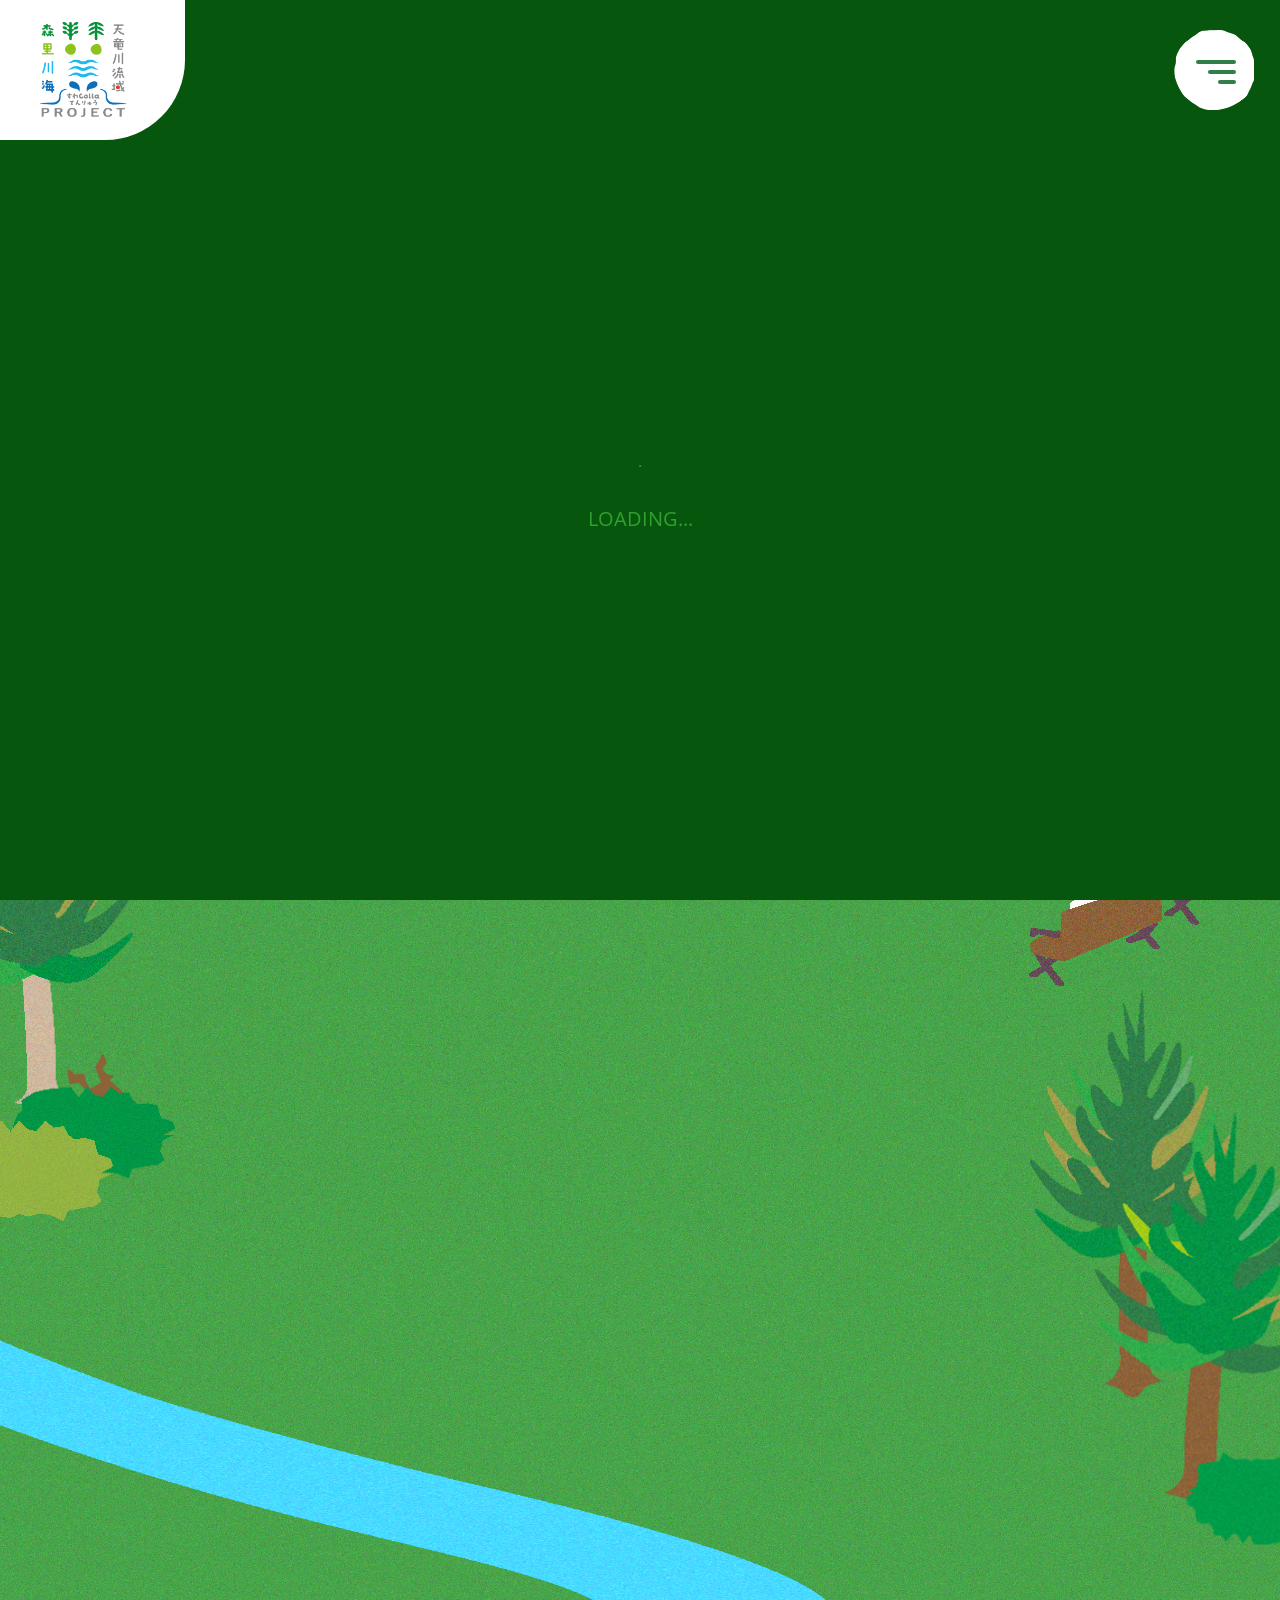
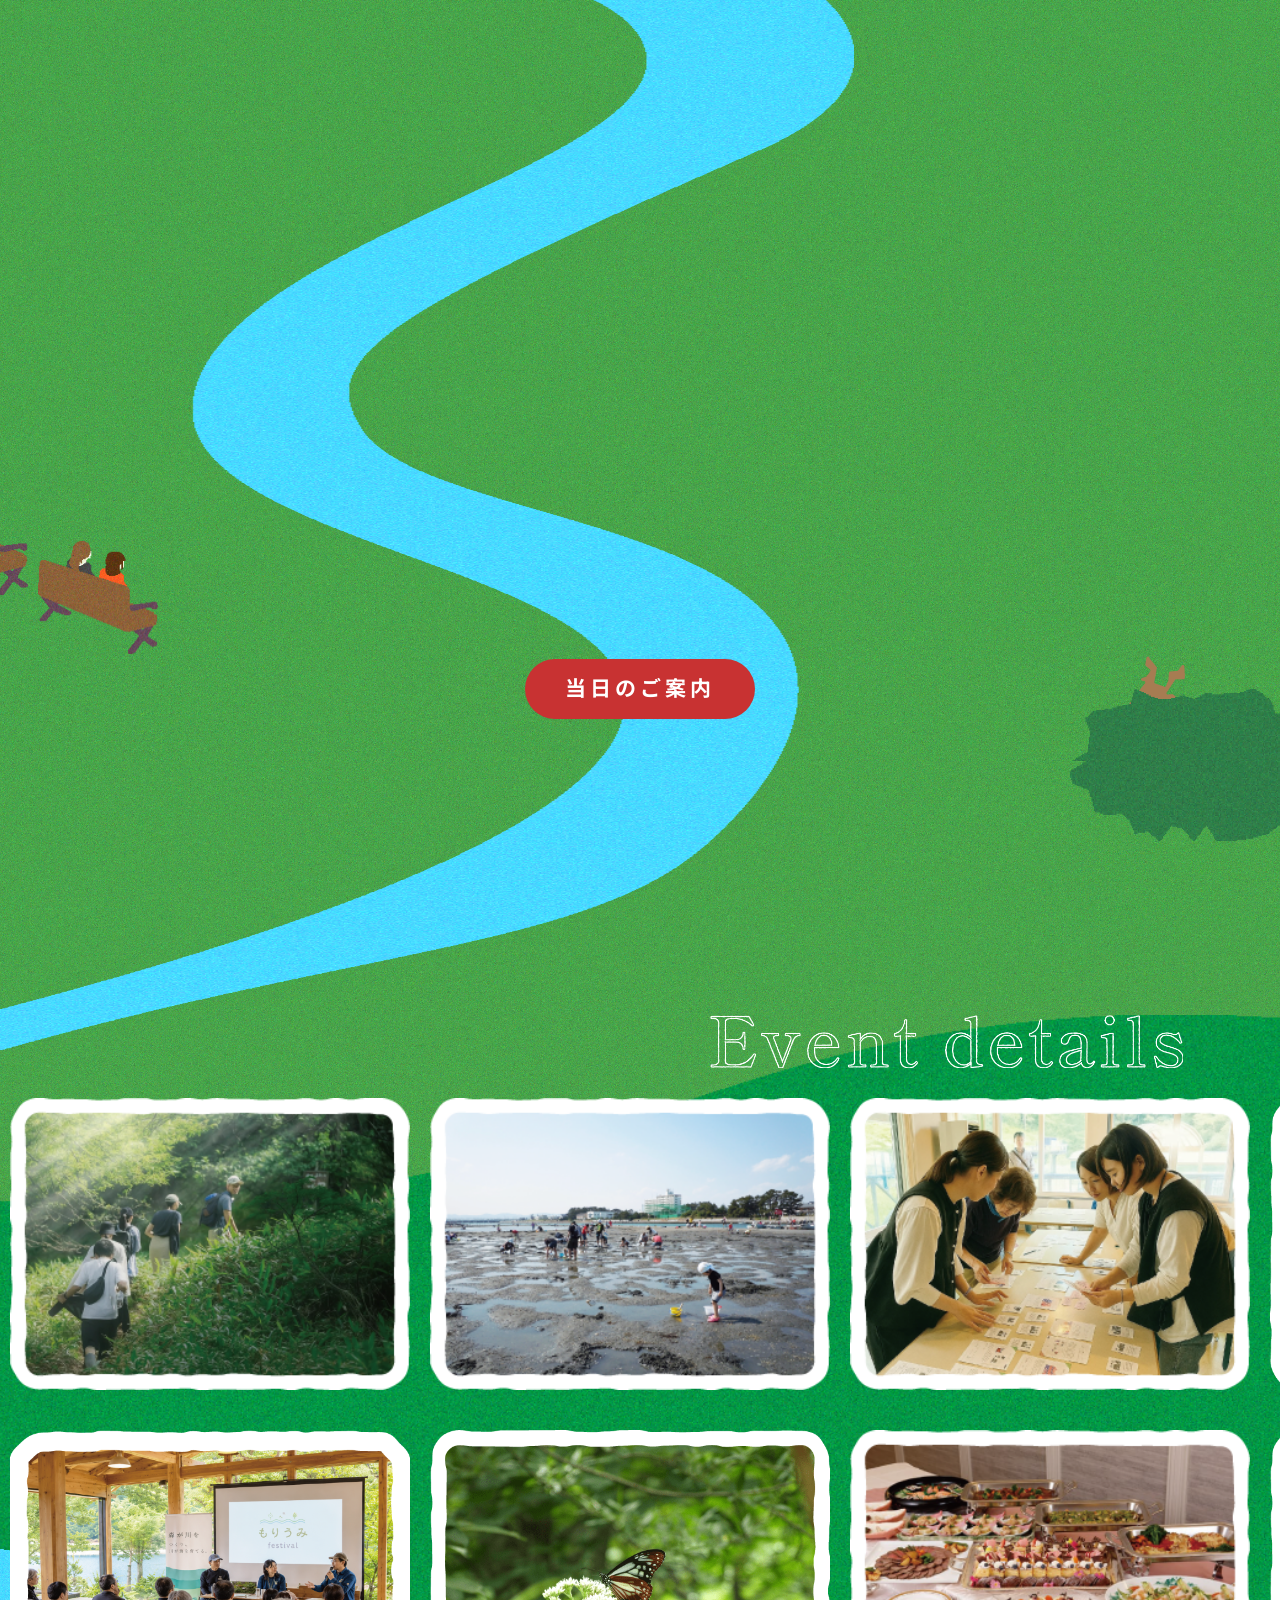
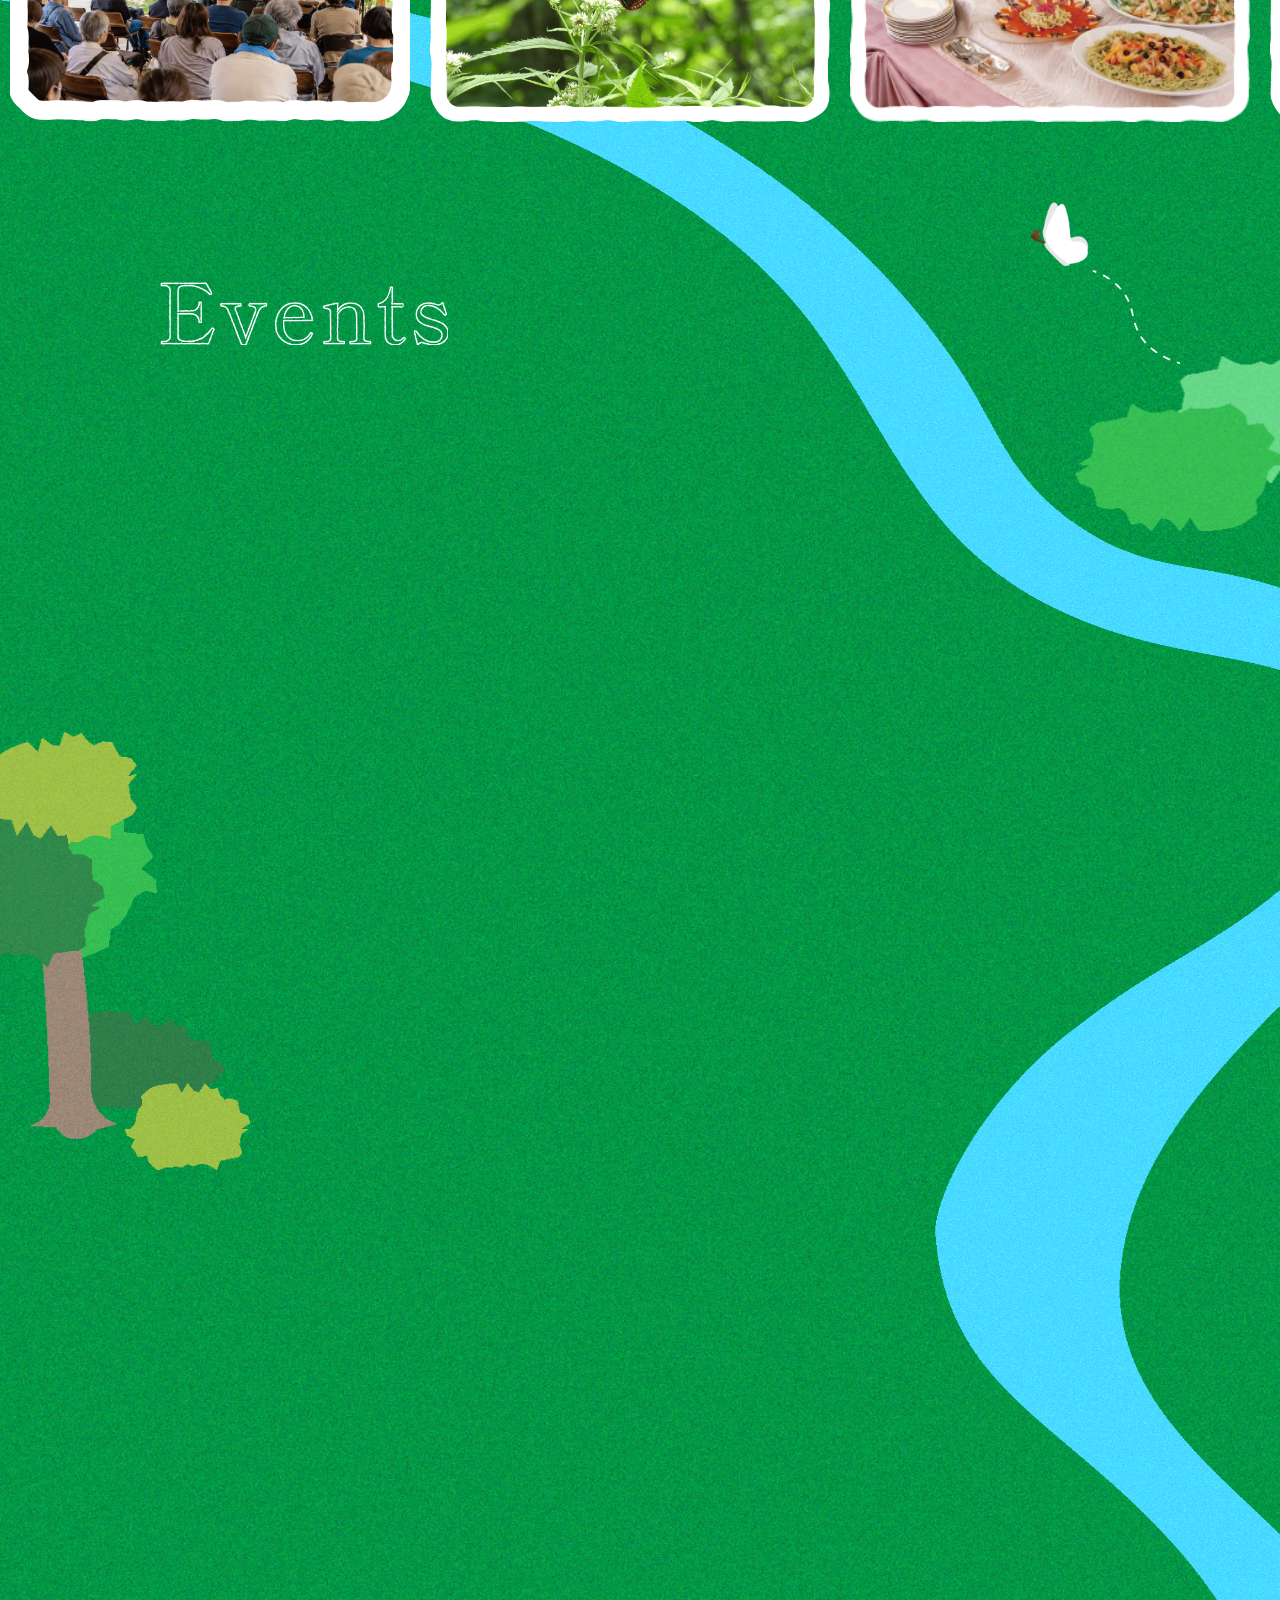
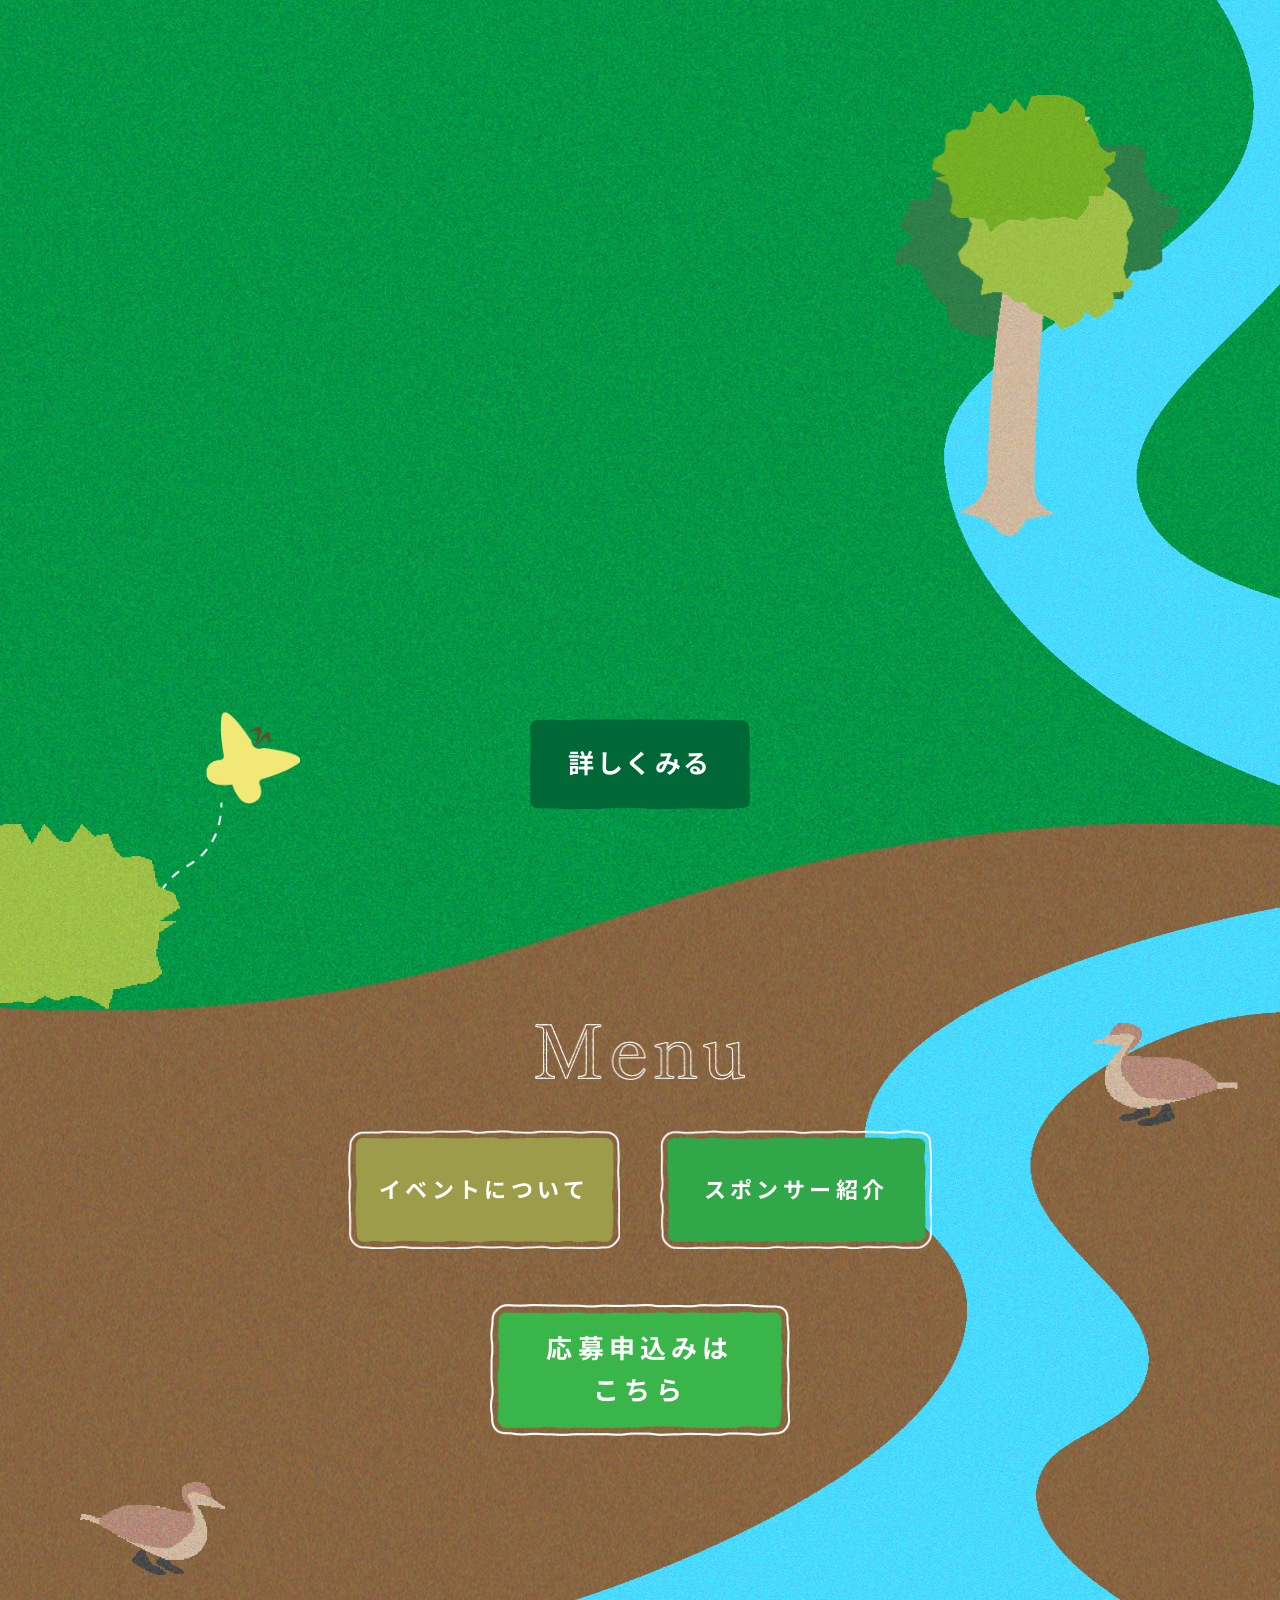
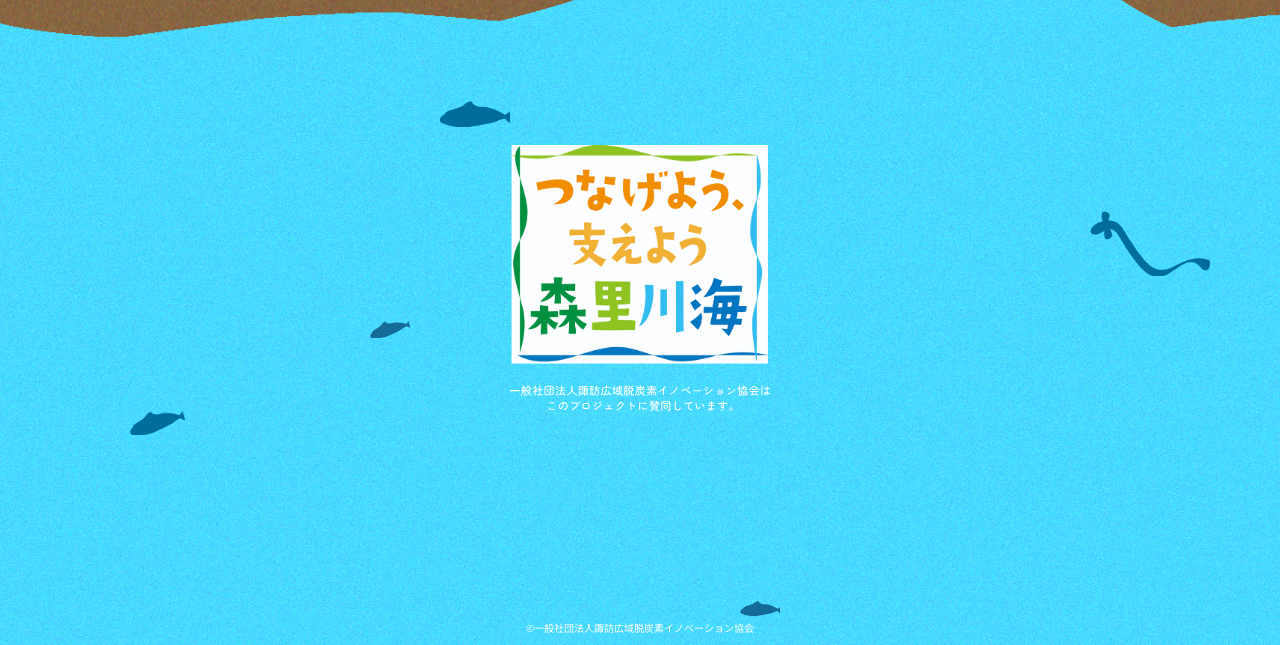
<file: index.html>
<!DOCTYPE html>
<html lang="ja">
  <head>
    <meta charset="UTF-8" />
    <meta name="viewport" content="width=device-width, initial-scale=1.0" />
    <link rel="icon" href="./img/top/favicon.png" type="image/png">
    <title>もりうみfestival｜森と海で遊び学ぶ2日間！</title>

    <meta
      name="description"
      content="私たちが日々接している天竜川には森を育んでくれている、里を守ってくれている、海を大切にしている誰かがいます。
森や里や川や海が実り豊で安全にふれあえる地域であり続けるために。
森の役割や海の恩恵、私たちがしらない森と海のあれこれを一緒にたのしく学んでみませんか？"
    />

    <meta name="keywords" content="天竜川流域,もりうみぐらし,森川里海" />

    <!-- css -->
    <link rel="stylesheet" href="./css/destyle.css" />
    <link rel="stylesheet" href="./css/common.css" />
    <link rel="stylesheet" href="./css/home_style.css" />

    <!-- aos -->
    <link href="https://unpkg.com/aos@2.3.1/dist/aos.css" rel="stylesheet" />

    <!-- google font -->
    <link rel="preconnect" href="https://fonts.googleapis.com" />
    <link rel="preconnect" href="https://fonts.gstatic.com" crossorigin />
    <link
      href="https://fonts.googleapis.com/css2?family=Noto+Sans+JP:wght@100..900&family=Open+Sans:ital,wght@0,300..800;1,300..800&display=swap"
      rel="stylesheet"
    />

  </head>

  <body>
    <!-- loading -->
    <div id="loading-screen" class="loading-overlay">
      <div class="col-md-4">
        <h3 class="loading__txt">loading...</h3>
        <div id="loading7" class="loading"></div>
      </div>
    </div>

    <!-- header -->
    <header class="header">
      <div class="header__wrapper">
        <a class="header-logo__link" href="index.html">
          <h1 class="header-logo">
            <img
              class="header-logo__img"
              src="./img/top/header-logo.png"
              alt="天竜川流域 森里川海プロジェクト"
            />
          </h1>
        </a>

        <button
          class="ham-btn"
          id="js-burger-menu"
          aria-label="メニューを開く"
          type="button"
        >
          <span class="bar bar-top"></span>
          <span class="bar bar-middle"></span>
          <span class="bar bar-bottom"></span>
        </button>

        <nav class="navigation">
          <ul class="navigation__list">
            <li class="navigation__list-item">
              <a class="navigation__link" href="index.html"> トップ </a>
            </li>

            <li class="navigation__list-item">
              <a class="navigation__link" href="event.html">
                イベントについて
              </a>
            </li>

            <li class="navigation__list-item">
              <a class="navigation__link" href="sponsor.html">
                スポンサー紹介
              </a>
            </li>

            <li class="navigation__list-item">
              <a
                class="navigation__link"
                href="https://peatix.com/event/5148029"
                target="_blank"
                rel="noopener noreferrer"
              >
                お申込み
              </a>
            </li>
          </ul>
        </nav>
      </div>
    </header>

    <main>
      <div class="green__bg">
        <!-- main visual -->
        <div class="main-visual">
          <div class="banner_150">
            <img src="./img/top/banner_150.png" alt="長野県150周年記念事業" />
          </div>
        </div>

        <!-- sponsor
        <h3 class="partner">スペシャルパートナー</h3>

        <div class="sponsor">
          <div class="sponsor-logo">
            <img
              class="sponsor-logo__img"
              src="./img/sponsor/epson-logo_white.svg"
              alt="EPSON"
            />
          </div>
        </div>-->

        <!-- overview -->
        <section class="top-overview">
          <!-- 背景装飾 -->
          <img
            class="top-overview__bg-left1-1"
            src="./img/top/image0-left.png"
            alt=""
          />

          <img
            class="top-overview__bg-left1"
            src="./img/top/image1-left.png"
            alt=""
          />

          <img
            class="top-overview__bg-left2"
            src="./img/top/image4-left-benth.png"
            alt=""
          />

          <img
            class="top-overview__bg-right-bench"
            src="./img/top/image2-right-bench.png"
            alt=""
          />

          <img
            class="top-overview__right-grass1"
            src="./img/top/image5-right.png"
            alt=""
          />

          <img
            class="top-overview__right-grass"
            src="./img/top/image6_overview-right.png"
            alt=""
          />

          <img
            class="top-overview__bg-right-tree"
            src="./img/top/image3-right.png"
            alt=""
          />

          <!-- overviewの内容 -->
          <div class="top-overview__wrapper" data-aos="fade-up">
            <img
              class="top-overview__title--img"
              src="./img/top/overview.png"
              alt=""
            />

            <img
              class="top-overview__subtitle--img1"
              src="./img/top/morigurashi-festival.png"
              alt="もりうみfestival"
            />

            <img
              class="top-overview__subtitle--img2"
              src="./img/top/overvier-copy.png"
              alt="森と海で遊び学ぶ2日間。"
            />

            <h2 class="catch">
              <span>「みずうみ」</span>で学ぶ、<br />
              わたしたちの責任と役割
            </h2>

            <ul class="event_gaiyo">
              <li>
                <h3>1日目</h3>
                10月17<span>(土)</span>
                13:00 〜 20:00
              </li>

              <li>
                <h3>2日目</h3>
                10月18<span>(日)</span>
                8:30 〜 16:30
              </li>

              <li>
                <h3>場所</h3>
                長野県諏訪郡
                <span> (ホテル紅や・下諏訪町・いずみ湖・諏訪湖周辺 他) </span>
              </li>

              <li>
                <h3>対象</h3>
                10歳以上
              </li>
            </ul>

            <p>
              第3回もりうみfestivalは、天竜川のみなもとである「みずうみ」のある諏訪湖地域で開催します。<br />
              森林環境が海洋環境に与える影響を学び森流域のつながりとその意味を体験を通して考えます。<br />
              「もり」から始まる活動が「うみ」へつながることを知り、私たち一人ひとりの責任と役割を一緒に見つめてみませんか？
            </p>
          </div>
        </section>
        <!--当日のご案内BT-->
  
        <div class="instagram">
          <div class="instagram-mark">

            <!--当日のご案内BT-->
        <a href="./schedule.html" class="schedule-btn">

          当日のご案内
        
        </a>

          
          </div>

        
        </div>
      </div>

      <div class="deep-green__bg">
        <!-- event details -->
        <section class="event-details">
          <h2 class="event-details__title">
            <img
              class="event-details__title-img"
              src="./img/top/event-datails.png"
              alt="EVENT DETAILS"
            />
          </h2>

          <div class="event-details__wrapper">
            <!-- スライダー上段 -->
            <ul class="event-details__top-row">
              <li class="event-details__slide-left">
                <img
                  class="event-details__img"
                  src="./img/top-event/image1.png"
                  alt=""
                />
              </li>

              <li class="event-details__slide-left">
                <img
                  class="event-details__img"
                  src="./img/top-event/image2.png"
                  alt=""
                />
              </li>

              <li class="event-details__slide-left">
                <img
                  class="event-details__img"
                  src="./img/top-event/image3.png"
                  alt=""
                />
              </li>

              <li class="event-details__slide-left">
                <img
                  class="event-details__img"
                  src="./img/top-event/image4.png"
                  alt=""
                />
              </li>

              <li class="event-details__slide-left">
                <img
                  class="event-details__img"
                  src="./img/top-event/image5.png"
                  alt=""
                />
              </li>

              <!-- ループ用 -->
              <li class="event-details__slide-left">
                <img
                  class="event-details__img"
                  src="./img/top-event/image1.png"
                  alt=""
                />
              </li>

              <li class="event-details__slide-left">
                <img
                  class="event-details__img"
                  src="./img/top-event/image2.png"
                  alt=""
                />
              </li>

              <li class="event-details__slide-left">
                <img
                  class="event-details__img"
                  src="./img/top-event/image3.png"
                  alt=""
                />
              </li>

              <li class="event-details__slide-left">
                <img
                  class="event-details__img"
                  src="./img/top-event/image4.png"
                  alt=""
                />
              </li>
            </ul>

            <!-- スライダー下段 -->
            <ul class="event-details__bottom-row">
              <li class="event-details__slide-right">
                <img
                  class="event-details__img"
                  src="./img/top-event/image6.png"
                  alt=""
                />
              </li>

              <li class="event-details__slide-right">
                <img
                  class="event-details__img"
                  src="./img/top-event/image7.png"
                  alt=""
                />
              </li>

              <li class="event-details__slide-right">
                <img
                  class="event-details__img"
                  src="./img/top-event/image8.png"
                  alt=""
                />
              </li>

              <li class="event-details__slide-right">
                <img
                  class="event-details__img"
                  src="./img/top-event/image9.png"
                  alt=""
                />
              </li>

              <li class="event-details__slide-right">
                <img
                  class="event-details__img"
                  src="./img/top-event/image10.png"
                  alt=""
                />
              </li>

              <!-- ループ用 -->
              <li class="event-details__slide-right">
                <img
                  class="event-details__img"
                  src="./img/top-event/image6.png"
                  alt=""
                />
              </li>

              <li class="event-details__slide-right">
                <img
                  class="event-details__img"
                  src="./img/top-event/image7.png"
                  alt=""
                />
              </li>

              <li class="event-details__slide-right">
                <img
                  class="event-details__img"
                  src="./img/top-event/image8.png"
                  alt=""
                />
              </li>

              <li class="event-details__slide-right">
                <img
                  class="event-details__img"
                  src="./img/top-event/image9.png"
                  alt=""
                />
              </li>
            </ul>
          </div>
        </section>

        <!-- event -->
        <section class="event">
          <!-- 背景装飾 -->
          <img
            class="event__top-Butterfly"
            src="./img/top/image7_event-rght.png"
            alt=""
          />

          <img
            class="event__bg-right"
            src="./img/top-event/event-bg-right-image8.png"
            alt=""
          />

          <img
            class="event__bg-left"
            src="./img/top/image9-event-left.png"
            alt=""
          />

          <img
            class="event__bg-right2"
            src="./img/top/image10-event-right.png"
            alt=""
          />

          <img
            class="event__bottom-butterfly"
            src="./img/top/image11_menu-left.png"
            alt=""
          />

          <div class="event__wrapper">
            <h2 class="event-title">
              <img src="./img/top-event/events.png" class="event-title__img"
              alt="EVENT" />
            </h2>

            <!-- 体験1 -->
            <div class="experience experience-left" data-aos="fade-left">
              <div class="experience__container">
                <h3 class="experience__container--heading">
                  <img
                    class="heading__underbar"
                    src="./img/top-event/taiken1.png"
                    alt="体験1"
                  />
                </h3>

                <h4 class="experience__container--title">森の伐倒体験</h4>

                <p class="experience__container--text">
                  下諏訪町いずみ湖の森で、実際の伐倒を体験。森林に触れながら、森の役割や自然環境について学びます。
                </p>
              </div>

              <img
                class="experience__img"
                src="./img/top-event/taikenn-img1.png"
                alt=""
              />
            </div>

            <!-- 体験2 -->
            <div class="experience experience-right" data-aos="fade-right">
              <div class="experience__container">
                <h3 class="experience__container--heading">
                  <img
                    class="heading__underbar"
                    src="./img/top-event/taiken2.png"
                    alt="体験2"
                  />
                </h3>

                <h4 class="experience__container--title">
                  諏訪湖アクティビティ
                </h4>

                <p class="experience__container--text">
                  諏訪湖でカヤックやヒシ刈りを体験。湖の環境に直接触れながら、自然環境と資源循環について学びます。
                </p>
              </div>

              <img
                class="experience__img"
                src="./img/top-event/image11.png"
                alt=""
              />
            </div>

            <!-- 体験3 -->
            <div class="experience experience-left" data-aos="fade-left">
              <div class="experience__container">
                <h3 class="experience__container--heading">
                  <img
                    class="heading__underbar"
                    src="./img/top-event/taiken3.png"
                    alt="体験3"
                  />
                </h3>

                <h4 class="experience__container--title">
                  諏訪湖・釜口水門視察ツアー
                </h4>

                <p class="experience__container--text">
                  諏訪湖を遊覧し、釜口水門を巡るバスツアーを実施。諏訪湖と天竜川のつながりや資源循環について学びます。
                </p>
              </div>

              <img
                class="experience__img"
                src="./img/top-event/image12.png"
                alt=""
              />
            </div>

            <!-- 体験4 -->
            <div class="experience experience-right" data-aos="fade-right">
              <div class="experience__container">
                <h3 class="experience__container--heading">
                  <img
                    class="heading__underbar"
                    src="./img/top-event/taiken4.png"
                    alt="体験4"
                  />
                </h3>

                <h4 class="experience__container--title">脱炭素カードゲーム</h4>

                <p class="experience__container--text">
                  カードゲームを通して脱炭素について楽しく学ぶ体験型プログラム。参加者同士で考えながら、持続可能な未来への理解を深めます。
                </p>
              </div>

              <img
                class="experience__img"
                src="./img/top-event/taikenn-img4.png"
                alt=""
              />
            </div>

            <!-- 体験5 -->
            <div class="experience experience-left" data-aos="fade-left">
              <div class="experience__container">
                <h3 class="experience__container--heading">
                  <img
                    class="heading__underbar"
                    src="./img/top-event/taiken5.png"
                    alt="体験5"
                  />
                </h3>

                <h4 class="experience__container--title">
                  WaterScopeフォーラム
                </h4>

                <p class="experience__container--text">
                  「気候変動と治水」「フェーズフリー」「流域循環共生圏」をテーマに、これからの地域と水環境について考えるフォーラムです。
                </p>
                <div class="download-wrap">
                  <a href="./pdf/waterscoop.pdf" download class="download-btn">
                    資料はこちら
                    <svg
                      width="20"
                      height="20"
                      viewBox="0 0 24 24"
                      fill="none"
                      stroke="currentColor"
                      stroke-width="2"
                      stroke-linecap="round"
                      stroke-linejoin="round"
                      aria-hidden="true"
                    >
                      <path d="M12 3v12"></path>
                      <path d="m7 10 5 5 5-5"></path>
                      <path d="M5 21h14"></path>
                    </svg>
                  </a>
                </div>

              </div>

              <img
                class="experience__img"
                src="./img/top-event/image6.png"
                alt=""
              />
            </div>

            <a href="event.html" class="experience__btn">
              <span class="experience__btn-text"> 詳しくみる </span>
            </a>
          </div>
        </section>
      </div>

      <!-- menu -->
      <div class="brown__bg">
        <section class="menu">
          <div class="menu__wrapper">
            <!-- 背景装飾 -->
            <img
              class="menu__bg-left2"
              src="./img/top/image12-event-bottom-left.png"
              alt=""
            />

            <img
              class="menu__bg-right"
              src="./img/top/image13-menu-right.png"
              alt=""
            />

            <img
              class="menu__bg-left"
              src="./img/top/image14-menu-left.png"
              alt=""
            />

            <h2 class="menu-title">
              <img
                class="menu-title__img"
                src="./img/top/menu.png"
                alt="MENU"
              />
            </h2>

            <ul class="menu-list">
              <li class="menu__list-item menu-event">
                <a href="event.html"> イベントについて </a>
              </li>

              <li class="menu__list-item menu-sponsor">
                <a href="sponsor.html"> スポンサー紹介 </a>
              </li>

              <li class="menu__list-item menu-contact">
                <a
                  href="https://peatix.com/event/5148029"
                  target="_blank"
                  rel="noopener noreferrer"
                >
                  応募申込みは<br />
                  こちら
                </a>
              </li>
            </ul>
          </div>
        </section>
      </div>
    </main>

    <!-- footer -->
    <footer class="footer">
      <div class="footer__wrapper">
        <button id="js-pageTop" class="return-btn" type="button">
          <img
            class="return-btn__img"
            src="./img/top/top-botan.png"
            alt="ページ上部へ戻る"
          />
        </button>

        <div class="footer-logo">
          <img
            class="footer-logo__img"
            src="./img/top/footer-logo.svg"
            alt="つなげよう、支えよう 森里川海"
          />
        </div>

        <a
          id="js-cta"
          class="footer-cta"
          href="https://peatix.com/event/5148029"
          target="_blank"
          rel="noopener noreferrer"
        >
          <img
            class="footer-cta__img"
            src="./img/top/cta-2_end.png"
            alt="お申し込みページへ"
          />
        </a>
      </div>

      <p class="copyright">
        &copy;一般社団法人諏訪広域脱炭素イノベーション協会
      </p>

      <div class="footer-fish">
        <img
          class="footer-fish__img14"
          src="./img/top/footer-fish14.png"
          alt=""
        />

        <img
          class="footer-fish__img15"
          src="./img/top/footer-fish15.png"
          alt=""
        />

        <img
          class="footer-fish__img16"
          src="./img/top/footer-fish16.png"
          alt=""
        />

        <img
          class="footer-fish__img17"
          src="./img/top/footer-fish17.png"
          alt=""
        />

        <img
          class="footer-fish__img18"
          src="./img/top/footer-fish18.png"
          alt=""
        />
      </div>
    </footer>

    <!-- aos-CDN -->
    <script src="https://unpkg.com/aos@2.3.1/dist/aos.js"></script>

    <!-- jquery-CDN -->
    <script
      src="https://code.jquery.com/jquery-3.7.1.min.js"
      integrity="sha256-/JqT3SQfawRcv/BIHPThkBvs0OEvtFFmqPF/lYI/Cxo="
      crossorigin="anonymous"
    ></script>

    <!-- 自分のサイト用のJS -->
    <script src="./js/main.js"></script>
    <script src="./js/index.js"></script>

    <script>
      AOS.init({
        offset: 100,
        delay: 700,
        duration: 2000,
        easing: "ease-out",
        anchorPlacement: "bottom-top",
        once: false,
      });
    </script>
  </body>
</html>
</file>
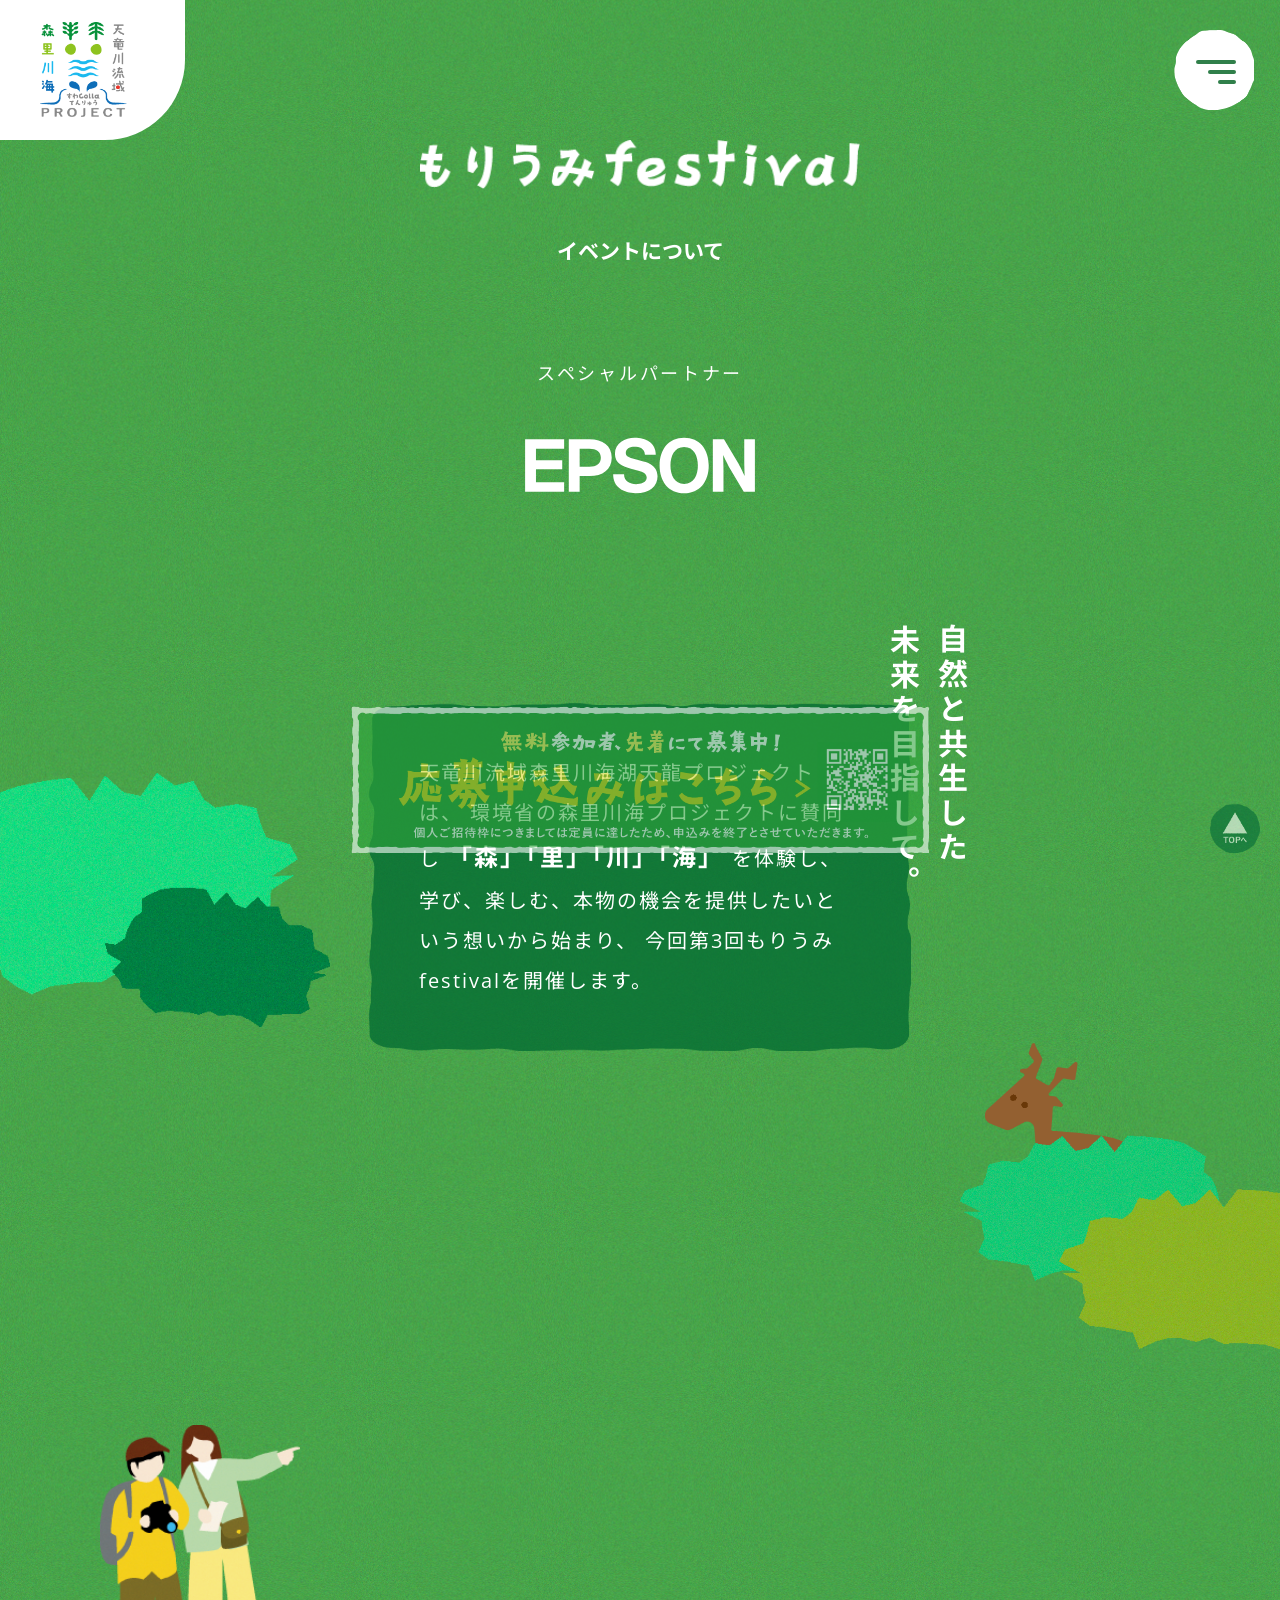
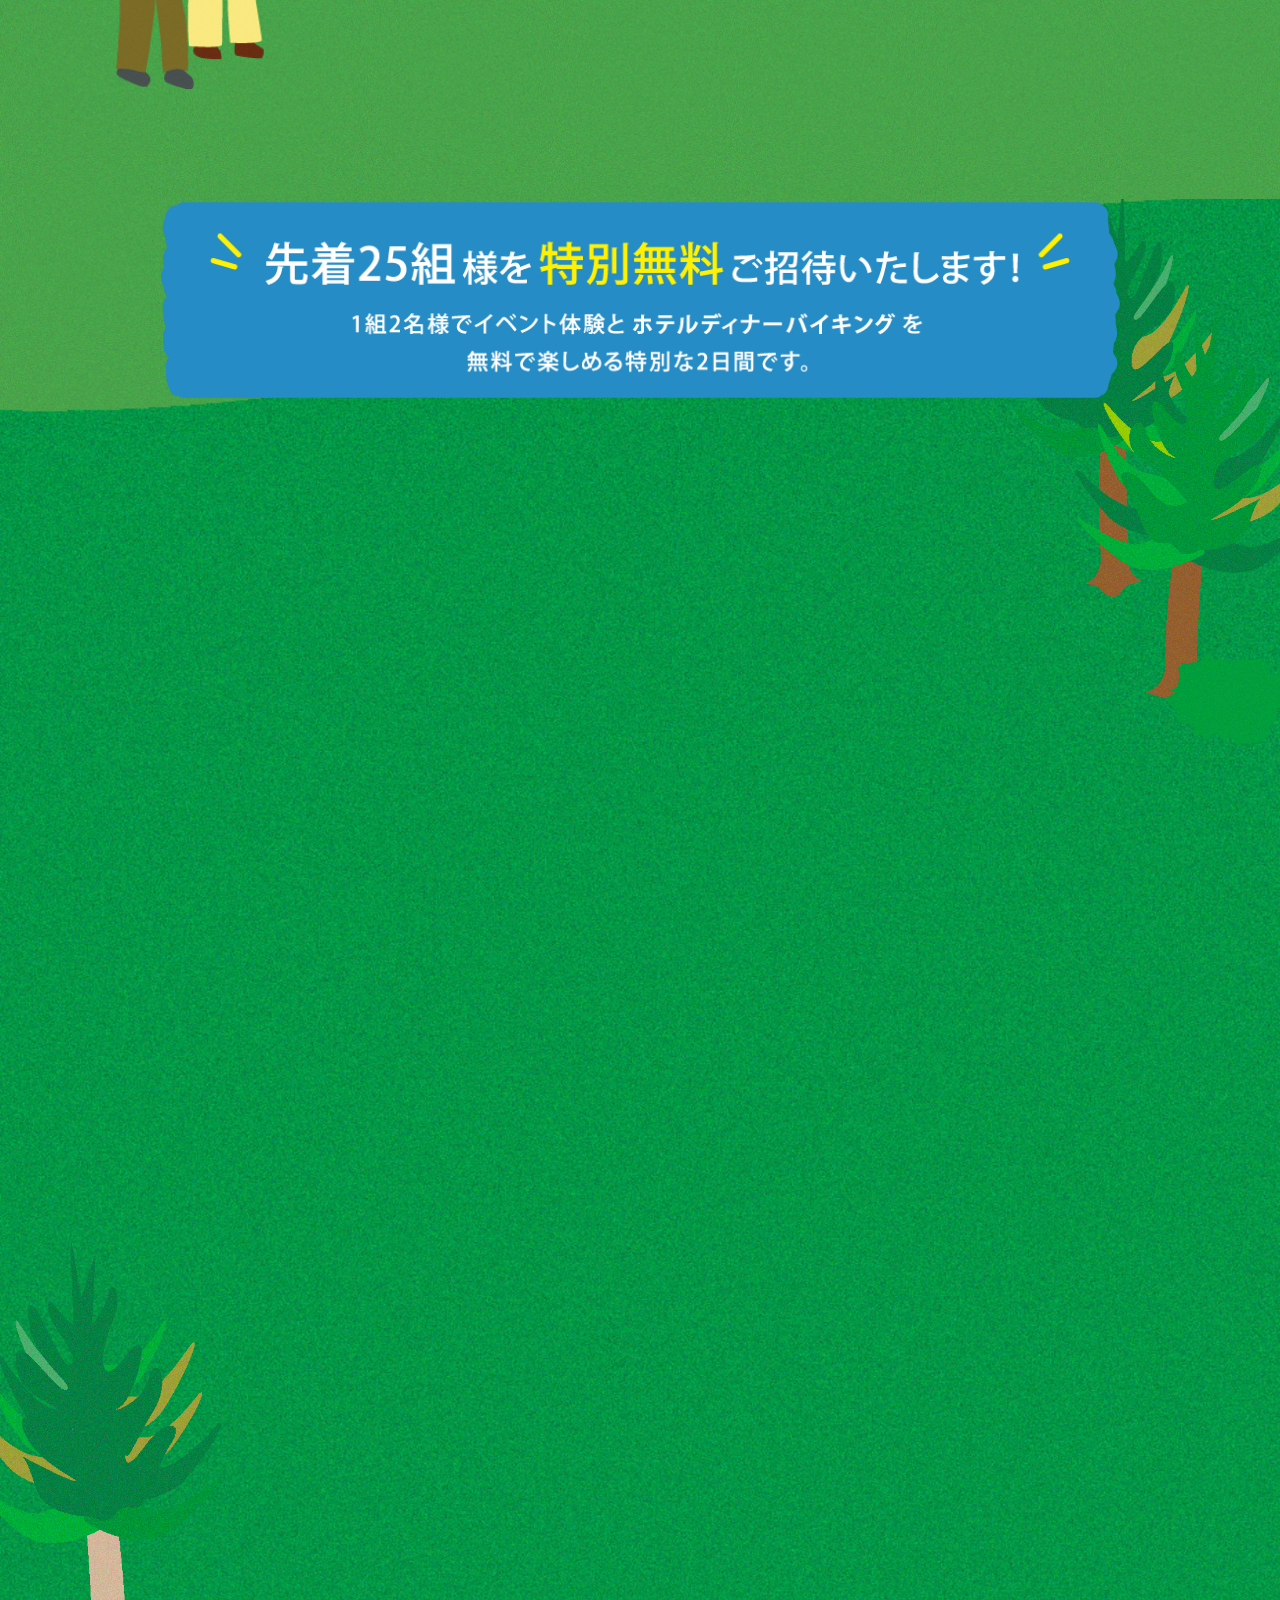
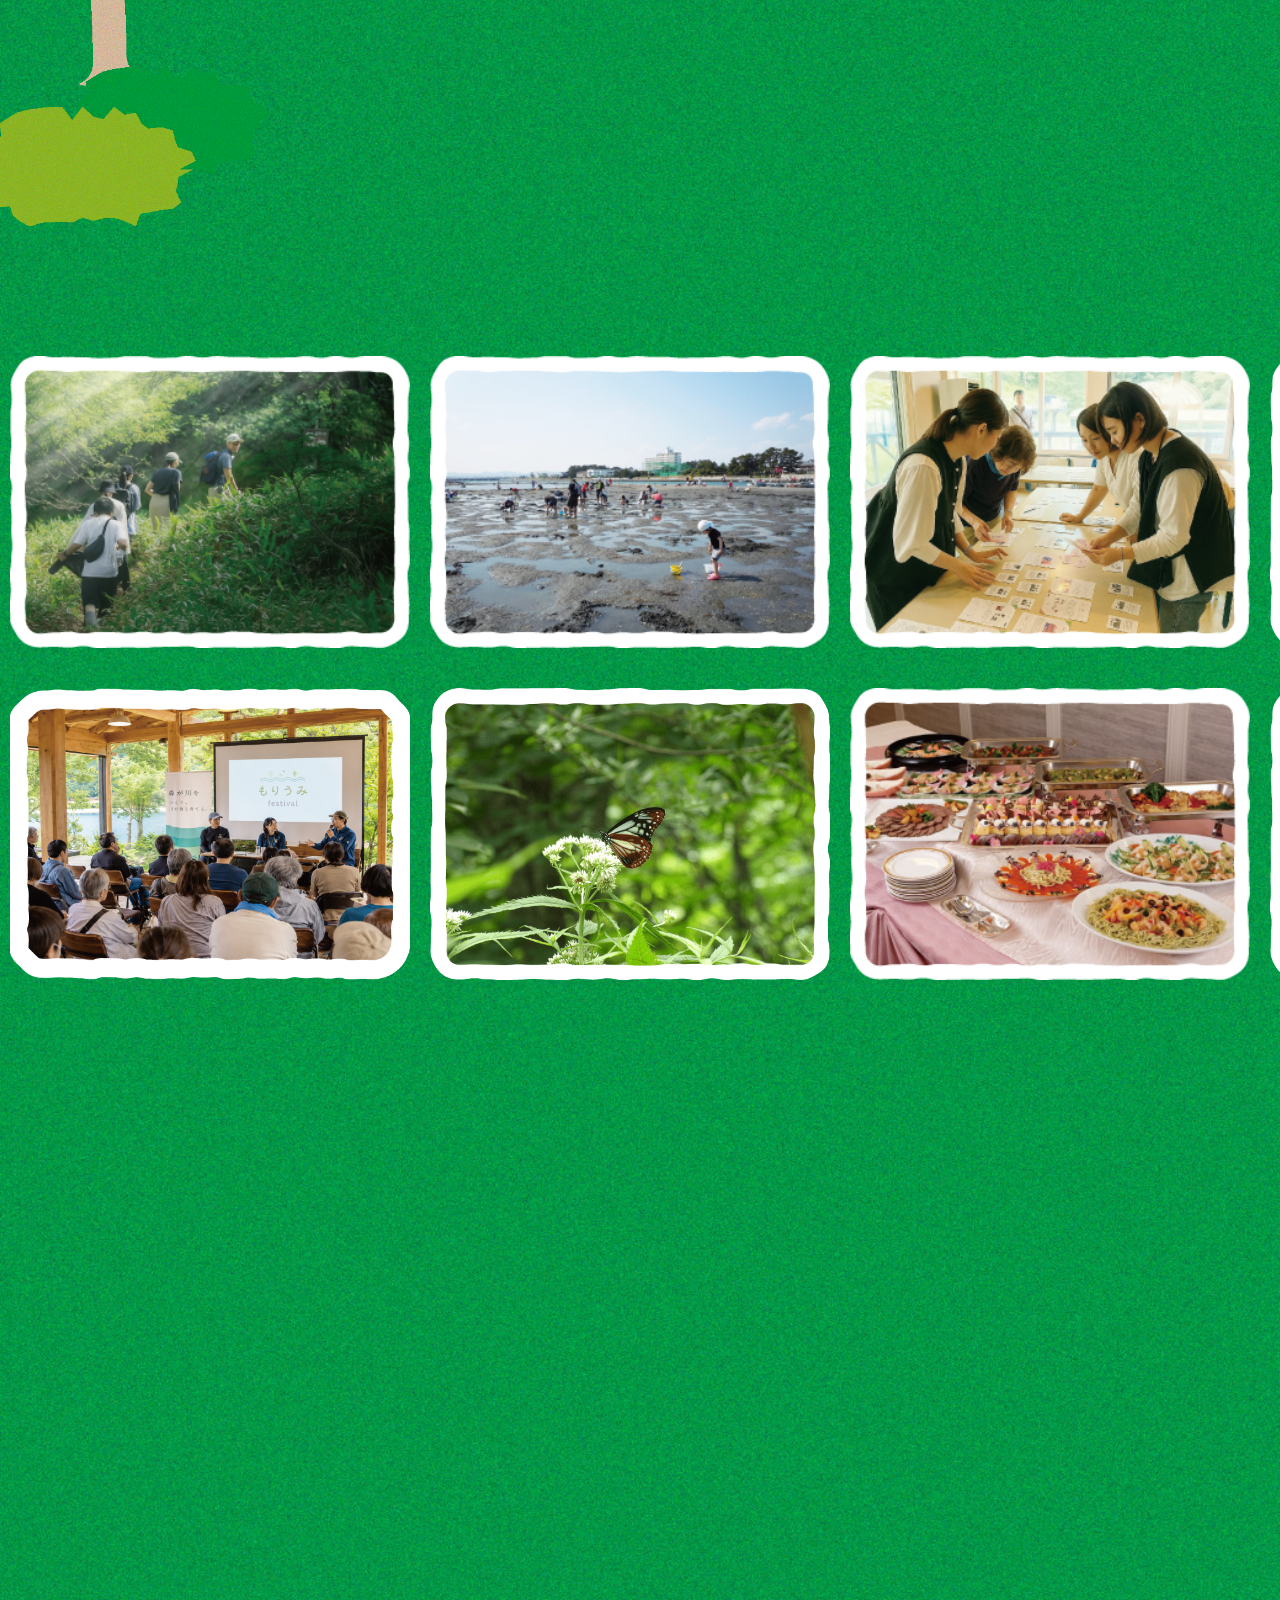
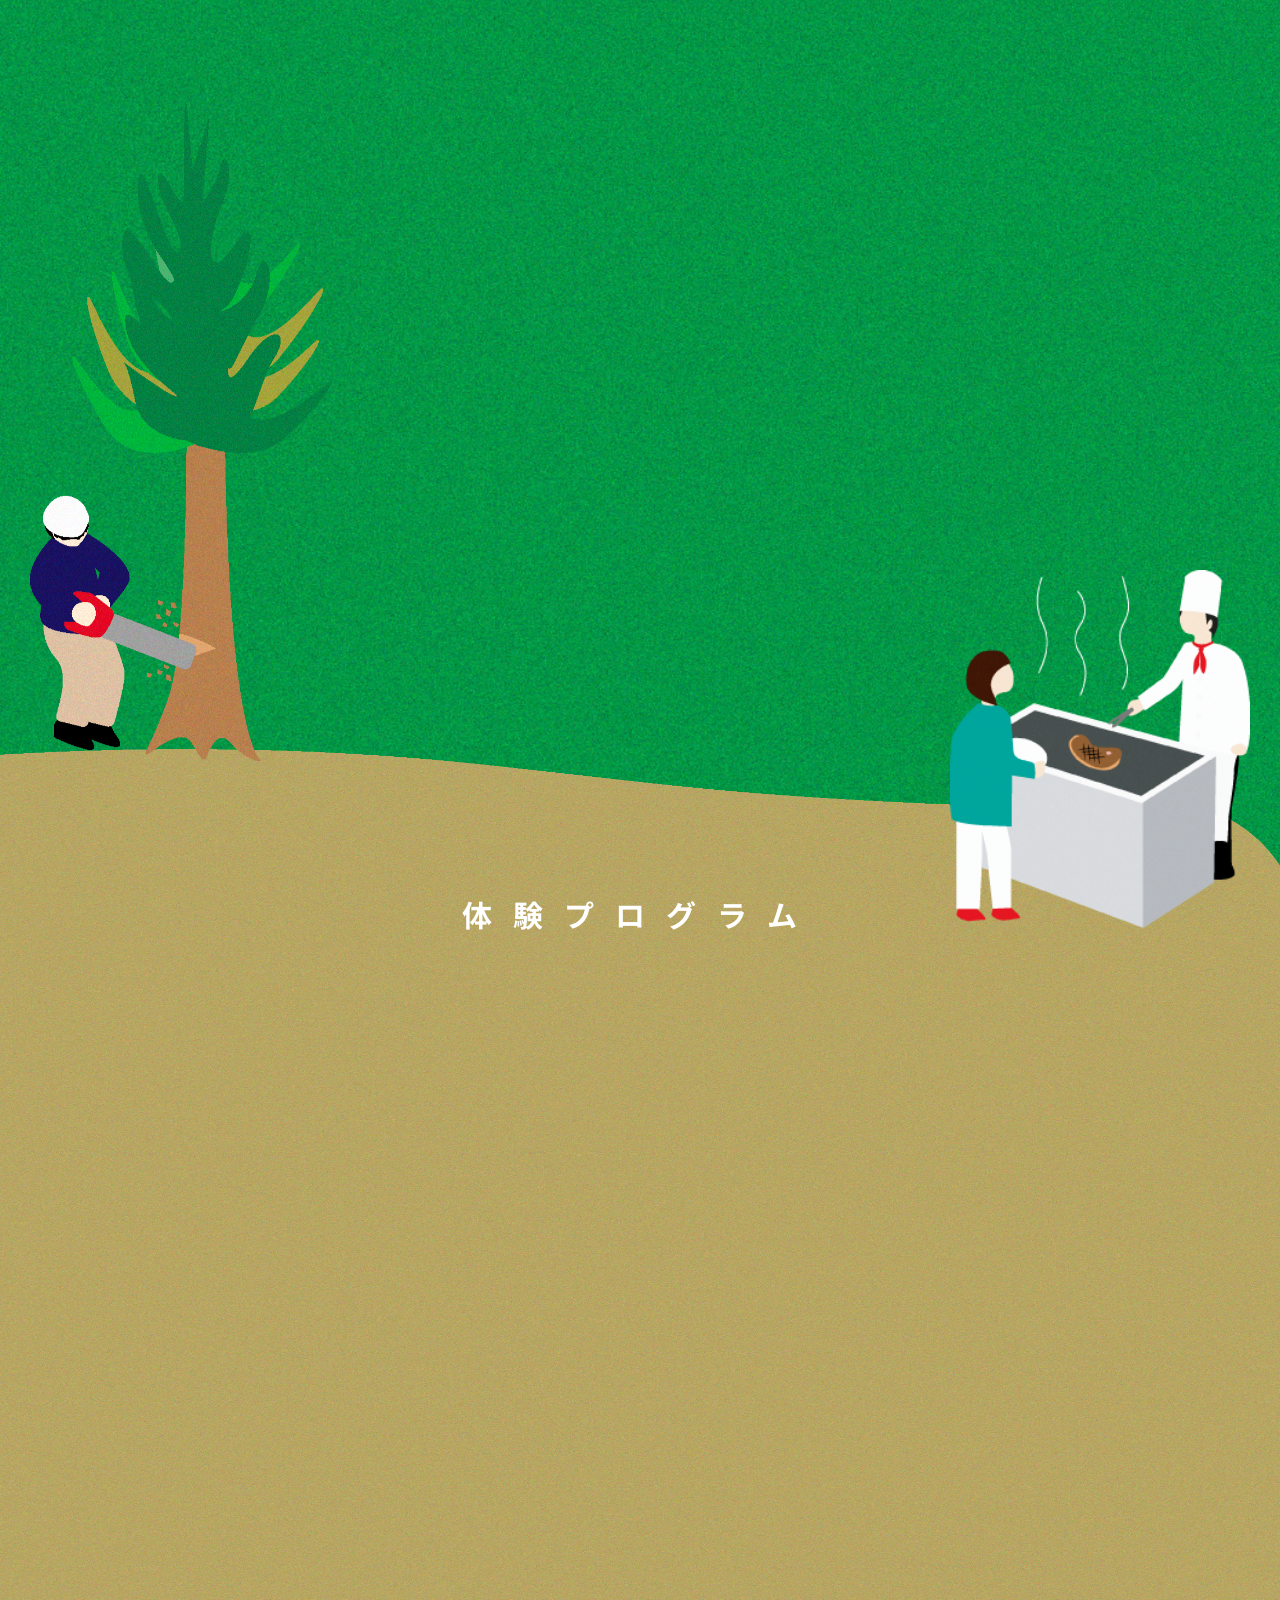
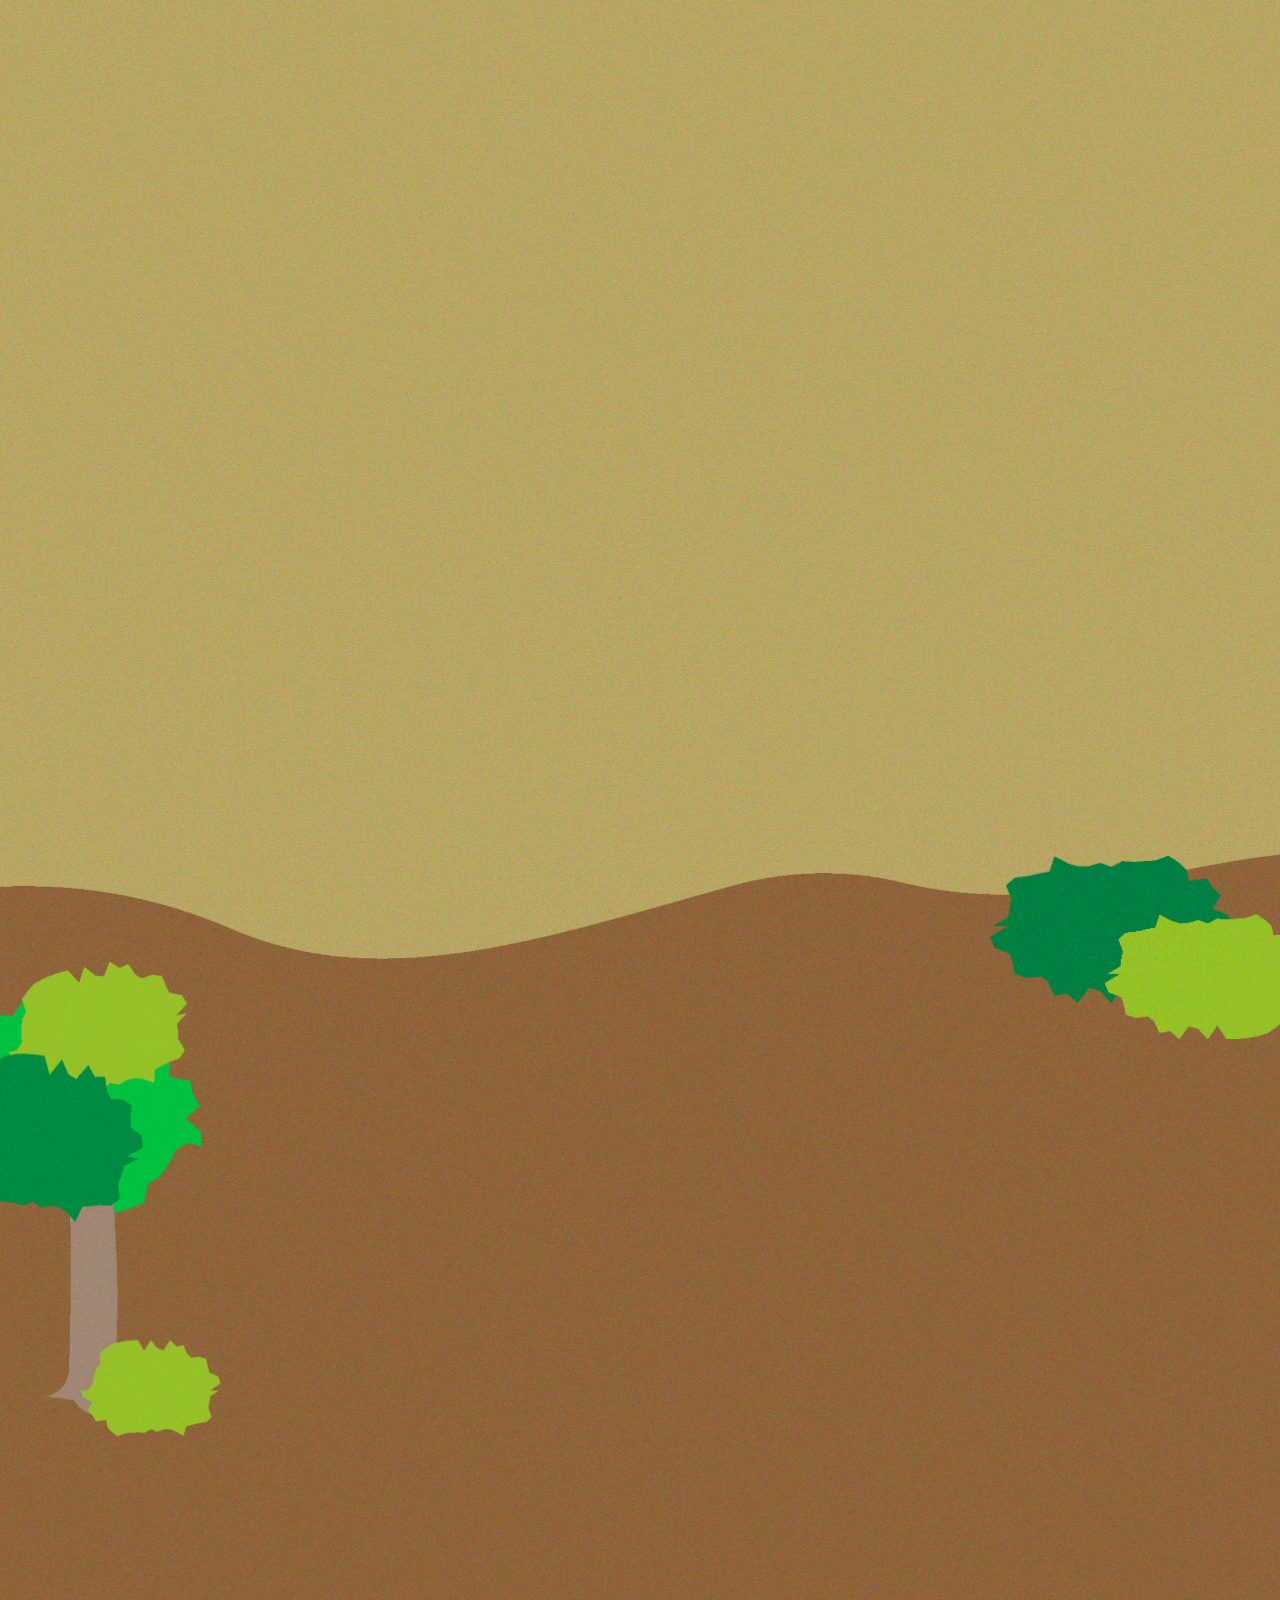
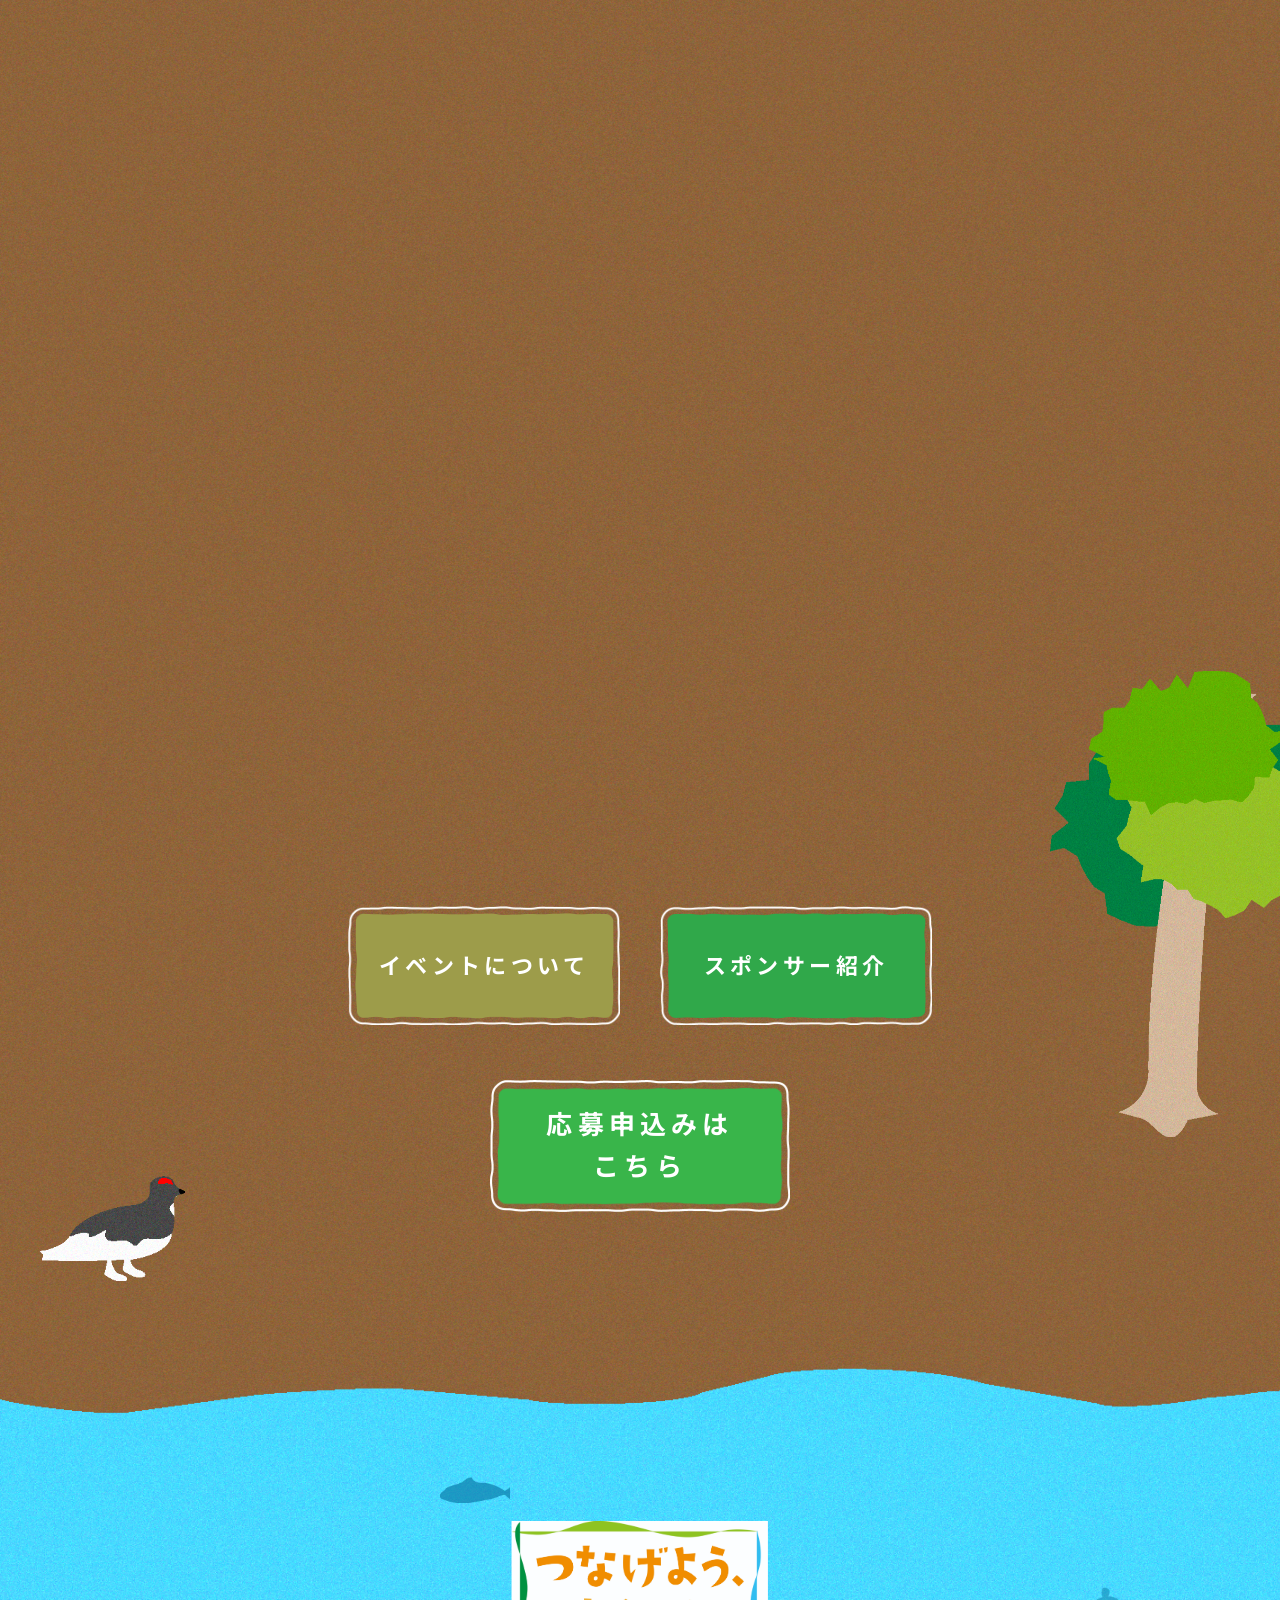
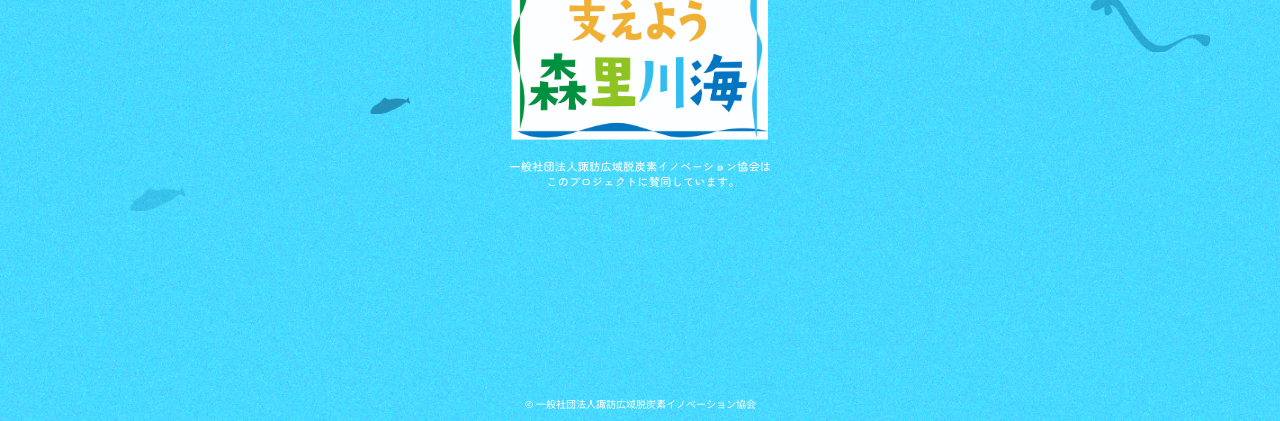
<file: event.html>
<!DOCTYPE html>
<html lang="ja">
  <head>
    <meta charset="UTF-8" />
    <meta name="viewport" content="width=device-width, initial-scale=1.0" />
    <link rel="icon" href="./img/top/favicon.png" type="image/png">
    <title>
      第3回もりうみfestival｜「みずうみ」で学ぶ、わたしたちの責任と役割
    </title>

    <meta
      name="description"
      content="第3回もりうみfestivalを2026年10月17日・18日に諏訪湖周辺で開催します。森での伐倒体験、諏訪湖でのカヤック・ヒシ刈り、諏訪湖遊覧・釜口水門視察、脱炭素ゲーム、Water Scope Japanフォーラムなど、体験を通して森・里・川・海のつながりを学ぶ2日間です。"
    />

    <meta
      name="keywords"
      content="天竜川流域,もりうみfestival,森里川海,諏訪湖,脱炭素,ゼロカーボン"
    />

    <!-- css -->
    <link rel="stylesheet" href="./css/destyle.css" />
    <link rel="stylesheet" href="./css/common.css" />
    <link rel="stylesheet" href="./css/event-style.css" />

    <!-- aos -->
    <link href="https://unpkg.com/aos@2.3.1/dist/aos.css" rel="stylesheet" />

    <!-- google font -->
    <link rel="preconnect" href="https://fonts.googleapis.com" />
    <link rel="preconnect" href="https://fonts.gstatic.com" crossorigin />

    <link
      href="https://fonts.googleapis.com/css2?family=Noto+Sans+JP:wght@100..900&family=Open+Sans:ital,wght@0,300..800;1,300..800&display=swap"
      rel="stylesheet"
    />
  </head>

  <body>
    <!-- ==================================================
  HEADER
  =================================================== -->
    <header class="header">
      <div class="header__wrapper">
        <a class="header-logo__link" href="index.html">
          <h1 class="header-logo">
            <img
              class="header-logo__img"
              src="./img/top/header-logo.png"
              alt="天竜川流域 森里川海プロジェクト"
            />
          </h1>
        </a>

        <button
          class="ham-btn"
          id="js-burger-menu"
          type="button"
          aria-label="メニューを開く"
        >
          <span class="bar bar-top"></span>
          <span class="bar bar-middle"></span>
          <span class="bar bar-bottom"></span>
        </button>

        <nav class="navigation">
          <ul class="navigation__list">
            <li class="navigation__list-item">
              <a class="navigation__link" href="index.html"> トップ </a>
            </li>

            <li class="navigation__list-item">
              <a class="navigation__link" href="event.html">
                イベントについて
              </a>
            </li>

            <li class="navigation__list-item">
              <a class="navigation__link" href="sponsor.html">
                スポンサー紹介
              </a>
            </li>

            <li class="navigation__list-item">
              <a
                class="navigation__link"
                href="https://peatix.com/event/5148029"
                target="_blank"
                rel="noopener noreferrer"
              >
                お申込み
              </a>
            </li>
          </ul>
        </nav>
      </div>
    </header>

    <!-- ==================================================
  MAIN
  =================================================== -->
    <main>
      <!-- ==================================================
    GREEN AREA
    =================================================== -->
      <div class="green__bg">
        <!-- EVENT TOP -->
        <section class="event-top">
          <h2 class="event-top__title">
            <img
              class="event-top__title--img"
              src="./img/top/morigurashi-festival.png"
              alt="もりぐらしfestival"
            />
          </h2>

          <h2 class="event-top__subtitle">イベントについて</h2>

          <h3 class="partner">スペシャルパートナー</h3>

          <div class="sponsor">
            <div class="sponsor-logo">
              <img
                class="sponsor-logo__img"
                src="./img/sponsor/epson-logo_white.svg"
                alt="EPSON"
              />
            </div>
          </div>
        </section>

        <!-- ==================================================
      PURPOSE
      =================================================== -->
        <section class="purpose">
          <img
            class="purpose__left-top"
            src="./img/event/purpose_left1.png"
            alt=""
          />

          <img
            class="purpose__right-top"
            src="./img/event/purpose_right1.png"
            alt=""
          />

          <img
            class="purpose__left-bottom"
            src="./img/event/purpose_left2.png"
            alt=""
          />

          <div class="purpose__wrapper">
            <article class="purpose__top" data-aos="fade-up">
              <p class="purpose__text">
                天竜川流域森里川海湖天龍プロジェクトは、
                環境省の森里川海プロジェクトに賛同し

                <span class="weight_bold"> 「森」「里」「川」「海」 </span>
                を体験し、学び、楽しむ、本物の機会を提供したいという想いから始まり、
                今回第3回もりうみfestivalを開催します。
              </p>

              <h3 class="purpose__top-comment">
                自然と共生した<br />
                未来を目指して。
              </h3>
            </article>

            <div class="purpose__middle" data-aos="fade-up">
              <p class="purpose__text purpose__middle--text">
                もりうみfestivalは体験型の学習機会であり、
                私たちが大切にすることは気候変動対応最前線の現場で活躍している人と出会い、
                生の声を聞き、観て感じて、実際の作業をすることを通して
                本物に触れる機会が重要だと考えています。
              </p>
            </div>

            <div class="purpose__bottom" data-aos="fade-up">
              <p class="purpose__text purpose__bottom--text">
                第3回もりうみfestivalは、
                天竜川の源流である諏訪湖周辺を舞台に開催します。
                森や湖での体験を通して、

                <span class="weight_bold"> 森・里・川・海 </span>

                のつながりと、その環境を未来へつなぐための
                私たちの責任と役割について考えます。
              </p>
            </div>

            <!-- modal button 
            <button
              class="openModal purpose-document"
              data-pdf="./pdf/第3回もりうみフェス_パンフレット_統合版.pdf" target="_blank"
              type="button"
            >
              資料はこちら
            </button>-->

            <!-- modal -->
            <div id="modal" class="modal">
              <div class="modal-content">
                <button class="close" type="button" aria-label="閉じる">
                  &times;
                </button>

                <iframe
                  id="pdfViewer"
                  class="pdf-viewer"
                  title="イベント資料"
                ></iframe>
              </div>
            </div>
          </div>
        </section>
      </div>

      <!-- ==================================================
    DEEP GREEN AREA
    =================================================== -->
      <div class="deep-green__bg">
        <!-- ==================================================
      PLAN
      =================================================== -->
        <section class="plan">
          <!-- decoration -->
          <img
            class="plan__bg-right"
            src="./img/event/bg_plan-right.png"
            alt=""
          />

          <img
            class="plan__bg-left"
            src="./img/event/bg_plan-left.png"
            alt=""
          />

          <!-- banner -->
          <img
            class="plan__banner"
            src="./img/event/banner1.png"
            alt="抽選40組様を特別無料ご招待。一組2名様でイベント体験とホテルディナーバイキングが無料で楽しめる特別な2日間。"
          />

          <div class="plan__wrapper" data-aos="fade-up">
            <h2 class="event_title">イベントについて</h2>

            <ul class="event_gaiyo">
              <li>
                <h3>1日目</h3>
                10月17<span>(土)</span> 13:00 〜 20:00
              </li>
              <li>
                <h3>2日目</h3>
                10月18 <span>(日)</span> 8:30 〜 16:30
              </li>
              <li>
                <h3>場所</h3>
                長野県諏訪郡
                <span>( ホテル紅や・下諏訪町・いずみ湖・諏訪湖周辺　他)</span>
              </li>
              <li>
                <h3>対象</h3>
                10歳以上
              </li>
            </ul>

            <p class="plan-text">
              第3回もりうみfestivalは、 天竜川の源流である諏訪湖地域を舞台に、

              <span class="weight_bold"> 「森・里・川・海」 </span>

              のつながりを体験しながら学ぶイベントです。

              <br /><br />

              1日目は下諏訪町いずみ湖周辺で伐倒体験を実施。
              森林環境に直接触れながら、 森の役割や自然環境について学びます。

              <br /><br />

              2日目の午前は、
              諏訪湖でのカヤック・ヒシ刈り・資源循環を学ぶプログラムと、
              諏訪湖遊覧・釜口水門を巡るバスツアーなどの
              プログラムから選択して参加します。

              <br /><br />

              午後は、 カードゲームを通して脱炭素について楽しく学ぶ
              「脱炭素ゲーム」と、
              「気候変動と治水」「フェーズフリー」「流域循環共生圏」
              をテーマにしたWater Scope Japanフォーラムから 選択して参加します。

              <br /><br />

              体験して、学んで、楽しみながら、
              自然環境と私たちの暮らしのつながり、
              そして未来のために一人ひとりが担う責任と役割について考える2日間です。
            </p>
          </div>
        </section>

        <!-- ==================================================
      IMAGE SLIDER
      =================================================== -->
        <div class="images-slide">
          <!-- top row -->
          <ul class="images-slide__top-row">
            <li class="images-slide__left">
              <img
                class="images-slide__img"
                src="./img/top-event/image1.png"
                alt=""
              />
            </li>

            <li class="images-slide__left">
              <img
                class="images-slide__img"
                src="./img/top-event/image2.png"
                alt=""
              />
            </li>

            <li class="images-slide__left">
              <img
                class="images-slide__img"
                src="./img/top-event/image3.png"
                alt=""
              />
            </li>

            <li class="images-slide__left">
              <img
                class="images-slide__img"
                src="./img/top-event/image4.png"
                alt=""
              />
            </li>

            <li class="images-slide__left">
              <img
                class="images-slide__img"
                src="./img/top-event/image5.png"
                alt=""
              />
            </li>

            <!-- loop duplication -->

            <li class="images-slide__left" aria-hidden="true">
              <img
                class="images-slide__img"
                src="./img/top-event/image1.png"
                alt=""
              />
            </li>

            <li class="images-slide__left" aria-hidden="true">
              <img
                class="images-slide__img"
                src="./img/top-event/image2.png"
                alt=""
              />
            </li>

            <li class="images-slide__left" aria-hidden="true">
              <img
                class="images-slide__img"
                src="./img/top-event/image3.png"
                alt=""
              />
            </li>

            <li class="images-slide__left" aria-hidden="true">
              <img
                class="images-slide__img"
                src="./img/top-event/image4.png"
                alt=""
              />
            </li>

            <li class="images-slide__left" aria-hidden="true">
              <img
                class="images-slide__img"
                src="./img/top-event/image5.png"
                alt=""
              />
            </li>
          </ul>

          <!-- bottom row -->
          <ul class="images-slide__bottom-row">
            <li class="images-slide__right">
              <img
                class="images-slide__img"
                src="./img/top-event/image6.png"
                alt=""
              />
            </li>

            <li class="images-slide__right">
              <img
                class="images-slide__img"
                src="./img/top-event/image7.png"
                alt="鳥居の向こうに沈む夕日"
              />
            </li>

            <li class="images-slide__right">
              <img
                class="images-slide__img"
                src="./img/top-event/image8.png"
                alt=""
              />
            </li>

            <li class="images-slide__right">
              <img
                class="images-slide__img"
                src="./img/top-event/image9.png"
                alt=""
              />
            </li>

            <li class="images-slide__right">
              <img
                class="images-slide__img"
                src="./img/top-event/image10.png"
                alt=""
              />
            </li>

            <!-- loop duplication -->

            <li class="images-slide__right" aria-hidden="true">
              <img
                class="images-slide__img"
                src="./img/top-event/image6.png"
                alt=""
              />
            </li>

            <li class="images-slide__right" aria-hidden="true">
              <img
                class="images-slide__img"
                src="./img/top-event/image7.png"
                alt=""
              />
            </li>

            <li class="images-slide__right" aria-hidden="true">
              <img
                class="images-slide__img"
                src="./img/top-event/image8.png"
                alt=""
              />
            </li>

            <li class="images-slide__right" aria-hidden="true">
              <img
                class="images-slide__img"
                src="./img/top-event/image9.png"
                alt=""
              />
            </li>

            <li class="images-slide__right" aria-hidden="true">
              <img
                class="images-slide__img"
                src="./img/top-event/image10.png"
                alt=""
              />
            </li>
          </ul>
        </div>

        <!-- ==================================================
      SCHEDULE
      =================================================== -->
        <div class="schedule">
          <div class="schedule__wrapper" data-aos="fade-up">
            <img
              class="schedule__img"
              src="./img/event/schedule.png"
              alt="イベントスケジュール"
            />
          </div>
        </div>
      </div>
      <!-- /deep-green__bg -->

      <!-- ==================================================
    COURSE AREA
    =================================================== -->
      <div class="thin-brown__bg">
        <!-- decoration -->

        <img
          class="course__bg-left"
          src="./img/event/course__bg-left.png"
          alt=""
        />

        <img
          class="course__bg-right"
          src="./img/event/course__bg-right.png"
          alt=""
        />

        <section class="course">
          <div class="course__wrapper">
            <h2 class="event__section-title course__title">体験プログラム</h2>

            <div class="course__container">
              <!-- A -->
              <section class="course__contents">
                <img
                  class="course__contents--img"
                  src="./img/top-event/taikenn-img1.png"
                  alt="森での伐倒体験"
                />

                <h3 class="course__contents--title">Ａ.森の伐倒体験</h3>

                <p class="course__contents--subtitle">森を体験し、森を知る</p>

                <p class="course__contents--text">
                  下諏訪町いずみ湖周辺の森で伐倒体験を行います。
                  実際の森林環境に触れながら、
                  森の役割や自然環境について学びます。
                </p>
              </section>

              <!-- B -->
              <section class="course__contents course__contents--bg1">
                <img
                  class="course__contents--img"
                  src="./img/top-event/image11.png"
                  alt="諏訪湖アクティビティ"
                />

                <h3 class="course__contents--title">Ｂ.諏訪湖アクティビティ</h3>

                <p class="course__contents--text">
                  諏訪湖でカヤックやヒシ刈りを体験します。
                  湖の環境に直接触れながら、
                  自然環境と資源循環について学びます。
                </p>
              </section>

              <!-- C -->
              <section class="course__contents course__contents--bg2">
                <img
                  class="course__contents--img"
                  src="./img/top-event/image12.png"
                  alt="諏訪湖と水環境"
                />

                <h3 class="course__contents--title">
                  Ｃ.諏訪湖・釜口水門<br />
                  視察ツアー
                </h3>

                <p class="course__contents--text">
                  諏訪湖を遊覧し、釜口水門を巡るバスツアーを実施。
                  諏訪湖と天竜川のつながりや資源循環について学びます。
                </p>
              </section>

              <!-- D -->
              <section class="course__contents course__contents--bg2">
                <img
                  class="course__contents--img"
                  src="./img/top-event/taikenn-img4.png"
                  alt="脱炭素ゲーム"
                />

                <h3 class="course__contents--title">D．脱炭素カードゲーム</h3>

                <p class="course__contents--text">
                  カードゲームを通して「脱炭素」について楽しく学ぶ
                  体験型プログラムです。 参加者同士で考えながら、
                  持続可能な未来への理解を深めます。
                </p>
              </section>

              <!-- E -->
              <section class="course__contents course__contents--bg2">
                <img
                  class="course__contents--img"
                  src="./img/top-event/image6.png"
                  alt="Water Scope Japanフォーラム"
                />

                <h3 class="course__contents--title">E.WaterScopeフォーラム</h3>

                <p class="course__contents--text">
                  「気候変動と治水」「フェーズフリー」
                  「流域循環共生圏」をテーマに、
                  これからの地域と水環境について学ぶフォーラムです。
                </p>
                <div class="download-wrap">
                  <a href="./pdf/waterscoop.pdf" target="_blank" class="download-btn">
                    資料はこちら
                    <svg
                      width="20"
                      height="20"
                      viewBox="0 0 24 24"
                      fill="none"
                      stroke="currentColor"
                      stroke-width="2"
                      stroke-linecap="round"
                      stroke-linejoin="round"
                      aria-hidden="true"
                    >
                      <path d="M12 3v12"></path>
                      <path d="m7 10 5 5 5-5"></path>
                      <path d="M5 21h14"></path>
                    </svg>
                  </a>
                </div>
               
              </section>
            </div>
          </div>

          <!-- preparation -->
          <section class="preparation">
            <div
              class="preparation__wrapper"
              data-aos="fade-zoom-in"
              data-aos-duration="5000"
            >
              <h4 class="preparation__title">コースの服装・持ち物について</h4>

              <p class="preparation__text">
                服装：動きやすい服装 / 運動靴 ｜ 持ち物：タオル / 水筒 / 雨具 /
                保険証の写し
              </p>

              <p class="preparation__text--sp">
                服装：動きやすい服装 / 運動靴
                <br />
                持ち物：タオル / 水筒 / 雨具 / 保険証の写し
              </p>
            </div>
          </section>
        </section>
      </div>

      <!-- ==================================================
    DEEP BROWN AREA
    =================================================== -->
      <div class="deep-brown__bg">
        <!-- DINNER -->
        <div class="area-map">
          <img
            class="area-map__bg-left"
            src="./img/event/map__bg-left.png"
            alt=""
          />

          <img
            class="area-map__bg-right"
            src="./img/event/map__bg-right.png"
            alt=""
          />

          <div class="area-map__wrapper" data-aos="fade-up">
            <h2 class="event__section-title area-map__title">
              イベント後はホテルディナーバイキングを
              <br class="area-map__sp-br" />
              お楽しみください
            </h2>

            <img
              class="area-map__img"
              src="./img/event/dinner.png"
              alt="ホテルのディナーバイキング"
            />
          </div>
        </div>

        <!-- MENU -->
        <nav class="menu">
          <div class="menu__wrapper">
            <img class="menu__bg-left" src="./img/event/image12.png" alt="" />

            <img
              class="menu__bg-right"
              src="./img/event/menu__bg-right.png"
              alt=""
            />

            <ul class="menu-list">
              <li class="menu__list-item menu-event">
                <a href="event.html"> イベントについて </a>
              </li>

              <li class="menu__list-item menu-sponsor">
                <a href="sponsor.html"> スポンサー紹介 </a>
              </li>

              <li class="menu__list-item menu-contact">
                <a href="https://peatix.com/event/5148029" target="_blank"
                  >応募申込みは<br />こちら</a
                >
              </li>
            </ul>
          </div>
        </nav>
      </div>
    </main>

    <!-- ==================================================
  FOOTER
  =================================================== -->
    <footer class="footer">
      <div class="footer__wrapper">
        <button
          id="js-pageTop"
          class="return-btn"
          type="button"
          aria-label="ページ上部へ戻る"
        >
          <img class="return-btn__img" src="./img/top/top-botan.png" alt="" />
        </button>

        <div class="footer-logo">
          <img
            class="footer-logo__img"
            src="./img/top/footer-logo.svg"
            alt="つなげよう、支えよう 森里川海"
          />
        </div>

        <a
          id="js-cta"
          class="footer-cta"
          href="https://peatix.com/event/5148029"
          target="_blank"
          rel="noopener noreferrer"
        >
          <img
            class="footer-cta__img"
            src="./img/top/cta-2_end.png"
            alt="イベントのお申込みはこちら"
          />
        </a>
      </div>

      <p class="copyright">
        &copy; 一般社団法人諏訪広域脱炭素イノベーション協会
      </p>

      <div class="footer-fish" aria-hidden="true">
        <img
          class="footer-fish__img14"
          src="./img/top/footer-fish14.png"
          alt=""
        />

        <img
          class="footer-fish__img15"
          src="./img/top/footer-fish15.png"
          alt=""
        />

        <img
          class="footer-fish__img16"
          src="./img/top/footer-fish16.png"
          alt=""
        />

        <img
          class="footer-fish__img17"
          src="./img/top/footer-fish17.png"
          alt=""
        />

        <img
          class="footer-fish__img18"
          src="./img/top/footer-fish18.png"
          alt=""
        />
      </div>
    </footer>

    <!-- ==================================================
  SCRIPT
  =================================================== -->

    <script src="https://unpkg.com/aos@2.3.1/dist/aos.js"></script>

    <script
      src="https://code.jquery.com/jquery-3.7.1.min.js"
      integrity="sha256-/JqT3SQfawRcv/BIHPThkBvs0OEvtFFmqPF/lYI/Cxo="
      crossorigin="anonymous"
    ></script>

    <script src="./js/main.js"></script>
    <script src="./js/event.js"></script>

    <script>
      AOS.init({
        offset: 100,
        delay: 0,
        duration: 2000,
        easing: "ease-out",
        anchorPlacement: "bottom-top",
        once: false,
      });
    </script>
  </body>
</html>
</file>
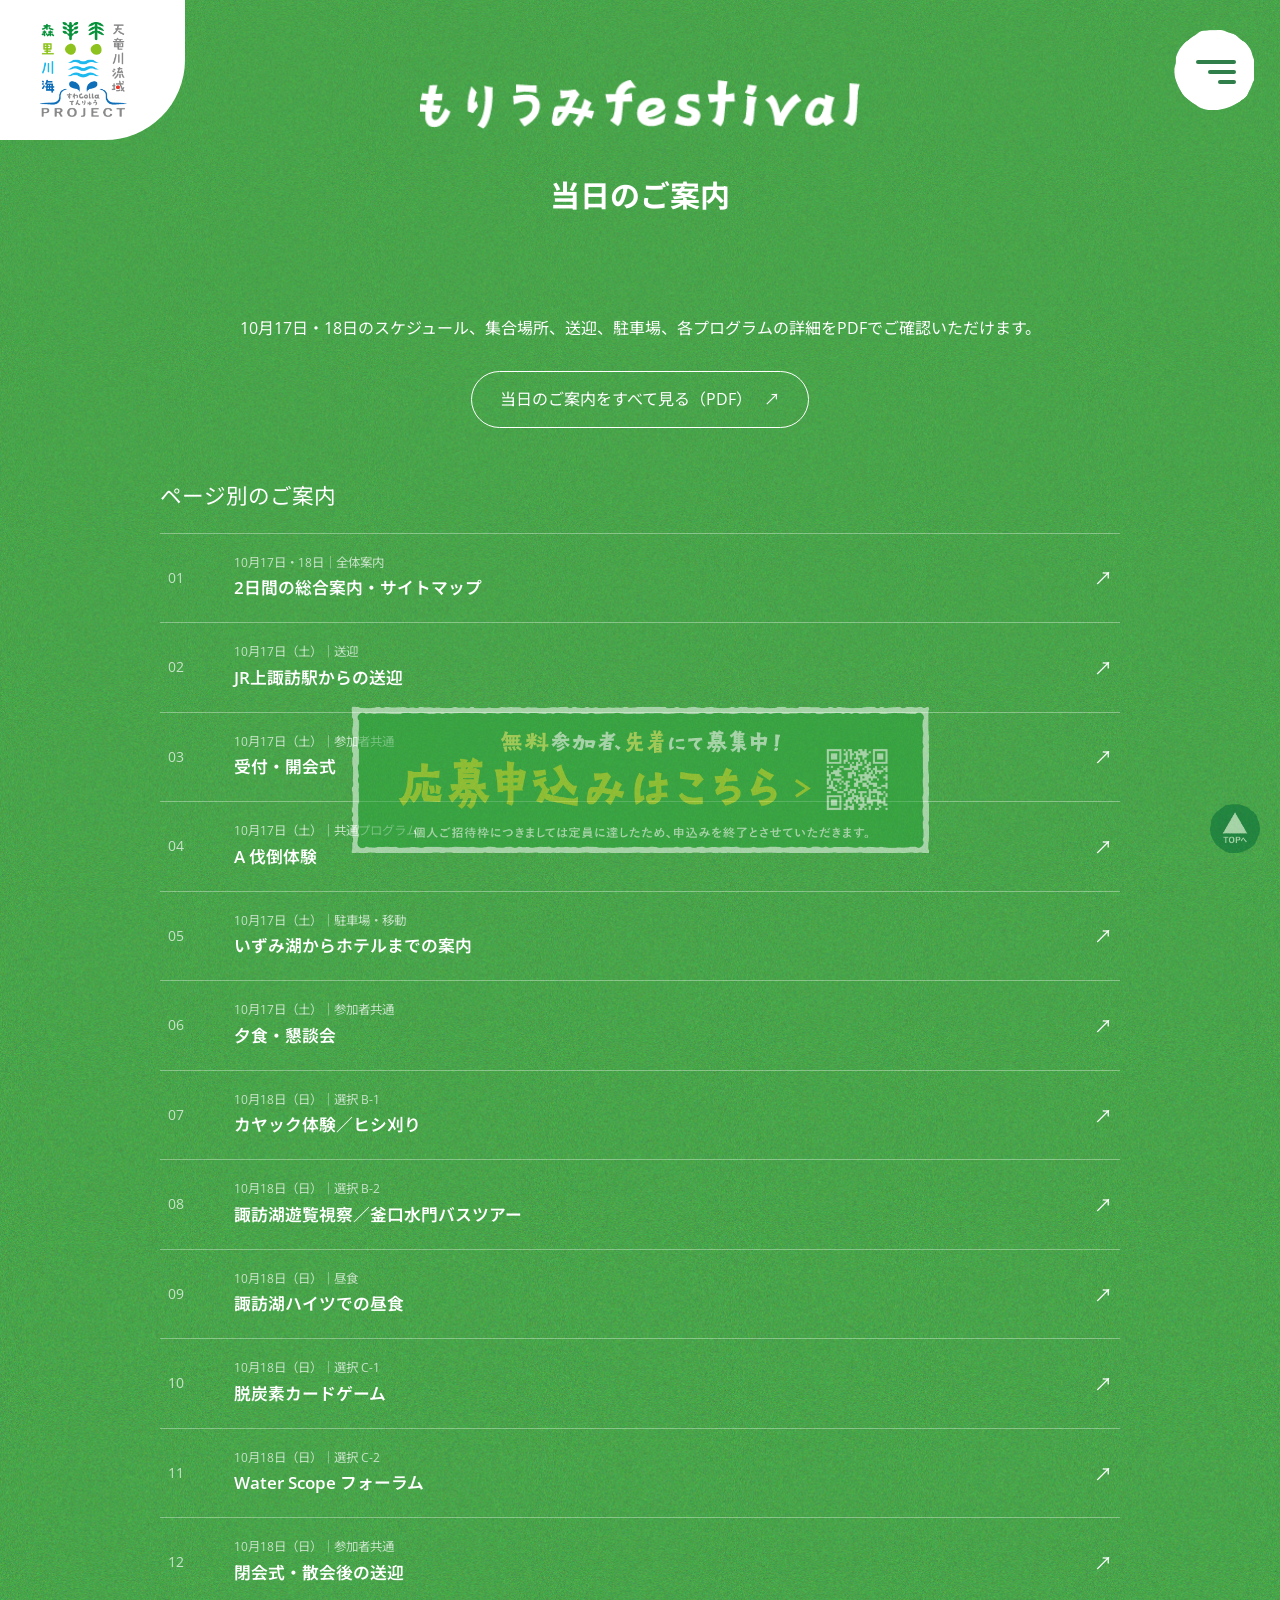
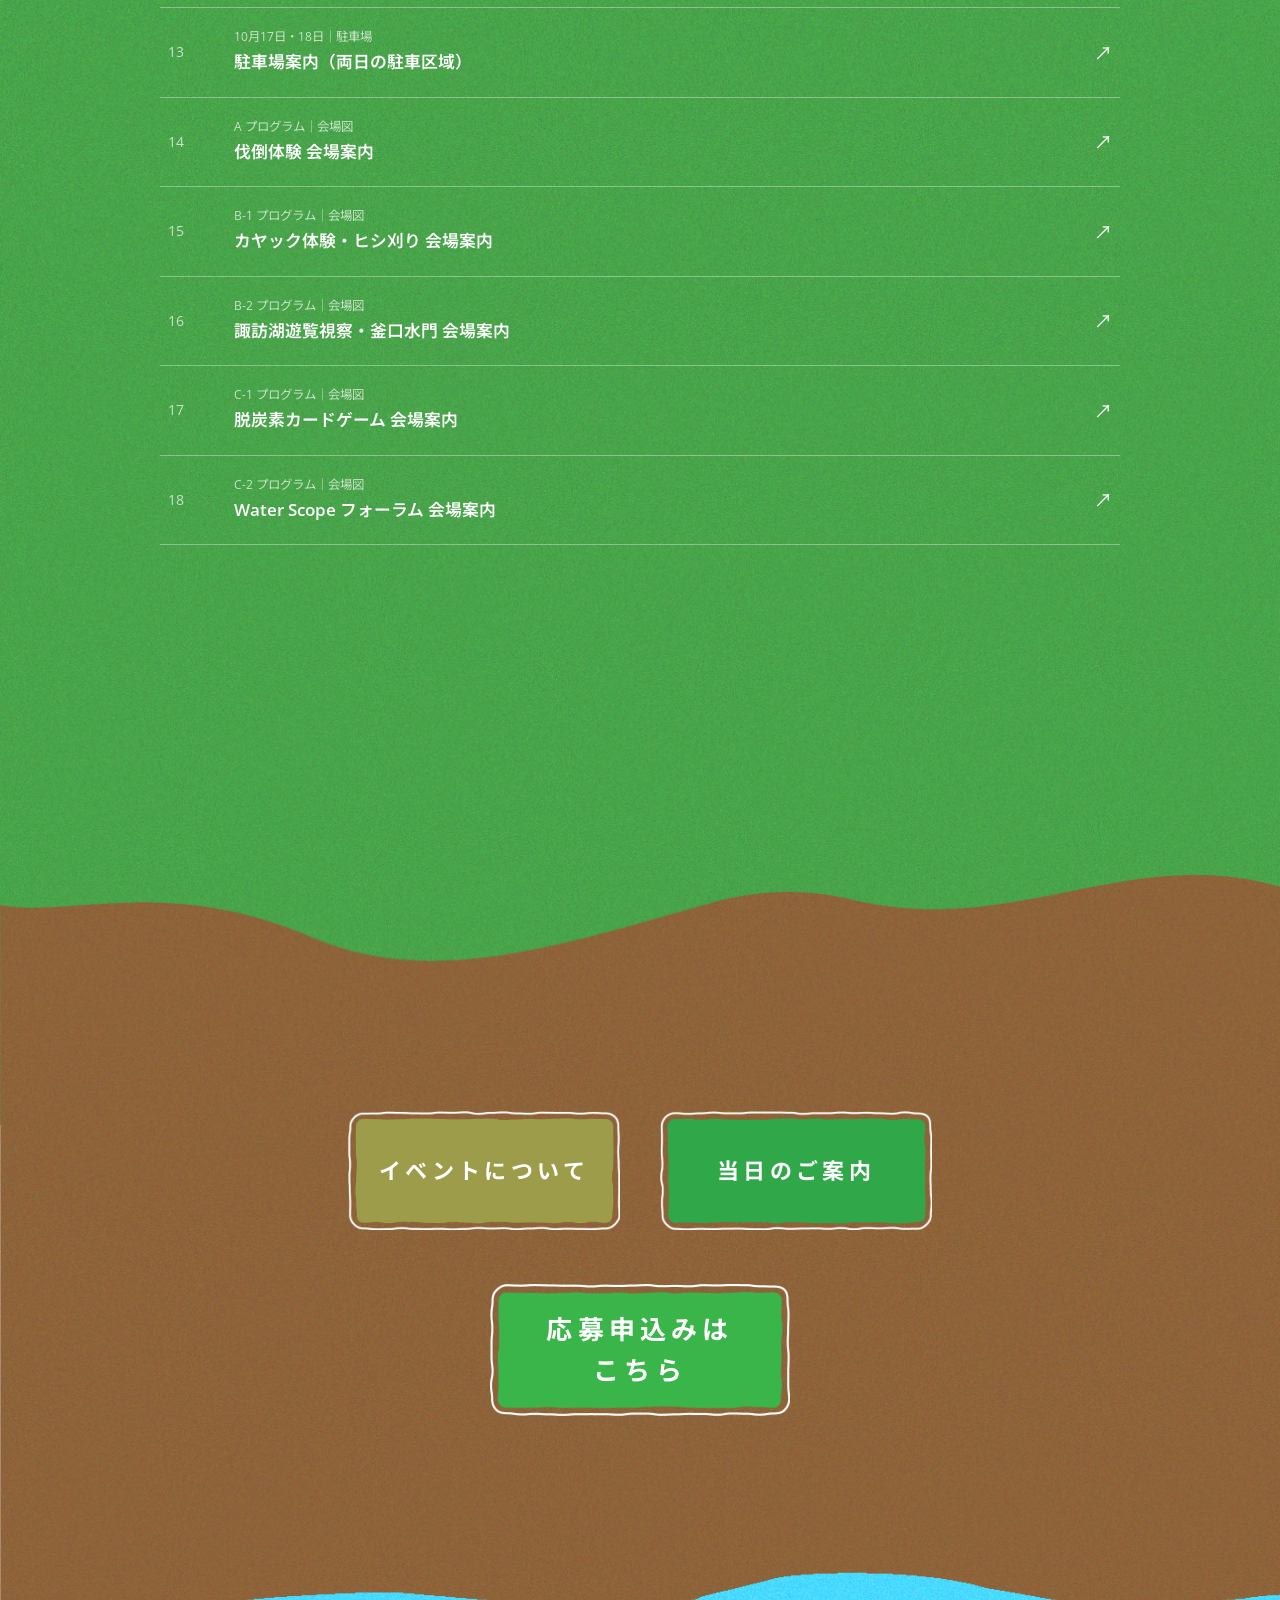
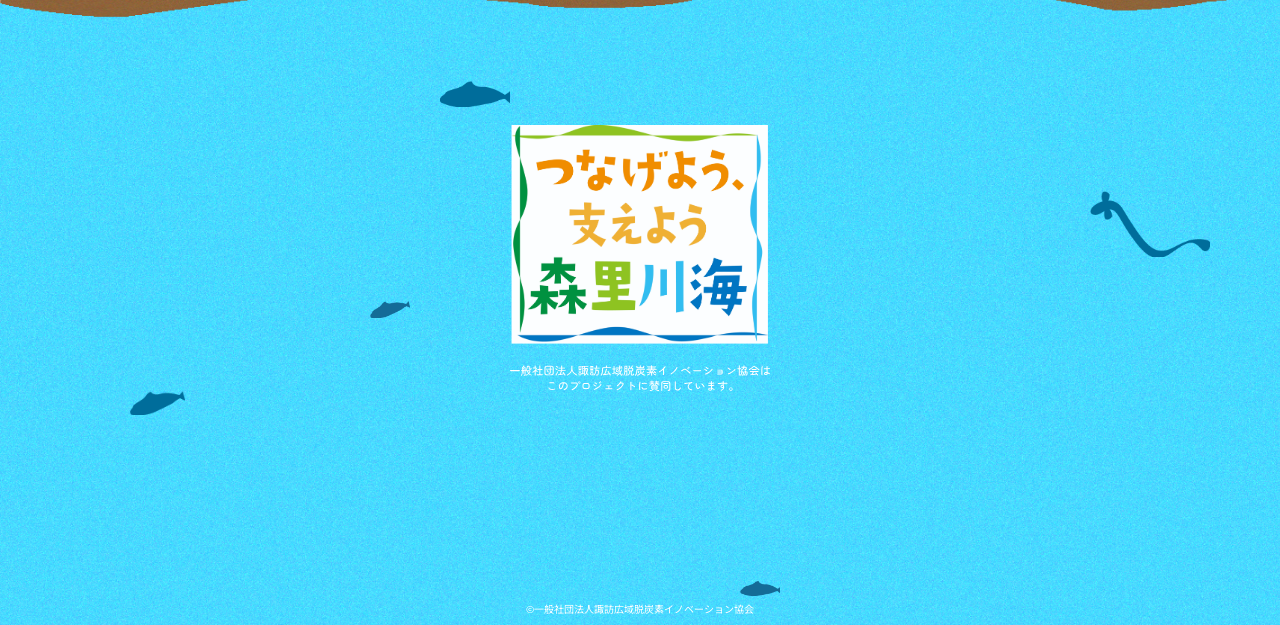
<file: schedule.html>
<!DOCTYPE html>

<html lang="ja">
<head>
<meta charset="utf-8"/>
<meta content="width=device-width, initial-scale=1.0" name="viewport"/>
<link href="./img/top/favicon.png" rel="icon" type="image/png"/>
<title>もりうみfestival｜当日のご案内</title>
<meta content="もりうみfestival当日のスケジュール、集合場所、送迎、駐車場、各プログラムの詳細をご案内します。" name="description"/>
<meta content="天竜川流域，もりうみぐらし，森川里海，" name="keywords"/>
<!-- css -->
<link href="./css/destyle.css" rel="stylesheet">
<link href="./css/common.css" rel="stylesheet"/>
<link href="./css/sponsor-style.css" rel="stylesheet"/>
<link href="./css/schedule-style.css" rel="stylesheet"/>
<!-- aos -->
<link href="https://unpkg.com/aos@2.3.1/dist/aos.css" rel="stylesheet"/>
<!-- google font -->
<link href="https://fonts.googleapis.com" rel="preconnect"/>
<link crossorigin="" href="https://fonts.gstatic.com" rel="preconnect"/>
<link href="https://fonts.googleapis.com/css2?family=Noto+Sans+JP:wght@100..900&amp;family=Open+Sans:ital,wght@0,300..800;1,300..800&amp;display=swap" rel="stylesheet"/>
</link></head>
<body>
<header class="header">
<div class="header__wrapper">
<a class="header-logo__link" href="index.html">
<h1 class="header-logo">
<img alt="天竜川流域　森里川海プロジェクト　ロゴマーク" class="header-logo__img" src="./img/top/header-logo.png"/>
</h1>
</a>
<button aria-label="メニューを開く" class="ham-btn" id="js-burger-menu" type="button">
<span class="bar bar-top"></span>
<span class="bar bar-middle"></span>
<span class="bar bar-bottom"></span>
</button>
<nav class="navigation">
<ul class="navigation__list">
<li class="navigation__list-item">
<a class="navigation__link" href="index.html">トップ</a>
</li>
<li class="navigation__list-item">
<a class="navigation__link" href="event.html">イベントについて</a>
</li>
<li class="navigation__list-item">
<a class="navigation__link" href="schedule.html">当日のご案内</a>
</li>
<li class="navigation__list-item">
<a class="navigation__link" href="https://peatix.com/event/5148029" rel="noopener noreferrer" target="_blank">お申込み</a>
</li>
</ul>
</nav>
</div>
</header>
<main>
<div class="green__bg">
<section class="event-top schedule-page">
<h2 class="event-top__title">
<img alt="もりぐらしfestival" class="event-top__title--img" src="./img/top/morigurashi-festival.png"/>
</h2>
<h2 class="event-top__subtitle">当日のご案内</h2>
<section class="guide-intro">
<p class="guide-intro__text">10月17日・18日のスケジュール、集合場所、送迎、駐車場、各プログラムの詳細をPDFでご確認いただけます。</p>
<a class="guide-all-btn" href="https://re-suwa.com/pdf/guide-all.pdf" rel="noopener noreferrer" target="_blank">当日のご案内をすべて見る（PDF）<span aria-hidden="true">↗</span></a>
</section>
<section class="guide-list-section">
<h3 class="guide-list__heading">ページ別のご案内</h3>
<ul class="guide-list">
<li class="guide-card">
<a class="guide-card__link" href="https://re-suwa.com/pdf/guide-01.pdf" rel="noopener noreferrer" target="_blank">
<span class="guide-card__number">01</span>
<span class="guide-card__body"><span class="guide-card__meta">10月17日・18日｜全体案内</span><span class="guide-card__title">2日間の総合案内・サイトマップ</span></span>
<span aria-hidden="true" class="guide-card__arrow">↗</span>
</a>
</li>
<li class="guide-card">
<a class="guide-card__link" href="https://re-suwa.com/pdf/guide-02.pdf" rel="noopener noreferrer" target="_blank">
<span class="guide-card__number">02</span>
<span class="guide-card__body"><span class="guide-card__meta">10月17日（土）｜送迎</span><span class="guide-card__title">JR上諏訪駅からの送迎</span></span>
<span aria-hidden="true" class="guide-card__arrow">↗</span>
</a>
</li>
<li class="guide-card">
<a class="guide-card__link" href="https://re-suwa.com/pdf/guide-03.pdf" rel="noopener noreferrer" target="_blank">
<span class="guide-card__number">03</span>
<span class="guide-card__body"><span class="guide-card__meta">10月17日（土）｜参加者共通</span><span class="guide-card__title">受付・開会式</span></span>
<span aria-hidden="true" class="guide-card__arrow">↗</span>
</a>
</li>
<li class="guide-card">
<a class="guide-card__link" href="https://re-suwa.com/pdf/guide-04.pdf" rel="noopener noreferrer" target="_blank">
<span class="guide-card__number">04</span>
<span class="guide-card__body"><span class="guide-card__meta">10月17日（土）｜共通プログラム</span><span class="guide-card__title">A 伐倒体験</span></span>
<span aria-hidden="true" class="guide-card__arrow">↗</span>
</a>
</li>
<li class="guide-card">
<a class="guide-card__link" href="https://re-suwa.com/pdf/guide-05.pdf" rel="noopener noreferrer" target="_blank">
<span class="guide-card__number">05</span>
<span class="guide-card__body"><span class="guide-card__meta">10月17日（土）｜駐車場・移動</span><span class="guide-card__title">いずみ湖からホテルまでの案内</span></span>
<span aria-hidden="true" class="guide-card__arrow">↗</span>
</a>
</li>
<li class="guide-card">
<a class="guide-card__link" href="https://re-suwa.com/pdf/guide-06.pdf" rel="noopener noreferrer" target="_blank">
<span class="guide-card__number">06</span>
<span class="guide-card__body"><span class="guide-card__meta">10月17日（土）｜参加者共通</span><span class="guide-card__title">夕食・懇談会</span></span>
<span aria-hidden="true" class="guide-card__arrow">↗</span>
</a>
</li>
<li class="guide-card">
<a class="guide-card__link" href="https://re-suwa.com/pdf/guide-07.pdf" rel="noopener noreferrer" target="_blank">
<span class="guide-card__number">07</span>
<span class="guide-card__body"><span class="guide-card__meta">10月18日（日）｜選択 B-1</span><span class="guide-card__title">カヤック体験／ヒシ刈り</span></span>
<span aria-hidden="true" class="guide-card__arrow">↗</span>
</a>
</li>
<li class="guide-card">
<a class="guide-card__link" href="https://re-suwa.com/pdf/guide-08.pdf" rel="noopener noreferrer" target="_blank">
<span class="guide-card__number">08</span>
<span class="guide-card__body"><span class="guide-card__meta">10月18日（日）｜選択 B-2</span><span class="guide-card__title">諏訪湖遊覧視察／釜口水門バスツアー</span></span>
<span aria-hidden="true" class="guide-card__arrow">↗</span>
</a>
</li>
<li class="guide-card">
<a class="guide-card__link" href="https://re-suwa.com/pdf/guide-09.pdf" rel="noopener noreferrer" target="_blank">
<span class="guide-card__number">09</span>
<span class="guide-card__body"><span class="guide-card__meta">10月18日（日）｜昼食</span><span class="guide-card__title">諏訪湖ハイツでの昼食</span></span>
<span aria-hidden="true" class="guide-card__arrow">↗</span>
</a>
</li>
<li class="guide-card">
<a class="guide-card__link" href="https://re-suwa.com/pdf/guide-10.pdf" rel="noopener noreferrer" target="_blank">
<span class="guide-card__number">10</span>
<span class="guide-card__body"><span class="guide-card__meta">10月18日（日）｜選択 C-1</span><span class="guide-card__title">脱炭素カードゲーム</span></span>
<span aria-hidden="true" class="guide-card__arrow">↗</span>
</a>
</li>
<li class="guide-card">
<a class="guide-card__link" href="https://re-suwa.com/pdf/guide-11.pdf" rel="noopener noreferrer" target="_blank">
<span class="guide-card__number">11</span>
<span class="guide-card__body"><span class="guide-card__meta">10月18日（日）｜選択 C-2</span><span class="guide-card__title">Water Scope フォーラム</span></span>
<span aria-hidden="true" class="guide-card__arrow">↗</span>
</a>
</li>
<li class="guide-card">
<a class="guide-card__link" href="https://re-suwa.com/pdf/guide-12.pdf" rel="noopener noreferrer" target="_blank">
<span class="guide-card__number">12</span>
<span class="guide-card__body"><span class="guide-card__meta">10月18日（日）｜参加者共通</span><span class="guide-card__title">閉会式・散会後の送迎</span></span>
<span aria-hidden="true" class="guide-card__arrow">↗</span>
</a>
</li>
<li class="guide-card">
<a class="guide-card__link" href="https://re-suwa.com/pdf/guide-13.pdf" rel="noopener noreferrer" target="_blank">
<span class="guide-card__number">13</span>
<span class="guide-card__body"><span class="guide-card__meta">10月17日・18日｜駐車場</span><span class="guide-card__title">駐車場案内（両日の駐車区域）</span></span>
<span aria-hidden="true" class="guide-card__arrow">↗</span>
</a>
</li>
<li class="guide-card">
<a class="guide-card__link" href="https://re-suwa.com/pdf/guide-14.pdf" rel="noopener noreferrer" target="_blank">
<span class="guide-card__number">14</span>
<span class="guide-card__body"><span class="guide-card__meta">A プログラム｜会場図</span><span class="guide-card__title">伐倒体験 会場案内</span></span>
<span aria-hidden="true" class="guide-card__arrow">↗</span>
</a>
</li>
<li class="guide-card">
<a class="guide-card__link" href="https://re-suwa.com/pdf/guide-15.pdf" rel="noopener noreferrer" target="_blank">
<span class="guide-card__number">15</span>
<span class="guide-card__body"><span class="guide-card__meta">B-1 プログラム｜会場図</span><span class="guide-card__title">カヤック体験・ヒシ刈り 会場案内</span></span>
<span aria-hidden="true" class="guide-card__arrow">↗</span>
</a>
</li>
<li class="guide-card">
<a class="guide-card__link" href="https://re-suwa.com/pdf/guide-16.pdf" rel="noopener noreferrer" target="_blank">
<span class="guide-card__number">16</span>
<span class="guide-card__body"><span class="guide-card__meta">B-2 プログラム｜会場図</span><span class="guide-card__title">諏訪湖遊覧視察・釜口水門 会場案内</span></span>
<span aria-hidden="true" class="guide-card__arrow">↗</span>
</a>
</li>
<li class="guide-card">
<a class="guide-card__link" href="https://re-suwa.com/pdf/guide-17.pdf" rel="noopener noreferrer" target="_blank">
<span class="guide-card__number">17</span>
<span class="guide-card__body"><span class="guide-card__meta">C-1 プログラム｜会場図</span><span class="guide-card__title">脱炭素カードゲーム 会場案内</span></span>
<span aria-hidden="true" class="guide-card__arrow">↗</span>
</a>
</li>
<li class="guide-card">
<a class="guide-card__link" href="https://re-suwa.com/pdf/guide-18.pdf" rel="noopener noreferrer" target="_blank">
<span class="guide-card__number">18</span>
<span class="guide-card__body"><span class="guide-card__meta">C-2 プログラム｜会場図</span><span class="guide-card__title">Water Scope フォーラム 会場案内</span></span>
<span aria-hidden="true" class="guide-card__arrow">↗</span>
</a>
</li>
</ul>
</section>
</section>
</div>
<div class="deep-brown__bg">
<!-- メニュー -->
<div class="menu">
<div class="menu__wrapper">
<ul class="menu-list">
<li class="menu__list-item menu-event">
<a href="event.html">イベントについて</a>
</li>
<li class="menu__list-item menu-sponsor">
<a href="schedule.html">当日のご案内</a>
</li>
<li class="menu__list-item menu-contact">
<a href="https://peatix.com/event/5148029" target="_blank">応募申込みは<br/>こちら</a>
</li>
</ul>
</div>
</div>
</div>
</main>
<footer class="footer">
<div class="footer__wrapper">
<button class="return-btn" id="js-pageTop">
<img alt="topへ戻るボタン" class="return-btn__img" src="./img/top/top-botan.png"/>
</button>
<div class="footer-logo">
<img alt="つなげよう、支えよう　森里川海" class="footer-logo__img" src="./img/top/footer-logo.svg"/>
</div>
<a class="footer-cta" href="https://peatix.com/event/5148029" id="js-cta" target="_blank">
<img alt="申し込みページへのリンク" class="footer-cta__img" src="./img/top/cta-2_end.png"/>
</a>
</div>
<p class="copyright">
        ©一般社団法人諏訪広域脱炭素イノベーション協会
      </p>
<div class="footer-fish">
<img alt="" class="footer-fish__img14" src="./img/top/footer-fish14.png"/>
<img alt="" class="footer-fish__img15" src="./img/top/footer-fish15.png"/>
<img alt="" class="footer-fish__img16" src="./img/top/footer-fish16.png"/>
<img alt="" class="footer-fish__img17" src="./img/top/footer-fish17.png"/>
<img alt="" class="footer-fish__img18" src="./img/top/footer-fish18.png"/>
</div>
</footer>
<!-- aos-CDN -->
<script src="https://unpkg.com/aos@2.3.1/dist/aos.js"></script>
<!-- jquery-CDN -->
<script crossorigin="anonymous" integrity="sha256-/JqT3SQfawRcv/BIHPThkBvs0OEvtFFmqPF/lYI/Cxo=" src="https://code.jquery.com/jquery-3.7.1.min.js"></script>
<!-- 自分のサイト用のJS -->
<script src="./js/main.js"></script>
<script>
      AOS.init({
        offset: 100, //表示されて動作が始まるまでの距離
        delay: 0, //アニメーションを実行するまでの待機時間
        duration: 2000, //アニメーションの実行時間
        easing: "ease-out",
        anchorPlacement: "bottom-top",
        once: false,
      });
    </script>
</body>
</html>
</file>
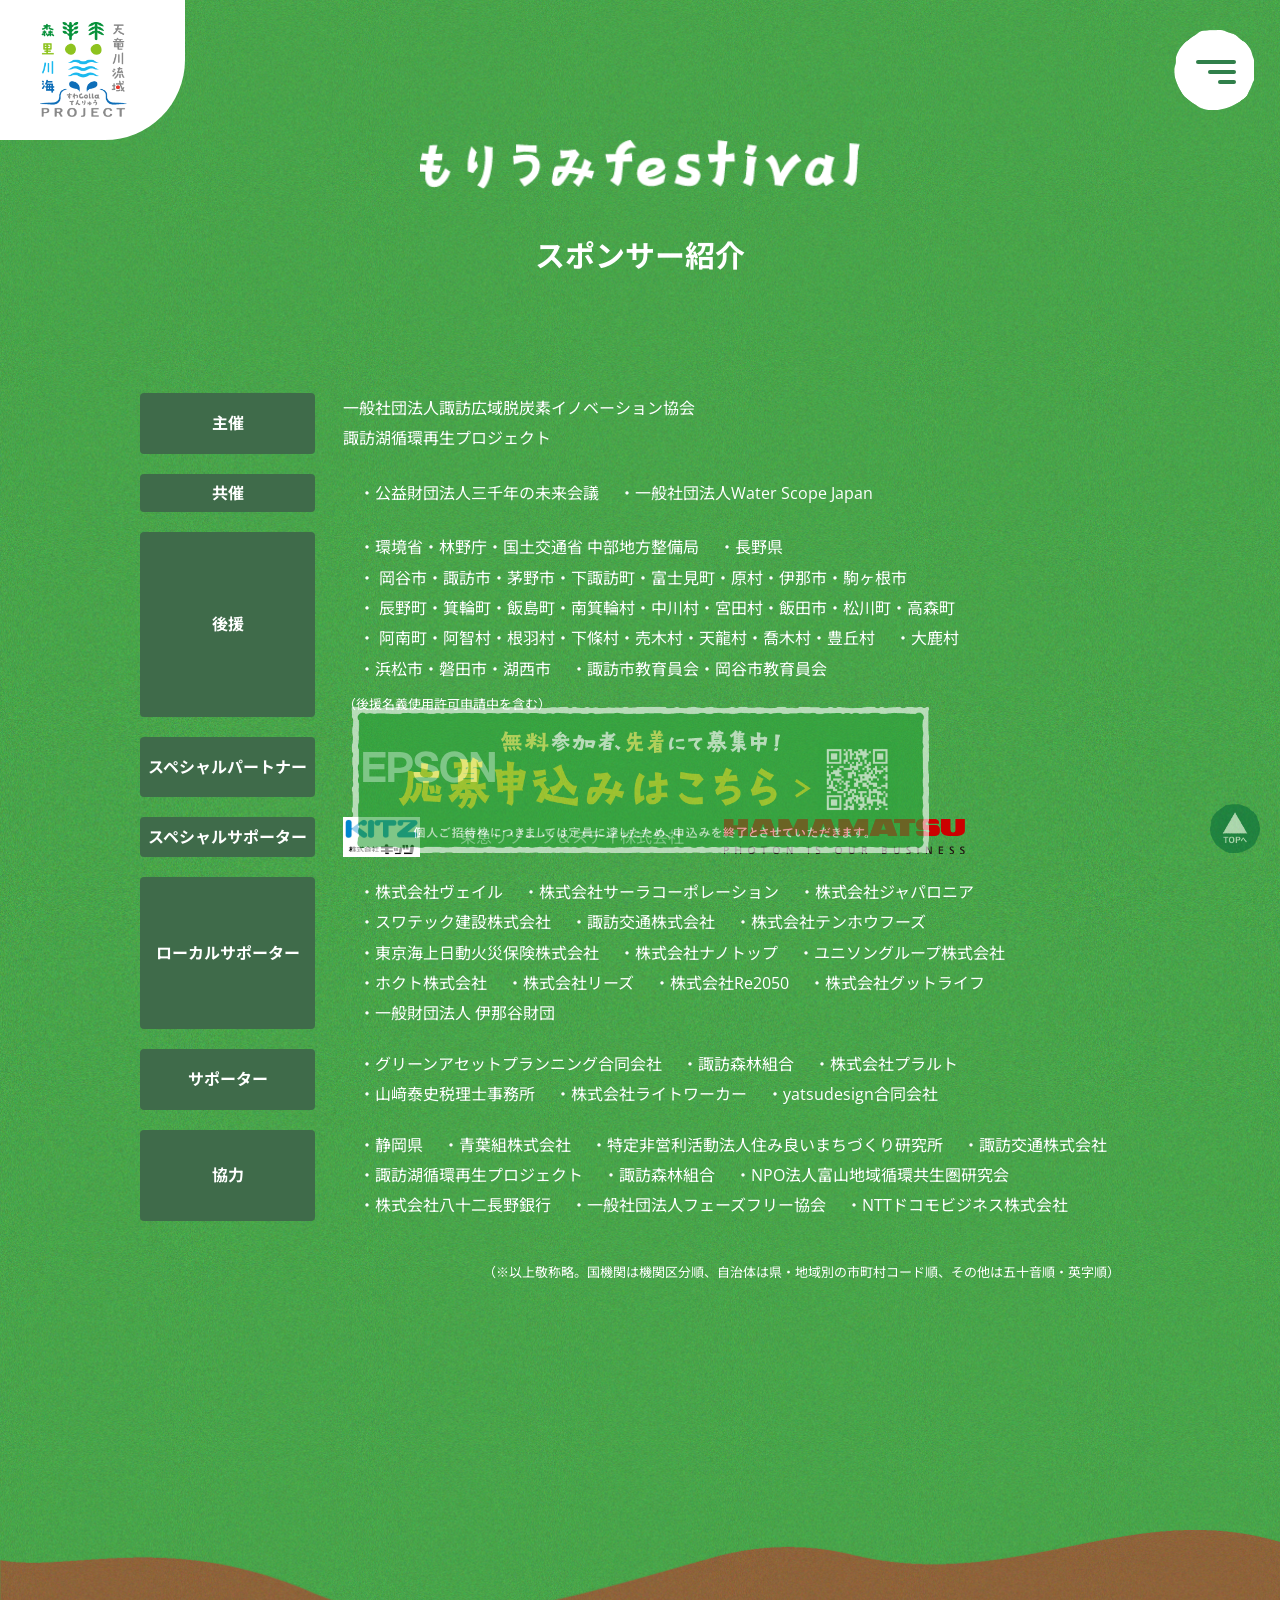
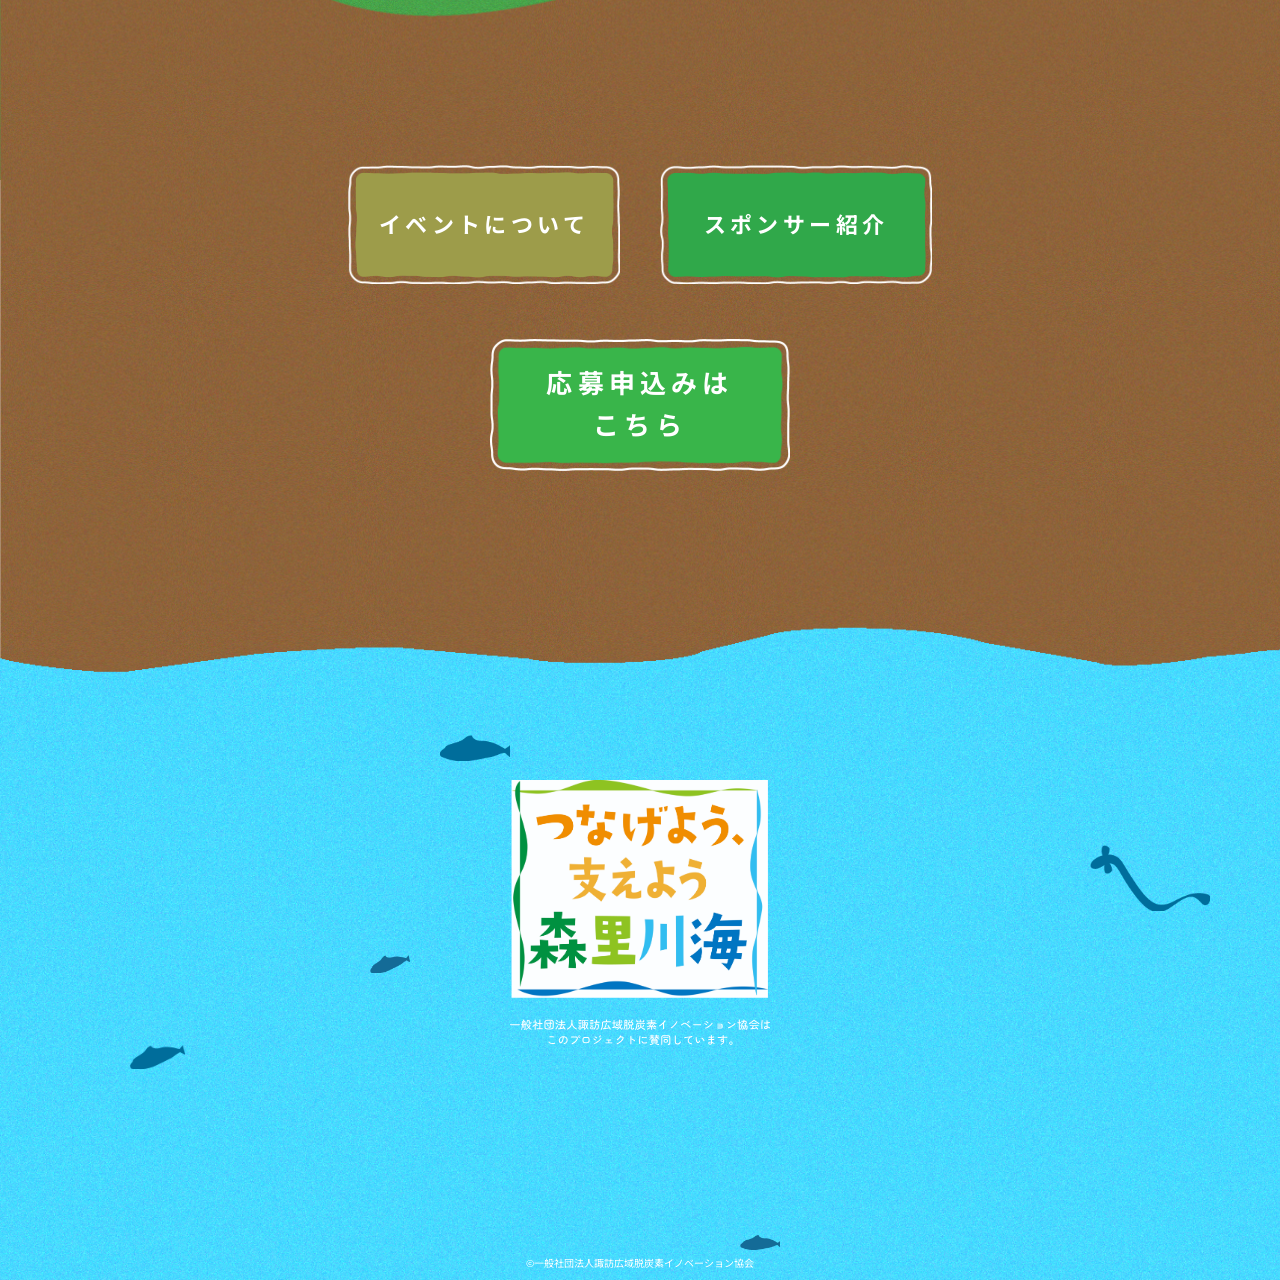
<file: sponsor.html>
<!DOCTYPE html>
<html lang="ja">
  <head>
    <meta charset="UTF-8" />
    <meta name="viewport" content="width=device-width, initial-scale=1.0" />
    <link rel="icon" href="./img/top/favicon.png" type="image/png">
    <title>もりうみfestival｜スポンサーの紹介</title>
    <meta
      name="description"
      content="今回のイベント開催に際しご協賛いただいたスポンサー様の紹介です。たくさんのご協力をいただき開催できるイベントです。ぜひ有意義な2日間を過ごし、最高の思い出をつくり、未来へと繋いでゆきましょう。"
    />
    <meta name="keywords" content="天竜川流域，もりうみぐらし，森川里海，" />
    <!-- css -->
    <link rel="stylesheet" href="./css/destyle.css" />
    <link rel="stylesheet" href="./css/common.css" />
    <link rel="stylesheet" href="./css/sponsor-style.css" />
    <!-- aos -->
    <link href="https://unpkg.com/aos@2.3.1/dist/aos.css" rel="stylesheet" />
    <!-- google font -->
    <link rel="preconnect" href="https://fonts.googleapis.com" />
    <link rel="preconnect" href="https://fonts.gstatic.com" crossorigin />
    <link
      href="https://fonts.googleapis.com/css2?family=Noto+Sans+JP:wght@100..900&family=Open+Sans:ital,wght@0,300..800;1,300..800&display=swap"
      rel="stylesheet"
    />
  </head>
  <body>
    <header class="header">
      <div class="header__wrapper">
        <a class="header-logo__link" href="index.html">
          <h1 class="header-logo">
            <img
              class="header-logo__img"
              src="./img/top/header-logo.png"
              alt="天竜川流域　森里川海プロジェクト　ロゴマーク"
            />
          </h1>
        </a>
        <button
          class="ham-btn"
          id="js-burger-menu"
          type="button"
          aria-label="メニューを開く"
        >
          <span class="bar bar-top"></span>
          <span class="bar bar-middle"></span>
          <span class="bar bar-bottom"></span>
        </button>

        <nav class="navigation">
          <ul class="navigation__list">
            <li class="navigation__list-item">
              <a class="navigation__link" href="index.html">トップ</a>
            </li>
            <li class="navigation__list-item">
              <a class="navigation__link" href="event.html">イベントについて</a>
            </li>
            <li class="navigation__list-item">
              <a class="navigation__link" href="sponsor.html">スポンサー紹介</a>
            </li>
            <li class="navigation__list-item">
              <a
                class="navigation__link"
                href="https://peatix.com/event/5148029"
                target="_blank"
                rel="noopener noreferrer"
                >お申込み</a
              >
            </li>
          </ul>
        </nav>
      </div>
    </header>

    <main>
      <div class="green__bg">
        <section class="event-top">
          <h2 class="event-top__title">
            <img
              class="event-top__title--img"
              src="./img/top/morigurashi-festival.png"
              alt="もりぐらしfestival"
            />
          </h2>
          <h2 class="event-top__subtitle">スポンサー紹介</h2>

          <!-- 主催〜協力までの一覧（1セクションにまとめて表形式で表示） -->
          <section class="sponsor-list">
            <table class="sponsor-table">
              <tbody>
                <tr>
                  <th>主催</th>
                  <td>
                    一般社団法人諏訪広域脱炭素イノベーション協会<br />
                    諏訪湖循環再生プロジェクト
                  </td>
                </tr>
                <tr>
                  <th>共催</th>
                  <td>
                    <ul>
                      <li>公益財団法人三千年の未来会議</li>
                      <li>一般社団法人Water Scope Japan</li>
                    </ul>
                  </td>
                </tr>
                <tr>
                  <th>後援</th>
                  <td>
                    <ul>
                      <li>環境省・林野庁・国土交通省 中部地方整備局</li>
                      <li>長野県</li>
                      <li>
                        岡谷市・諏訪市・茅野市・下諏訪町・富士見町・原村・伊那市・駒ヶ根市
                      </li>
                      <li>
                        辰野町・箕輪町・飯島町・南箕輪村・中川村・宮田村・飯田市・松川町・高森町
                      </li>
                      <li>
                        阿南町・阿智村・根羽村・下條村・売木村・天龍村・喬木村・豊丘村
                      </li>
                      <li>大鹿村</li>
                      <li>浜松市・磐田市・湖西市</li>
                      <li>諏訪市教育員会・岡谷市教育員会</li>
                    </ul>
                    <p class="sponsor-table__note">
                      （後援名義使用許可申請中を含む）
                    </p>
                  </td>
                </tr>
                <tr>
                  <th>スペシャルパートナー</th>
                  <td>
                    <div class="sponsor-table__logo">
                      <img
                        src="./img/sponsor/epson-logo_white.svg"
                        alt="epsonのロゴ"
                      />
                    </div>
                  </td>
                </tr>

                <tr>
                  <th>スペシャルサポーター</th>
                  <td>
                    <div class="sponsor-table__logo">
                  
                      <img
                      src="./img/sponsor/kitz_logo_web.jpg"   
                      alt="株式会社キッツ"         
                      class="logo-kitz"
              
                    />

                  <div>東急リゾーツ＆ステイ株式会社</div>


                    <img
                    src="./img/sponsor/hamamatsu.png"
                    alt="浜松ホトニクス株式会社"  
                    class="logo-hamamatsu"
            
                  />

                    </div>

                   
                  </td>
                </tr>

                <tr>
                  <th>ローカルサポーター</th>
                  <td>
                    <ul>
                      <li>株式会社ヴェイル</li>
                      <li>株式会社サーラコーポレーション</li>
                      <li>株式会社ジャパロニア</li>
                      <li>スワテック建設株式会社</li>
                      <li>諏訪交通株式会社</li>
                      <li>株式会社テンホウフーズ</li>
                      <li>東京海上日動火災保険株式会社</li>
                      <li>株式会社ナノトップ</li>
                      <li>ユニソングループ株式会社</li>
                      <li>ホクト株式会社</li>
                      <li>株式会社リーズ</li>
                      <li>株式会社Re2050</li>
                      <li>株式会社グットライフ</li>
                      <li>一般財団法人 伊那谷財団</li>
                    </ul>
                  </td>
                </tr>
                <tr>
                  <th>サポーター</th>
                  <td>
                    <ul>
                      <li>グリーンアセットプランニング合同会社</li>
                      <li>諏訪森林組合</li>
                      <li>株式会社プラルト</li>
                      <li>山﨑泰史税理士事務所</li>
                      <li>株式会社ライトワーカー</li>
                      <li>yatsudesign合同会社</li>
                    </ul>
                  </td>
                </tr>
                <tr>
                  <th>協力</th>
                  <td>
                    <ul>
                      <li>静岡県</li>
                      <li>青葉組株式会社</li>
                      <li>特定非営利活動法人住み良いまちづくり研究所</li>
                      <li>諏訪交通株式会社</li>
                      <li>諏訪湖循環再生プロジェクト</li>
                      <li>諏訪森林組合</li>
                      <li>NPO法人富山地域循環共生圏研究会</li>
                      <li>株式会社八十二長野銀行</li>
                      <li>一般社団法人フェーズフリー協会</li>
                      <li>NTTドコモビジネス株式会社</li>
                    </ul>
                  </td>
                </tr>
              </tbody>
            </table>
            <p class="sponsor-table__footnote">
              （※以上敬称略。国機関は機関区分順、自治体は県・地域別の市町村コード順、その他は五十音順・英字順）
            </p>
          </section>
        </section>
      </div>

      <div class="deep-brown__bg">
        <!-- メニュー -->
        <div class="menu">
          <div class="menu__wrapper">
            <ul class="menu-list">
              <li class="menu__list-item menu-event">
                <a href="event.html">イベントについて</a>
              </li>
              <li class="menu__list-item menu-sponsor">
                <a href="sponsor.html">スポンサー紹介</a>
              </li>
              <li class="menu__list-item menu-contact">
                <a href="https://peatix.com/event/5148029" target="_blank"
                  >応募申込みは<br />こちら</a
                >
              </li>
            </ul>
          </div>
        </div>
      </div>
    </main>

    <footer class="footer">
      <div class="footer__wrapper">
        <button id="js-pageTop" class="return-btn">
          <img
            class="return-btn__img"
            src="./img/top/top-botan.png"
            alt="topへ戻るボタン"
          />
        </button>
        <div class="footer-logo">
          <img
            class="footer-logo__img"
            src="./img/top/footer-logo.svg"
            alt="つなげよう、支えよう　森里川海"
          />
        </div>
        <a
          id="js-cta"
          class="footer-cta"
          href="https://peatix.com/event/5148029"
          target="_blank"
        >
          <img
            class="footer-cta__img"
            src="./img/top/cta-2_end.png"
            alt="申し込みページへのリンク"
          />
        </a>
      </div>
      <p class="copyright">
        &copy;一般社団法人諏訪広域脱炭素イノベーション協会
      </p>
      <div class="footer-fish">
        <img
          class="footer-fish__img14"
          src="./img/top/footer-fish14.png"
          alt=""
        />
        <img
          class="footer-fish__img15"
          src="./img/top/footer-fish15.png"
          alt=""
        />
        <img
          class="footer-fish__img16"
          src="./img/top/footer-fish16.png"
          alt=""
        />
        <img
          class="footer-fish__img17"
          src="./img/top/footer-fish17.png"
          alt=""
        />
        <img
          class="footer-fish__img18"
          src="./img/top/footer-fish18.png"
          alt=""
        />
      </div>
    </footer>

    <!-- aos-CDN -->
    <script src="https://unpkg.com/aos@2.3.1/dist/aos.js"></script>
    <!-- jquery-CDN -->
    <script
      src="https://code.jquery.com/jquery-3.7.1.min.js"
      integrity="sha256-/JqT3SQfawRcv/BIHPThkBvs0OEvtFFmqPF/lYI/Cxo="
      crossorigin="anonymous"
    ></script>
    <!-- 自分のサイト用のJS -->
    <script src="./js/main.js"></script>
    <script>
      AOS.init({
        offset: 100, //表示されて動作が始まるまでの距離
        delay: 0, //アニメーションを実行するまでの待機時間
        duration: 2000, //アニメーションの実行時間
        easing: "ease-out",
        anchorPlacement: "bottom-top",
        once: false,
      });
    </script>
  </body>
</html>
</file>
<file: css/destyle.css>
/*! destyle.css v4.0.1 | MIT License | https://github.com/nicolas-cusan/destyle.css */

/* Reset box-model and set borders */
/* ============================================ */

*,
::before,
::after {
  box-sizing: border-box;
  border-style: solid;
  border-width: 0;
  min-width: 0;
}

/* Document */
/* ============================================ */

/**
 * 1. Correct the line height in all browsers.
 * 2. Prevent adjustments of font size after orientation changes in iOS.
 * 3. Remove gray overlay on links for iOS.
 */

html {
  line-height: 1.15; /* 1 */
  -webkit-text-size-adjust: 100%; /* 2 */
  -webkit-tap-highlight-color: transparent; /* 3*/
}

/* Sections */
/* ============================================ */

/**
 * Remove the margin in all browsers.
 */

body {
  margin: 0;
}

/**
 * Render the `main` element consistently in IE.
 */

main {
  display: block;
}

/* Vertical rhythm */
/* ============================================ */

p,
table,
blockquote,
address,
pre,
iframe,
form,
figure,
dl {
  margin: 0;
}

/* Headings */
/* ============================================ */

h1,
h2,
h3,
h4,
h5,
h6 {
  font-size: inherit;
  font-weight: inherit;
  margin: 0;
}

/* Lists (enumeration) */
/* ============================================ */

ul,
ol {
  margin: 0;
  padding: 0;
  list-style: none;
}

/* Lists (definition) */
/* ============================================ */

dt {
  font-weight: bold;
}

dd {
  margin-left: 0;
}

/* Grouping content */
/* ============================================ */

/**
 * 1. Add the correct box sizing in Firefox.
 * 2. Show the overflow in Edge and IE.
 */

hr {
  box-sizing: content-box; /* 1 */
  height: 0; /* 1 */
  overflow: visible; /* 2 */
  border-top-width: 1px;
  margin: 0;
  clear: both;
  color: inherit;
}

/**
 * 1. Correct the inheritance and scaling of font size in all browsers.
 * 2. Correct the odd `em` font sizing in all browsers.
 */

pre {
  font-family: monospace, monospace; /* 1 */
  font-size: inherit; /* 2 */
}

address {
  font-style: inherit;
}

/* Text-level semantics */
/* ============================================ */

/**
 * Remove the gray background on active links in IE 10.
 */

a {
  background-color: transparent;
  text-decoration: none;
  color: inherit;
}

/**
 * 1. Remove the bottom border in Chrome 57-
 * 2. Add the correct text decoration in Chrome, Edge, IE, Opera, and Safari.
 */

abbr[title] {
  text-decoration: underline dotted; /* 2 */
}

/**
 * Add the correct font weight in Chrome, Edge, and Safari.
 */

b,
strong {
  font-weight: bolder;
}

/**
 * 1. Correct the inheritance and scaling of font size in all browsers.
 * 2. Correct the odd `em` font sizing in all browsers.
 */

code,
kbd,
samp {
  font-family: monospace, monospace; /* 1 */
  font-size: inherit; /* 2 */
}

/**
 * Add the correct font size in all browsers.
 */

small {
  font-size: 80%;
}

/**
 * Prevent `sub` and `sup` elements from affecting the line height in
 * all browsers.
 */

sub,
sup {
  font-size: 75%;
  line-height: 0;
  position: relative;
  vertical-align: baseline;
}

sub {
  bottom: -0.25em;
}

sup {
  top: -0.5em;
}

/* Replaced content */
/* ============================================ */

/**
 * Prevent vertical alignment issues.
 */

svg,
img,
embed,
object,
iframe {
  vertical-align: bottom;
}

/* Forms */
/* ============================================ */

/**
 * Reset form fields to make them styleable.
 * 1. Make form elements stylable across systems iOS especially.
 * 2. Inherit text-transform from parent.
 */

button,
input,
optgroup,
select,
textarea {
  -webkit-appearance: none; /* 1 */
  appearance: none;
  vertical-align: middle;
  color: inherit;
  font: inherit;
  background: transparent;
  padding: 0;
  margin: 0;
  border-radius: 0;
  text-align: inherit;
  text-transform: inherit; /* 2 */
}

/**
 * Correct cursors for clickable elements.
 */

button,
[type="button"],
[type="reset"],
[type="submit"] {
  cursor: pointer;
}

button:disabled,
[type="button"]:disabled,
[type="reset"]:disabled,
[type="submit"]:disabled {
  cursor: default;
}

/**
 * Improve outlines for Firefox and unify style with input elements & buttons.
 */

:-moz-focusring {
  outline: auto;
}

select:disabled {
  opacity: inherit;
}

/**
 * Remove padding
 */

option {
  padding: 0;
}

/**
 * Reset to invisible
 */

fieldset {
  margin: 0;
  padding: 0;
  min-width: 0;
}

legend {
  padding: 0;
}

/**
 * Add the correct vertical alignment in Chrome, Firefox, and Opera.
 */

progress {
  vertical-align: baseline;
}

/**
 * Remove the default vertical scrollbar in IE 10+.
 */

textarea {
  overflow: auto;
}

/**
 * Correct the cursor style of increment and decrement buttons in Chrome.
 */

[type="number"]::-webkit-inner-spin-button,
[type="number"]::-webkit-outer-spin-button {
  height: auto;
}

/**
 * Correct the outline style in Safari.
 */

[type="search"] {
  outline-offset: -2px; /* 1 */
}

/**
 * Remove the inner padding in Chrome and Safari on macOS.
 */

[type="search"]::-webkit-search-decoration {
  -webkit-appearance: none;
}

/**
 * 1. Correct the inability to style clickable types in iOS and Safari.
 * 2. Fix font inheritance.
 */

::-webkit-file-upload-button {
  -webkit-appearance: button; /* 1 */
  font: inherit; /* 2 */
}

/**
 * Fix appearance for Firefox
 */
[type="number"] {
  -moz-appearance: textfield;
}

/**
 * Clickable labels
 */

label[for] {
  cursor: pointer;
}

/* Interactive */
/* ============================================ */

/*
 * Add the correct display in Edge, IE 10+, and Firefox.
 */

details {
  display: block;
}

/*
 * Add the correct display in all browsers.
 */

summary {
  display: list-item;
}

/*
 * Remove outline for editable content.
 */

[contenteditable]:focus {
  outline: auto;
}

/* Tables */
/* ============================================ */

/**
1. Correct table border color inheritance in all Chrome and Safari.
*/

table {
  border-color: inherit; /* 1 */
  border-collapse: collapse;
}

caption {
  text-align: left;
}

td,
th {
  vertical-align: top;
  padding: 0;
}

th {
  text-align: left;
  font-weight: bold;
}
</file>
<file: css/common.css>
@charset "utf-8";

/* =====================================
全ページ基本のスタイル
=======================================*/

body {
  font-family: "Open Sans", "Noto Sans JP", sans-serif;
  font-size: 16px;
  color: #fff;
}
a {
  text-decoration: none;
}
a:hover {
  opacity: 0.7;
}
img {
  width: 50%;
}

@media (max-width: 767px) {
  body {
    font-size: 14px;
  }
}

/* ==================================================
header
====================================================*/
.header {
  width: 100%;
  position: fixed;
  z-index: 9999;
  padding-right: 26px;
}
.header__wrapper {
  height: 140px;
  display: flex;
  justify-content: space-between;
  align-items: center;
}

/* logo */
.header-logo {
  width: 185px;
  height: 100%;
  background-color: #fff;
  border-radius: 0 0 80px 0;
  padding: 22px 0 0 40px;
}
.header-logo__link {
  height: 100%;
}

.header-logo__img {
  width: 87px;
}
@media (max-width: 767px) {
  .header {
    padding-right: 15px;
  }

  .header__wrapper {
    height: 79px;
  }
  /* logo */
  .header-logo {
    width: 86px;
    border-radius: 0 0 40px 0;
    padding: 10px 0 0 10px;
  }

  .header-logo__img {
    width: 53px;
  }
}

/* ハンバーガーメニュー ボタン */
.ham-btn {
  width: 80px;
  height: 80px;
  background: url(../img/top/hamburger.png);
  background-size: cover;
  position: relative;
}

/* メニュー閉じている時の3本線 */
.ham-btn .bar {
  background: #307f4a;
  display: inline-block;
  transition: all 0.5s;
  position: absolute;
  height: 4px;
  right: 18px;
  border-radius: 2px;
}
.ham-btn .bar-top {
  width: 40px;
  top: 30px;
}
.ham-btn .bar-middle {
  width: 28px;
}
.ham-btn .bar-bottom {
  width: 18px;
  bottom: 26px;
}

/* activeクラスが付与されると線× */
.ham-btn.active .bar {
  background: #307f4a;
}
.ham-btn.active .bar-top {
  width: 30px;
  top: 35px;
  left: 35px;
  transform: translate(-32%, 3px) rotate(-45deg);
}
.ham-btn.active .bar-middle {
  opacity: 0;
}
.ham-btn.active .bar-bottom {
  width: 30px;
  top: 35px;
  left: 36px;
  transform: translate(-32%, 3px) rotate(45deg);
}
.ham-btn.active .bar::before {
  display: none;
}

/* navigation menuの挙動 */
.navigation {
  width: 205px;
  height: 450px;
  display: none;
  background: #006837;
  border-radius: 0 0 0 70px;
  position: fixed;
  top: 0;
  right: 0;
  padding-top: 125px;
  z-index: -1;
}
.navigation__list {
  text-align: left;
  padding-left: 30px;
}
.navigation__link {
  font-size: 17px;
  font-weight: 700;
  display: block;
  padding: 24px 0;
  transition: 0.8s;
}

@media (max-width: 767px) {
  /* ハンバーガーメニュー ボタン */
  .ham-btn {
    width: 50px;
    height: 50px;
  }
  /* メニュー閉じている時の3本線 */
  .ham-btn .bar {
    right: 10px;
  }
  .ham-btn .bar-top {
    width: 28px;
    top: 17px;
  }
  .ham-btn .bar-middle {
    width: 23px;
  }
  .ham-btn .bar-bottom {
    width: 16px;
    bottom: 13px;
  }
  /* activeクラスが付与されると線× */
  .ham-btn.active .bar-top {
    top: 21px;
    left: 20px;
  }
  .ham-btn.active .bar-bottom {
    top: 21px;
    left: 20px;
  }
  /* navigation menuの挙動 */
  .navigation {
    width: 184px;
  }
}

/* ==================================================
footer
====================================================*/
.footer {
  width: 100%;
  height: 700px;
  background: url(../img/top/bg_blue.png);
  background-repeat: no-repeat;
  background-size: cover;
  overflow: hidden;
  position: relative;
  margin: -200px auto 0;
}

.footer-logo {
  max-width: 260px;
  width: 100%;
  position: relative;
  bottom: -200px;
  left: 50%;
  transform: translateX(-50%);
  z-index: 1;
}
.footer-logo__img {
  width: 100%;
}

/* 申し込みページのリンク */
.footer-cta {
  max-width: 890px;
  width: 80%;
  position: fixed;
  bottom: 47px;
  left: 50%;
  transform: translateX(-50%);
  padding: 0 20px;
  z-index: 999;
}
.footer-cta__img {
  width: 68%;
  margin: 0 auto;
}

/* 戻るボタン */
.return-btn {
  width: 50px;
  position: fixed;
  right: 20px;
  bottom: 47px;
  z-index: 999;
}
.return-btn__img {
  width: 100%;
}

.copyright {
  font-size: 10px;
  position: absolute;
  left: 50%;
  bottom: 10px;
  transform: translateX(-50%);
}
.footer-fish {
  position: relative;
  margin-left: 130px;
}
.footer-fish__img14 {
  width: 70px;
  position: absolute;
  top: -110px;
  left: 30%;
  transform: translateX(-50%);
}
.footer-fish__img15 {
  width: 55px;
  position: absolute;
  top: 200px;
}
.footer-fish__img16,
.footer-fish__img17 {
  width: 40px;
}
.footer-fish__img16 {
  position: absolute;
  left: 240px;
  top: 110px;
}
.footer-fish__img17 {
  position: absolute;
  right: 500px;
  top: 390px;
}
.footer-fish__img18 {
  width: 120px;
  position: absolute;
  right: 70px;
  top: 0;
}

@media (max-width: 768px) {
  .footer {
    height: 500px;
  }
  .footer__wrapper {
    margin: 0 0 100px 0;
  }
  .footer-logo {
    width: 180px;
    bottom: -150px;
  }

.footer-cta {
    width: 100%;
  }
  .footer-cta__img {
    width: 100%;
  }
  .copyright {
    font-size: 8px;
  }
  .return-btn {
    width: 40px;
    right: 10px;
    bottom: 10px;
  }
  .footer-fish {
    margin-left: 20px;
  }
  .footer-fish__img14 {
    width: 11%;
    top: 30px;
    left: 15%;
  }
  .footer-fish__img15 {
    display: none;
  }
  .footer-fish__img16,
  .footer-fish__img17 {
    width: 40px;
  }
  .footer-fish__img16 {
    left: 75%;
    top: -150px;
  }
  .footer-fish__img17 {
    display: none;
  }
  .footer-fish__img18 {
    width: 90px;
    right: 30px;
    top: 19px;
  }
}

@media (max-width: 470px) {
  .footer-logo {
    width: 140px;
    bottom: -240px;
  }
  .footer-fish__img14 {
    width: 11%;
    top: 95px;
    left: 15%;
  }
  .footer-fish__img16 {
    left: 10%;
    top: -130px;
  }
  .footer-fish__img18 {
    width: 90px;
    right: 37px;
    top: -78px;
  }
}

/* ==================================================
SHARED PAGE COMPONENTS
TOP / EVENT / SPONSOR 共通
==================================================== */

/* EVENT TOP -------------------------------------------------- */
.event-top {
  max-width: 100%;
  padding-top: 140px;
}

.event-top__title {
  max-width: 440px;
  width: 100%;
  margin: 0 auto;
}

.event-top__title--img {
  width: 100%;
}

.event-top__subtitle {
  padding-top: 50px;
  margin-bottom: 100px;
  font-size: 30px;
  font-weight: bold;
  text-align: center;
}

/* SPECIAL PARTNER -------------------------------------------------- */
.partner {
  font-size: 18px;
  letter-spacing: 0.15em;
  text-align: center;
}

.sponsor {
  max-width: 1400px;
  width: 100%;
  display: flex;
  justify-content: center;
  gap: 50px;
  padding: 0 20px;
}

.sponsor-logo {
  max-width: 400px;
  display: flex;
  align-items: center;
  justify-content: center;
}

.sponsor-logo__img {
  width: 100%;
}

/* EVENT OVERVIEW -------------------------------------------------- */
.event_gaiyo {
  width: 100%;
  margin-bottom: 45px;
  padding: 45px;
  box-sizing: border-box;
  background-color: #7f8047;
  border-radius: 32px;
  color: #fff;
  font-size: 21px;
  font-weight: 500;
  line-height: 2;
  letter-spacing: 2px;
  text-align: left;
}

.event_gaiyo h3 {
  display: inline-block;
  padding: 3px 12px;
  margin-bottom: 20px;
  background-color: #f7f7ef;
  border-radius: 3px;
  color: #544c05;
  font-size: 21px;
  font-weight: 700;
  line-height: 1.6;
}

.event_gaiyo span {
  font-size: small;
}

/* MENU -------------------------------------------------- */
.menu__wrapper {
  width: 100%;
  position: relative;
  margin: 0 auto;
}

.menu-list {
  max-width: 680px;
  width: 100%;
  display: flex;
  flex-wrap: wrap;
  justify-content: center;
  gap: 40px;
  margin: 0 auto;
  text-align: center;
}

.menu__list-item {
  max-width: 300px;
  width: 40%;
  height: 130px;
  display: flex;
  flex-wrap: wrap;
  align-content: center;
  justify-content: center;
  color: #fff;
  font-size: 22px;
  font-weight: bold;
  letter-spacing: 0.2em;
}

.menu-event,
.menu-sponsor,
.menu-contact {
  background-repeat: no-repeat;
  background-position: center;
  background-size: contain;
}

.menu-event {
  background-image: url(../img/top/menu-botan-bg1.png);
}

.menu-sponsor {
  background-image: url(../img/top/menu-botan-bg2.png);
}

.menu-contact {
  width: 50%;
  height: 150px;
  background-image: url(../img/top/menu-botan-bg3.png);
  font-size: 26px;
  line-height: 1.6;
}

@media (max-width: 768px) {
  .event-top__title {
    width: 90%;
  }

  .event-top__subtitle {
    margin-bottom: 80px;
    font-size: 26px;
  }

  .partner {
    font-size: 14px;
  }

  .sponsor {
    gap: 10px;
  }

  .sponsor-logo {
    width: 250px;
  }

  .event_gaiyo {
    width: 100%;
    margin-bottom: 30px;
    padding: 0;
    background-color: transparent;
    font-size: 18px;
    line-height: 1.6;
    letter-spacing: 1px;
  }

  .event_gaiyo h3 {
    display: block;
    padding: 6px 12px;
    margin-top: 8px;
    margin-bottom: 8px;
    background-color: #7f8047;
    color: #fff;
    font-size: 18px;
    font-weight: 700;
    line-height: 1.6;
    letter-spacing: 3px;
  }

  .event_gaiyo p {
    line-height: 1.8;
  }

  .menu-list {
    column-gap: 40px;
    row-gap: 20px;
  }

  .menu-contact {
    height: 120px;
    font-size: 20px;
  }
}
</file>
<file: css/home_style.css>
@charset "utf-8";

/* ==================================================
BASE
==================================================== */
body {
  display: flex;
  flex-direction: column;
  position: relative;
  background-color: #06570d;
}


/* ==================================================
LOADING
==================================================== */
.loading-overlay {
  position: fixed;
  inset: 0;
  display: flex;
  align-items: center;
  justify-content: center;
  background-color: #06570d;
  z-index: 1000;
  transition: opacity 1s ease;
}

.col-md-4 {
  min-height: 10em;
  position: relative;
  padding: 0;
  text-align: center;
  transform: translateZ(1px);
}

.loading__txt {
  position: absolute;
  left: 50%;
  bottom: 0;
  font-size: 20px;
  color: #31a031;
  text-transform: uppercase;
  transform: translateX(-50%);
}

.loading {
  position: absolute;
  top: 50%;
  left: 50%;
  background: #b5e2fa;
  transform: translate(-50%, -50%);
  transform-origin: center;
}

#loading7 {
  width: 0;
  height: 0;
  top: 60%;
  border: 0 solid rgba(15, 163, 177, 0.5);
  border-radius: 2em;
  transform: translate(-50%, -50%) rotateX(60deg);
  transform-origin: center;
  transform-style: preserve-3d;
  animation: loading7ripple 2s infinite;
}

#loading7::before,
#loading7::after {
  content: "";
  position: absolute;
  left: 50%;
}

#loading7::before {
  top: 50%;
  width: 0.1em;
  height: 0.1em;
  background: #b5e2fa;
  border: 0 solid rgba(15, 163, 177, 0.5);
  border-radius: 2em;
  transform: translate(-50%, -50%);
  animation: loading7ripple2 2s infinite;
}

#loading7::after {
  top: 0;
  width: 0.5em;
  height: 0.5em;
  opacity: 0;
  background: #b5e2fa;
  border-radius: 1em;
  transform: rotateX(-60deg) translate(-50%, 3em) rotateZ(45deg);
  animation: loading7drop 2s infinite;
}


/* ==================================================
LOADING ANIMATION
==================================================== */
@keyframes loading7drop {
  0% {
    opacity: 0;
    transform: rotateX(-60deg) translate(-50%, -4em) rotateZ(45deg);
    animation-timing-function: cubic-bezier(0.55, 0.055, 0.675, 0.19);
  }

  15% {
    opacity: 1;
  }

  35% {
    opacity: 1;
    transform: rotateX(-60deg) translate(-50%, -0.5em) rotateZ(45deg);
  }

  36%,
  100% {
    opacity: 0;
    transform: rotateX(-60deg) translate(-50%, -0.5em) rotateZ(45deg);
  }
}

@keyframes loading7ripple {
  0%,
  35% {
    width: 0;
    height: 0;
    border-width: 0;
  }

  65% {
    background: rgba(15, 163, 177, 0.5);
    border-width: 0.3em;
  }

  85%,
  100% {
    width: 3.5em;
    height: 3.5em;
    background: rgba(5, 83, 90, 0);
    border-width: 0;
  }
}

@keyframes loading7ripple2 {
  0%,
  45% {
    width: 0;
    height: 0;
    border-width: 0;
  }

  70% {
    background: #b5e2fa;
    border-width: 0.5em;
  }

  90%,
  100% {
    width: 2em;
    height: 2em;
    background: rgba(5, 83, 90, 0);
    border-width: 0;
  }
}


/* ==================================================
MAIN VISUAL
==================================================== */
.green__bg {
  width: 100%;
  overflow: hidden;
  background:
    url(../img/top/bg_river_new1.png) no-repeat 137% 975px / 190% 67%,
    url(../img/top/bg_green1-new.png) repeat center / cover;
}


/* ==================================================
SPONSOR - HOME OVERRIDE
==================================================== */
.partner {
  position: relative;
  margin: -12px auto 24px;
  z-index: 100;
}

.sponsor {
  margin: 0 auto 200px;
}

/* ==================================================
OVERVIEW
==================================================== */
.top-overview {
  width: 100%;
  position: relative;
  display: flex;
  justify-content: center;
  padding: 0 20px;
  margin: 0 auto;
  text-align: center;
}


/* Decoration
-------------------------------------------------- */
.top-overview__bg-left1 {
  width: 250px;
  position: absolute;
  top: -166px;
  left: -75px;
}

.top-overview__bg-left1-1 {
  width: 150px;
  position: absolute;
  top: 154px;
  left: -9px;
  transition: all 1s ease;
}

.top-overview__bg-left2 {
  width: 250px;
  position: absolute;
  left: -92px;
  bottom: -95px;
}

.top-overview__bg-right-bench {
  max-width: 268px;
  position: absolute;
  top: -79px;
  right: -17px;
}

.top-overview__bg-right-tree {
  width: 300px;
  position: absolute;
  top: 90px;
  right: -50px;
}

.top-overview__right-grass {
  width: 250px;
  position: absolute;
  right: -40px;
  bottom: -282px;
}

.top-overview__right-grass1 {
  width: 150px;
  position: absolute;
  right: 10px;
  bottom: -194px;
  transition: all 1s ease;
}


/* Content
-------------------------------------------------- */
.top-overview__wrapper {
  max-width: 900px;
  width: 100%;
  padding: 128px 88px;
  background: url(../img/top/overview_bg.png) no-repeat top / 100% 100%;
  font-size: 1.3rem;
  text-align: center;
}

.top-overview__wrapper p {
  line-height: 2.5;
  letter-spacing: 3px;
  text-align: left;
}

.top-overview__title--img {
  position: absolute;
  top: 0px;
  left: 0px;
  width: 50%;
}

.top-overview__subtitle--img1
 {
  margin-bottom: 20px;
  width: 85%;
}

.top-overview__subtitle--img2
{
  margin-bottom: 20px;
  width: 65%;
}


/* Instagram
-------------------------------------------------- */
.instagram {
  position: relative;
  padding: 20px 0;
  margin: 40px 0 500px;
  text-align: center;
}

.instagram-mark {
  display: flex;
  justify-content: center;
  gap: 40px;
  margin-bottom: 20px;
}

.instagram-logo {
  width: 70px;
}

.instagram-txt {
  font-size: 20px;
}


/* ==================================================
EVENT DETAILS
==================================================== */
.deep-green__bg {
  width: 100%;
  padding-bottom: 500px;
  margin-top: -300px;
  background:
    url(../img/top/pc_river_2_0.png) no-repeat 74% 500px / 200% 2500px,
    url(../img/top/bg_green2.png) repeat top / cover;
}

.event-details__title {
  max-width: 570px;
  width: 100%;
  display: block;
  margin-left: auto;
}

.event-details__title-img {
  width: 90%;
  padding-right: 40px;
  margin-bottom: 30px;
}

.event-details__wrapper {
  width: 100%;
  overflow: hidden;
}

.event-details__top-row,
.event-details__bottom-row {
  display: flex;
  width: calc(2 * (400px * 6 + 10px * 12));
}

.event-details__top-row {
  margin-bottom: 40px;
  animation: scroll-left 50s infinite linear 0.5s;
}

.event-details__bottom-row {
  animation: scroll-right 50s infinite linear 0.5s both;
}

.event-details__slide-left,
.event-details__slide-right {
  width: 400px;
  margin: 0 10px;
}

.event-details__img {
  width: 100%;
}

@keyframes scroll-left {
  from {
    transform: translateX(0);
  }

  to {
    transform: translateX(calc(-1 * (400px * 6 + 10px * 12)));
  }
}

@keyframes scroll-right {
  from {
    transform: translateX(calc(-1 * (400px * 6 + 10px * 12)));
  }

  to {
    transform: translateX(0);
  }
}


/* ==================================================
EVENT
==================================================== */
.event {
  width: 100%;
  position: relative;
  overflow: hidden;
}


/* Decoration
-------------------------------------------------- */
.event__top-Butterfly {
  width: 150px;
  position: absolute;
  top: 180px;
  right: 0;
  transition: transform 2s ease;
}

.float {
  top: 80px;
  right: 100px;
  animation: float 2s infinite ease-in-out;
}

.event__bg-right {
  width: 300px;
  position: absolute;
  top: 233px;
  right: -95px;
}

.event__bg-left {
  width: 350px;
  position: absolute;
  top: 610px;
  left: -100px;
}

.event__bg-right2 {
  width: 285px;
  position: absolute;
  right: 100px;
  bottom: 353px;
}

.event__bottom-butterfly {
  width: 150px;
  position: absolute;
  bottom: -150px;
  left: 50px;
  transition: transform 2s ease;
}

.moved {
  transform: translate(100px, -100px);
}

.butterfly {
  bottom: -50px;
  left: 150px;
  animation: yellow-float 2s infinite ease-in-out;
}

@keyframes float {
  0%,
  100% {
    transform: translateY(0);
  }

  50% {
    transform: translateY(-10px);
  }
}

@keyframes yellow-float {
  0%,
  100% {
    transform: translateY(0);
  }

  50% {
    transform: translateY(-10px);
  }
}


/* Content
-------------------------------------------------- */
.event__wrapper {
  max-width: 1000px;
  padding: 0 20px;
  margin: 160px auto 80px;
}

.event-title {
  margin-bottom: 30px;
}

.event-title__img {
  width: 30%;
}

.experience-left,
.experience-right {
  display: flex;
  justify-content: center;
  align-items: flex-start;
}

.experience-left {
  flex-direction: row-reverse;
  margin-bottom: 100px;
}

.experience-right {
  flex-direction: row;
  margin-bottom: 70px;
}

.experience__img {
  width: 45%;
  height: auto;
  display: block;
  object-fit: contain;
  object-position: center;
}

.experience__container {
  width: 60%;
  padding: 0 40px;
}

.experience__container--title {
  margin: 20px auto 20px 0;
  color: #fff;
  font-size: 28px;
  font-weight: bold;
  letter-spacing: 0.15em;
}

.experience__container--text {
  color: #fff;
  font-size: 20px;
  line-height: 1.6;
  letter-spacing: 0.15em;
}

.experience__btn {
  max-width: 220px;
  width: 80%;
  height: 90px;
  display: flex;
  flex-wrap: wrap;
  align-content: center;
  justify-content: center;
  margin: 0 auto;
  background: url(../img/top-event/botan-kuwasiku.png) no-repeat center / contain;
  color: #fff;
  font-size: 26px;
  font-weight: bold;
  letter-spacing: 0.1em;
}


.download-wrap {
  display: flex;
  justify-content: flex-end;
}

.download-btn {
  display: inline-flex;
  align-items: center;
  gap: 8px;
  padding: 16px 0;
  text-decoration: none;
}

/* ==================================================
MENU
==================================================== */
.brown__bg {
  width: 100%;
  height: 100%;
  margin-top: -565px;
  overflow: hidden;
  background:
    url(../img/top/pc_river_3_0.png) no-repeat 372px 62px / 97% 800px,
    url(../img/top/menu-bg_brown.png) no-repeat top / cover;
}

.menu__wrapper {
  padding: 200px 20px 300px;
}

.menu__bg-right {
  width: 145px;
  position: absolute;
  top: 199px;
  right: 42px;
}

.menu__bg-left2 {
  width: 270px;
  position: absolute;
  top: 0;
  left: -90px;
}

.menu__bg-left {
  width: 145px;
  position: absolute;
  left: 80px;
  bottom: 170px;
}

.menu-title {
  width: 210px;
  height: 55px;
  display: block;
  margin: 0 auto 46px;
}

.menu-title__img {
  width: 100%;
}


/* ==================================================
RESPONSIVE
Tablet / Smartphone
768px以下
==================================================== */
@media (max-width: 768px) {

  /* Main Visual
  ------------------------------------------------ */
  .green__bg {
    background:
      url(../img/top/sp_river_1_0.png) no-repeat center 520px / 130% auto,
      url(../img/top/bg_green1-new.png) repeat center / cover;
  }

  .main-visual {
    height: 80svh;
    margin-top: -60px;
  }

/* Sponsor
  ------------------------------------------------ */
  .sponsor {
    margin-bottom: 164px;
  }


  /* Overview
  ------------------------------------------------ */
  .top-overview__bg-left1,
  .top-overview__bg-left1-1 {
    display: none;
  }

  .top-overview__bg-left2 {
    width: 200px;
    top: -176px;
  }

  .top-overview__bg-right-bench {
    width: 190px;
    top: -73px;
    right: -70px;
  }

  .top-overview__bg-right-tree {
    width: 160px;
  }

  .top-overview__right-grass {
    width: 150px;
    right: -40px;
    bottom: -350px;
  }

  .top-overview__right-grass1 {
    width: 100px;
    right: -16px;
    bottom: -320px;
  }

  .top-overview__wrapper {
    max-width: 700px;
    padding: 88px 32px;
    text-align: center;
    
  }

  .top-overview__wrapper p {
    line-height: 1.8;
    font-size: 18px;
  }

  .top-overview__title--img {
    width: 65%;
  }

.top-overview__subtitle--img1,
  .top-overview__subtitle--img2 {
    width:90%;
 
  }

/* Event Details
  ------------------------------------------------ */
  .deep-green__bg {
    background:
      url(../img/top/sp_river_2_0.png) no-repeat 81% 500px / 200% 78%,
      url(../img/top/sp_bg_darkgreen.png) repeat top / cover;
  }

  .event-details__title {
    width: 80%;
    padding: 0 20px;
    margin: 0 auto;
    text-align: center;
  }

  .event-details__title-img {
    padding-right: 0;
  }

  .event-details__top-row,
  .event-details__bottom-row {
    width: calc(2 * (200px * 6 + 10px * 12));
  }

  .event-details__slide-left,
  .event-details__slide-right {
    width: 200px;
  }

  @keyframes scroll-left {
    from {
      transform: translateX(0);
    }

    to {
      transform: translateX(calc(-1 * (200px * 6 + 10px * 12)));
    }
  }

  @keyframes scroll-right {
    from {
      transform: translateX(calc(-1 * (200px * 6 + 10px * 12)));
    }

    to {
      transform: translateX(0);
    }
  }


  /* Event
  ------------------------------------------------ */
  .event__bg-left {
    display: none;
  }

  .event__bg-right {
    width: 200px;
    top: 130px;
    right: -100px;
  }

  .event__top-Butterfly {
    width: 80px;
    right: -80px;
    transition-duration: 3s;
  }

  .float {
    top: 80px;
    right: 20px;
  }

  .event__bottom-butterfly {
    width: 70px;
    left: -65px;
  }

  .butterfly {
    left: 35px;
  }

  .event__wrapper {
    position: relative;
    padding-bottom: 50px;
    margin: 160px 20px 80px;
    background: url(../img/top-event/event-sp_bg.png) no-repeat top / 100% 100%;
    z-index: 1;
  }


  .event-title__img {
    width: 65%;
  }

  .experience-left,
  .experience-right {
    display: grid;
    grid-template-columns: 1fr;
    grid-template-areas:
      "heading"
      "title"
      "image"
      "text";
  }

  .experience__container {
    display: contents;
  }

  .experience__container--heading {
    grid-area: heading;
    max-width: 200px;
    width: 50%;
    margin: 0 auto;
    text-align: center;
  }

  .heading__underbar {
    width: 100%;
    padding-bottom: 10px;
    border-bottom: 2px solid #fff;
  }

  .experience__container--title {
    grid-area: title;
    width: 100%;
    margin: 20px 0;
    font-size: 22px;
    letter-spacing: 0.2em;
    text-align: center;
  }

  .experience__img {
    grid-area: image;
    width: 100%;
    height: auto;
    display: block;
  }

  .experience__container--text {
    grid-area: text;
    width: 100%;
    margin-top: 20px;
    font-size: 18px;
  }

  .experience__btn {
    max-width: 180px;
    font-size: 18px;
  }


  /* Menu
  ------------------------------------------------ */
  .brown__bg {
    background:
      url(../img/top/sp_river_3_0.png) no-repeat 211px 62px / 91% 972px,
      url(../img/top/menu-bg_brown.png) no-repeat top / cover;
  }

  .menu__bg-right {
    display: none;
  }

  .menu__bg-left {
    width: 100px;
    left: 24px;
  }

  .menu__bg-left2 {
    width: 150px;
    top: 80px;
    left: -50px;
  }

  .menu__list-item {
    font-size: 18px;
    letter-spacing: 0.05em;
  }
}


/* ==================================================
RESPONSIVE
Small Smartphone
480px以下
==================================================== */
@media (max-width: 480px) {

  /* Main Visual
  ------------------------------------------------ */
  .green__bg {
    background-position: center 460px, center;
    background-size: 135% auto, cover;
  }


  /* Overview
  ------------------------------------------------ */
  .top-overview__bg-right-bench {
    display: none;
  }

/* Menu
  ------------------------------------------------ */
  .menu-title {
    width: 36%;
    height: auto;
    display: flex;
    justify-content: center;
    margin: 0 auto 50px;
  }

  .menu-list {
    row-gap: 0;
  }

  .menu__list-item {
    height: 80px;
    margin-bottom: 20px;
    font-size: 12px;
  }

  .menu-contact {
    font-size: 18px;
  }
}

/* ==================================================
HOME COMMON CONTENT
旧 style.css からTOPページ固有分を統合
==================================================== */
.catch {
  padding: 30px;
  color: #fff;
  font-size: 1.8rem;
  font-weight: 800;
  line-height: 1.6;
  letter-spacing: 2px;
}

.main-visual {
  width: 100vw;
  height: 100vh;
  position: relative;
  background: url(../img/top/yatsugatake.png) no-repeat center / cover;
}

.banner_150 {
  position: absolute;
  right: 30px;
  bottom: 30px;
  text-align: right;
}

@media (max-width: 768px) {
  .catch {
    font-size: 1.2rem;
    text-align: center;
  }

  .banner_150 {
    width: 90vw;
    max-width: none;
    right: auto;
    bottom: 20px;
    left: 50%;
    transform: translateX(-50%);
  }

  .banner_150 img {
    width: 100%;
    height: auto;
    display: block;
  }
}

/* ==================================================
当日のご案内ボタン
==================================================== */
.schedule-btn {
  display: flex;
  width: fit-content;
  margin: 40px auto 56px;
  padding: 14px 40px;
  align-items: center;
  justify-content: center;
  background: #c83232;
  color: #fff;
  border-radius: 999px;
  font-weight: 700;
  line-height: 1.5;
  text-decoration: none;
  font-size: 21px;
  letter-spacing: 4px;
}

@media (max-width: 767px) {
  .schedule-btn {
    width: calc(100% - 64px);
    max-width: 320px;
    margin: 32px auto 48px;
    padding: 13px 24px;
  }
}
</file>
<file: css/event-style.css>
@charset "utf-8";


/* ==================================================
BASE
====================================================*/
/* ==================================================
EVENT TOP
====================================================*/
.green__bg {
  width: 100%;
  background: url(../img/top/bg_green1-new.png) repeat center / cover;
  overflow: hidden;
}

.event-top {
  margin-bottom: 150px;
}

.event-top__subtitle{
  font-size: 21px;
}

/* ==================================================
SPONSOR
====================================================*/
.partner {
  margin-bottom: 30px;
}

.sponsor {
  margin: 0 auto;
}

.download-wrap {
  display: flex;
  justify-content: flex-end;
}

.download-btn {
  display: inline-flex;
  align-items: center;
  gap: 8px;
  padding: 16px 0;
  text-decoration: none;
}

/* ==================================================
PURPOSE
====================================================*/
.purpose {
  width: 100%;
  position: relative;
  margin: 0 auto 200px;
}


/* decoration */
.purpose__left-top {
  width: 400px;
  position: absolute;
  top: 70px;
  left: -70px;
}

.purpose__right-top {
  width: 400px;
  position: absolute;
  top: 340px;
  right: -80px;
}

.purpose__left-bottom {
  width: 200px;
  position: absolute;
  bottom: 40px;
  left: 100px;
}


/* content */
.purpose__wrapper {
  max-width: 1200px;
  width: 80%;
  margin: 185px auto 500px;
}

.event__section-title {
  font-size: 30px;
  font-weight: bold;
  letter-spacing: 0.7em;
  text-align: center;
}

.purpose__top {
  max-width: 800px;
  width: 53%;
  position: relative;
  display: flex;
  column-gap: 20px;
  background: url(../img/event/bg_mokuteki_1.png) no-repeat center / 100% 100%;
  margin: 0 auto;
}

.purpose__text {
  font-size: 20px;
  letter-spacing: 0.1em;
  line-height: 2;
  padding: 50px 60px 50px 50px;
}

.purpose__middle--text,
.purpose__bottom--text {
  padding: 50px;
}

.purpose__top-comment {
  position: absolute;
  top: -80px;
  right: -64px;
  font-size: 30px;
  font-weight: 700;
  writing-mode: vertical-rl;
  text-orientation: upright;
  letter-spacing: 0.15em;
  line-height: 1.6;
}

.purpose__middle {
  max-width: 540px;
  width: 50%;
  background: url(../img/event/bg_mokuteki_2.png) no-repeat center / 100% 100%;
  transform: translateX(20%);
  margin-top: 60px;
}

.purpose__bottom {
  max-width: 800px;
  width: 60%;
  background: url(../img/event/bg_mokuteki_3.png) no-repeat center / 100% 100%;
  margin: -30px 0 0 auto;
}


/* ==================================================
PURPOSE MODAL
====================================================*/
.openModal {
  width: 200px;
  position: absolute;
  bottom: 50px;
  left: 50%;
  display: block;
  font-size: 22px;
  font-weight: 800;
  letter-spacing: 0.2em;
  text-align: center;
  background: url(../img/event/bg_kuwashiku.png) no-repeat center / 100% 100%;
  transform: translateX(-50%);
  padding: 20px 0;
}

.purpose-document {
  width: 290px;
  height: 100px;
  position: static;
  display: flex;
  justify-content: center;
  align-items: center;
  font-size: 20px;
  letter-spacing: 0.3em;
  background-image: url(../img/event/bg_purpose-document.png);
  transform: none;
  padding: 20px;
  margin: 200px auto 0;
}

.modal {
  width: 100%;
  height: 100%;
  position: fixed;
  top: 0;
  left: 0;
  display: none;
  background-color: rgba(0, 0, 0, 0.4);
  overflow: auto;
  z-index: 100;
}

.modal-content {
  max-width: 700px;
  max-height: 90vh;
  width: 80%;
  position: relative;
  top: 15%;
  background-color: #fff;
  border: 1px solid #888;
  overflow-y: auto;
  -webkit-overflow-scrolling: touch;
  padding: 20px;
  margin: auto;
}

.close {
  position: absolute;
  top: 84px;
  right: 8%;
  font-size: 32px;
  font-weight: bold;
  color: #aaa;
}

.close:hover,
.close:focus {
  color: #000;
  cursor: pointer;
}

.pdf-viewer {
  width: 100%;
  min-height: 700px;
  max-height: 100%;
  display: block;
}


/* ==================================================
PLAN
====================================================*/
.deep-green__bg {
  width: 100%;
  background: url(../img/top/bg_green2.png) repeat center / cover;
  overflow: hidden;
  margin-top: -430px;
}

.plan {
  width: 100%;
  position: relative;
  margin: 250px auto 180px;
}


/* decoration */
.plan__bg-left {
  max-width: 300px;
  width: 40%;
  position: absolute;
  left: -30px;
  bottom: -50px;
}

.plan__bg-right {
  max-width: 300px;
  width: 40%;
  position: absolute;
  top: -260px;
  right: -30px;
}


/* banner */
.plan__banner {
  max-width: 1000px;
  width: 75%;
  position: absolute;
  top: -250px;
  left: 50%;
  display: block;
  transform: translateX(-50%);
  margin: 0 auto;
  z-index: 2;
}


/* content */
.plan__wrapper {
  max-width: 1000px;
  width: 75%;
  position: relative;
  background: url(../img/event/bg_plan.png) no-repeat top / 100% 100%;
  padding: 80px 8%;
  margin: 0 auto;
  z-index: 1;
}

.plan-text {
  font-size: 18px;
  letter-spacing: 0.3em;
  line-height: 2;
  padding-top: 20px;
}


/* ==================================================
IMAGE SLIDER
====================================================*/
.images-slide {
  width: 100%;
  overflow: hidden;
  margin-bottom: 100px;
}

.images-slide__top-row,
.images-slide__bottom-row {
  width: max-content;
  display: flex;
}

.images-slide__top-row {
  animation: scroll-left 50s infinite linear 0.5s;
  margin-bottom: 40px;
}

.images-slide__bottom-row {
  animation: scroll-right 50s infinite linear 0.5s both;
}

.images-slide__left,
.images-slide__right {
  flex: 0 0 400px;
  width: 400px;
  margin: 0 10px;
}

.images-slide__img {
  width: 100%;
}


/* slider animation */
@keyframes scroll-left {
  from {
    transform: translateX(0);
  }

  to {
    transform: translateX(-50%);
  }
}

@keyframes scroll-right {
  from {
    transform: translateX(-50%);
  }

  to {
    transform: translateX(0);
  }
}


/* ==================================================
SCHEDULE
====================================================*/
.schedule {
  width: 100%;
  position: relative;
  margin-bottom: 460px;
}

.schedule__wrapper {
  max-width: 1000px;
  width: 75%;
  position: relative;
  margin: 0 auto;
  z-index: 1;
}

.schedule__img {
  max-width: 1000px;
  width: 100%;
}


/* ==================================================
COURSE
====================================================*/
.thin-brown__bg {
  width: 100%;
  background: url(../img/event/bg_brown1.png) repeat center / cover;
  overflow: hidden;
  margin-top: -250px;
}

.course {
  width: 100%;
  position: relative;
  margin-bottom: 400px;
}


/* decoration */
.course__bg-left {
  width: 300px;
  position: absolute;
  top: 4900px;
  left: 30px;
}

.course__bg-right {
  width: 300px;
  position: absolute;
  top: 5370px;
  right: 30px;
}


/* content */
.course__wrapper {
  max-width: 1600px;
  width: 75%;
  position: relative;
  padding-top: 150px;
  margin: 0 auto;
  z-index: 1;
}

.course__title {
  margin-bottom: 30px;
}

.course__container {
  width: 100%;
  display: flex;
  justify-content: center;
  flex-wrap: wrap;
  gap: 50px 30px;
}

.course__contents {
  width: 30%;
  position: relative;
  background: url(../img/event/bg_course_1.png) no-repeat center / 100% 100%;
  opacity: 0;
  transition: opacity 3s ease-in-out;
  padding: 40px 20px;
}

.course__contents.visible {
  opacity: 1;
}

.course__contents--bg1 {
  background-image: url(../img/event/bg_course_2.png);
}

.course__contents--bg2 {
  background-image: url(../img/event/bg_course_3.png);
}

.course__contents--img {
  width: 100%;
  display: block;
  margin: 10px auto 20px;
}

.course__contents--title {
  font-size: 21px;
  text-align: center;
  margin-bottom: 20px;
  line-height: 1.5;
  letter-spacing: 3px;
  font-weight: 600;
}

.course__contents--subtitle {
  font-size: 18px;
}

.course__contents--text {
  font-size: 18px;
  letter-spacing: 0.2em;
  line-height: 1.5;
}


/* ==================================================
PREPARATION
====================================================*/
.preparation {
  width: 100%;
}

.preparation__wrapper {
  max-width: 800px;
  width: 75%;
  text-align: center;
  background: url(../img/event/motimono_botan.png) no-repeat center / 100% 100%;
  padding: 20px 0;
  margin: 80px auto;
}

.preparation__title {
  font-size: 18px;
  font-weight: bold;
  letter-spacing: 0.15em;
  padding-bottom: 16px;
}

.preparation__text--sp {
  display: none;
}


/* ==================================================
DINNER AREA
====================================================*/
.deep-brown__bg {
  width: 100%;
  background: url(../img/event/bg_brown2.png) repeat center / cover;
  overflow: hidden;
  margin-top: -250px;
}


.area-map {
  width: 100%;
  position: relative;
}

.area-map__bg-left {
  width: 300px;
  position: absolute;
  top: 110px;
  left: -80px;
}

.area-map__bg-right {
  width: 320px;
  position: absolute;
  top: 4px;
  right: -30px;
}

.area-map__wrapper {
  max-width: 1000px;
  width: 75%;
  position: relative;
  padding-top: 250px;
  margin: 0 auto 180px;
  z-index: 1;
}

.area-map__title {
  font-size: 24px;
  font-weight: bold;
  letter-spacing: 0.15em;
  line-height: 1.6;
  text-align: center;
  margin-bottom: 30px;
}

.area-map__img {
  max-width: 1000px;
  width: 100%;
  position: relative;
  z-index: 1;
}


/* ==================================================
MENU
====================================================*/
.menu__wrapper {
  padding: 0 20px 300px;
}

.menu__bg-right {
  width: 300px;
  position: absolute;
  top: -230px;
  right: -70px;
}

.menu__bg-left {
  width: 145px;
  position: absolute;
  left: 40px;
  bottom: 240px;
}

.menu-sponsor {
  position: relative;
  z-index: 1;
}


/* ==================================================
RESPONSIVE
TABLET / SMARTPHONE
768px以下
====================================================*/
@media (max-width: 768px) {

  /* ------------------------------
  event top
  ------------------------------ */


  /* ------------------------------
  sponsor
  ------------------------------ */


  /* ------------------------------
  purpose
  ------------------------------ */
  .purpose__left-top {
    width: 150px;
    top: 26px;
  }

  .purpose__right-top {
    width: 175px;
    top: 440px;
  }

  .purpose__left-bottom {
    width: 120px;
    left: 0;
  }

  .event__section-title {
    font-size: 24px;
  }

  .purpose__top {
    width: 96%;
    column-gap: 0;
  }

  .purpose__text {
    font-size: 16px;
    padding: 30px 40px 30px 20px;
  }

  .purpose__middle--text,
  .purpose__bottom--text {
    padding: 30px;
  }

  .purpose__top-comment {
    font-size: 26px;
    top: -100px;
    right: -40px;
  }

  .purpose__middle {
    width: 70%;
    transform: translateX(0);
    margin: 40px auto;
  }

  .purpose__bottom {
    width: 80%;
    position: relative;
    margin: 0 auto;
    z-index: 1;
  }


  /* purpose button / modal */
  .openModal {
    max-width: 200px;
    width: 44%;
    height: 80px;
    font-size: 16px;
    padding: 20px 0;
  }

  .purpose-document {
    width: 50%;
    letter-spacing: 0;
    margin-top: 60px;
  }

  .modal-content {
    max-width: 90%;
    height: 100%;
    border: none;
  }

  .pdf-viewer {
    height: calc(100vh - 40px);
  }


  /* ------------------------------
  plan
  ------------------------------ */
  .plan__bg-left {
    width: 35%;
    left: -32px;
  }

  .plan img{
    width: 100%;
  }

  .plan__banner {
    width: 90%;
    top: -100px;
  }

  .plan__wrapper {
    width: 86%;
    padding: 40px 5%;
  }

.plan-text {
    font-size: 17px;
    line-height: 1.5;
 
  }


  /* ------------------------------
  image slider
  ------------------------------ */
  .images-slide__left,
  .images-slide__right {
    flex-basis: 250px;
    width: 250px;
  }


  /* ------------------------------
  schedule
  ------------------------------ */
  .schedule__wrapper {
    width: 94%;
  }


  /* ------------------------------
  course
  ------------------------------ */
  .course__bg-left {
    width: 126px;
    top: 3970px;
  }

  .course__bg-right {
    width: 186px;
    top: 4230px;
  }

  .course__wrapper {
    width: 90%;
  }

.course__container {
    display: block;
    margin: 0 auto;
  }

  .course__contents {
    width: 100%;
    margin-bottom: 80px;
  }

  .course__contents--img {
    margin-top: 0;
  }

  .course__contents--title {
    font-size: 21px;
    letter-spacing: 2px;
  }

  .course__contents--text {
    font-size: 16px;
  }


  /* preparation */
  .preparation__title {
    font-size: 16px;
    padding-bottom: 10px;
  }

  .preparation__text {
    display: none;
  }

  .preparation__text--sp {
    display: block;
    letter-spacing: 0.15em;
    line-height: 1.5;
  }


  /* ------------------------------
  dinner
  ------------------------------ */
  .deep-brown__bg {
    margin-top: -310px;
  }

  .area-map__bg-left {
    width: 175px;
    top: 75px;
  }

  .area-map__bg-right {
    width: 154px;
    top: 24px;
  }

  .area-map__wrapper {
    width: 95%;
    margin-bottom: 80px;
  }

  .area-map__title {
    font-size: 18px;
    margin-bottom: 20px;
  }

  .area-map__sp-br {
    display: block;
  }


  /* ------------------------------
  menu
  ------------------------------ */
  .menu__bg-right {
    width: 190px;
    top: -270px;
    right: -76px;
  }

  .menu__bg-left {
    width: 80px;
    left: 24px;
    bottom: 220px;
  }

  .menu__wrapper {
    padding: 40px 20px 260px;
  }

  .menu__list-item {
    height: 100px;
    font-size: 16px;
    letter-spacing: 0.05em;
  }
}


/* ==================================================
RESPONSIVE
SMALL SMARTPHONE
480px以下
====================================================*/
@media (max-width: 480px) {

  /* ------------------------------
  purpose
  ------------------------------ */
  .purpose__middle {
    width: 88%;
    transform: translateX(-16%);
  }

  .purpose__bottom {
    width: 100%;
  }

  .purpose__middle--text {
    padding-right: 20px;
  }

  .purpose__right-top {
    top: 487px;
    right: -123px;
  }

  .openModal {
    height: 70px;
    letter-spacing: 0.1em;
  }


  /* ------------------------------
  plan
  ------------------------------ */
  .plan {
    margin-bottom: 130px;
  }

  .plan__bg-left {
    display: none;
  }

/* ------------------------------
  schedule
  ------------------------------ */
  .schedule__wrapper {
    width: 95%;
  }


  /* ------------------------------
  course decoration  course decoration
  ------------------------------ */
  .course__bg-left {
   bottom: 700px;
  }

  .course__bg-right {
    bottom: 300px;
    right: 0;
  }


  /* ------------------------------
  menu
  ------------------------------ */
  .menu-list {
    row-gap: 0;
  }

  .menu__list-item {
    font-size: 12px;
  }

  .menu-contact {
    font-size: 16px;
  }
}

/* ==================================================
EVENT PAGE CONTENT
旧 style.css からEVENTページ固有分を統合
==================================================== */
.weight_bold {
  font-size: 1.5rem;
  font-weight: 700;
}

.event_title {
  width: 100%;
  margin: 0 0 35px;
  font-size: 30px;
  font-weight: 700;
  letter-spacing: 3px;
  text-align: center;
}

.event_title img {
  display: block;
  width: 520px;
  max-width: 100%;
  height: auto;
  margin: 0 auto;
}

@media (max-width: 768px) {
  .event_title {
    font-size: 18px;
    font-weight: 700;
    letter-spacing: 3px;
  }

  .event_title img {
    width: 100px;
    max-width: 85%;
  }
}
</file>
<file: css/sponsor-style.css>
@charset "utf-8";

body {
  display: flex;
  flex-direction: column;
  position: relative;
}

.green__bg {
  width: 100%;
  background: url(../img/top/bg_green1-new.png);
  background-size: cover;
  background-repeat: repeat;
  overflow: hidden;
}
.event-top {
  margin-bottom: 500px;
}

/* =====================================
sponsor-table（主催〜協力までの一覧）
=======================================*/
.sponsor-table {
  width: 100%;
  max-width: 1000px;
  margin: 0 auto 24px;
  border-collapse: separate;
  border-spacing: 0 20px;
  color: #fff;
}
.sponsor-table th {
  width: 160px;
  background-color: #3f6b4a;
  color: #fff;
  font-size: 16px;
  font-weight: bold;
  text-align: center;
  vertical-align: middle;
  padding: 10px 8px;
  border-radius: 4px;
  white-space: nowrap;
}
.sponsor-table td {
  padding-left: 28px;
  vertical-align: middle;
  font-size: 16px;
  line-height: 1.9;
}
.sponsor-table td ul {
  list-style: none;
}
.sponsor-table td ul li {
  position: relative;
  padding-left: 1em;
  display: inline;
  white-space: nowrap;
}
.sponsor-table td ul li::before {
  content: "・";
}
.sponsor-table__logo {
  display: flex;
  align-items: center;
  gap: 40px;
  flex-wrap: wrap;
}

.sponsor-table__logo img {
  display: block;
  width: auto;
  height: 60px;
  object-fit: contain;
}

/*tokyu */
.sponsor-table__logo .logo-tokyu {
  
}

/* KITZ */
.sponsor-table__logo .logo-kitz {
  height: 40px;
}

/* 浜松ホトニクス */
.sponsor-table__logo .logo-hamamatsu {
  height: 35px;
}

.sponsor-table__note {
  margin-top: 8px;
  font-size: 13px;
}
.sponsor-table__footnote {
  max-width: 1000px;
  margin: 0 auto 200px;
  padding: 0 20px;
  font-size: 13px;
  text-align: right;
  color: #fff;
}

@media (max-width: 1024px) {
  .sponsor-table {
    padding: 0 20px;
  }
  .sponsor-table th {
    width: 130px;
    font-size: 15px;
  }
  .sponsor-table td {
    font-size: 15px;
  }
}

@media (max-width: 768px) {
  .sponsor-table,
  .sponsor-table tbody,
  .sponsor-table tr,
  .sponsor-table th,
  .sponsor-table td {
    display: block;
    width: auto;
  }
  .sponsor-table {
    padding: 0 20px;
    border-spacing: 0;
  }
  .sponsor-table tr {
    margin-bottom: 24px;
  }
  .sponsor-table th {
    display: inline-block;
    margin-bottom: 10px;
    padding: 6px 16px;
  }
  .sponsor-table td {
    padding-left: 0;
    font-size: 14px;
  }
  .sponsor-table__logo img {
    width: 120px;
  }
  .sponsor-table__footnote {
    padding: 0 20px;
    margin-bottom: 120px;
  }
}

/* ==================================================
menu
====================================================*/
.deep-brown__bg {
  width: 100%;
  background: url(../img/event/bg_brown2.png);
  background-size: cover;
  background-repeat: repeat;
  overflow: hidden;
  margin-top: -250px;
}
.menu__wrapper {
  padding: 230px 20px 300px;
}
.menu-sponsor {
  position: relative;
  z-index: 1;
}

@media (max-width: 768px) {
  .menu__wrapper {
    padding: 100px 20px 200px;
    margin: 0 auto;
  }
  .menu__list-item {
    font-size: 16px;
    height: 100px;
    letter-spacing: 0.05em;
  }

  /*tokyu */
.sponsor-table__logo .logo-tokyu {
  height: 100px;
}

/* KITZ */
.sponsor-table__logo .logo-kitz {
  height: 80px;
}

/* 浜松ホトニクス */
.sponsor-table__logo .logo-hamamatsu {
  height: 80px;
}

}
@media (max-width: 570px) {
  .menu-list {
    row-gap: 0;
  }
  .menu__list-item {
    font-size: 12px;
  }
  .menu-contact {
    font-size: 16px;
  }
}
</file>
<file: css/schedule-style.css>
/* 当日のご案内ページ */
.schedule-page { padding: 80px; }
.guide-intro { max-width: 960px; margin: 48px auto 56px; text-align: center; }
.guide-intro__text { margin: 0 auto 28px; line-height: 1.9; }
.guide-all-btn { display: inline-flex; align-items: center; justify-content: center; gap: 12px; min-width: 320px; padding: 18px 28px; border: 1px solid currentColor; border-radius: 999px; text-decoration: none; transition: opacity .2s ease, transform .2s ease; }
.guide-all-btn:hover { opacity: .75; transform: translateY(-2px); }
.guide-list-section { max-width: 960px; margin: 0 auto; }
.guide-list__heading { margin-bottom: 24px; font-size: 1.35rem; }
.guide-list { list-style: none; margin: 0; padding: 0; border-top: 1px solid rgba(255,255,255,.35); }
.guide-card { border-bottom: 1px solid rgba(255,255,255,.35); }
.guide-card__link { display: flex; align-items: center; gap: 24px; padding: 22px 8px; color: inherit; text-decoration: none; transition: opacity .2s ease, padding .2s ease; }
.guide-card__link:hover { opacity: .7; padding-left: 16px; }
.guide-card__number { width: 42px; flex: 0 0 42px; font-family: "Open Sans", sans-serif; font-size: .9rem; opacity: .7; }
.guide-card__body { display: flex; flex-direction: column; gap: 5px; flex: 1; }
.guide-card__meta { font-size: .78rem; opacity: .7; }
.guide-card__title { font-size: 1.05rem; font-weight: 600; line-height: 1.5; }
.guide-card__arrow { font-size: 1.15rem; }
@media (max-width: 767px) {
  .schedule-page { padding: 56px; }
  .guide-intro { margin: 32px auto 40px; }
  .guide-all-btn { min-width: 0; width: 100%; padding: 16px 18px; }
  .guide-card__link { gap: 12px; padding: 18px 2px; }
  .guide-card__number { width: 30px; flex-basis: 30px; }
  .guide-card__meta { font-size: .7rem; }
  .guide-card__title { font-size: .95rem; }
}
</file>
